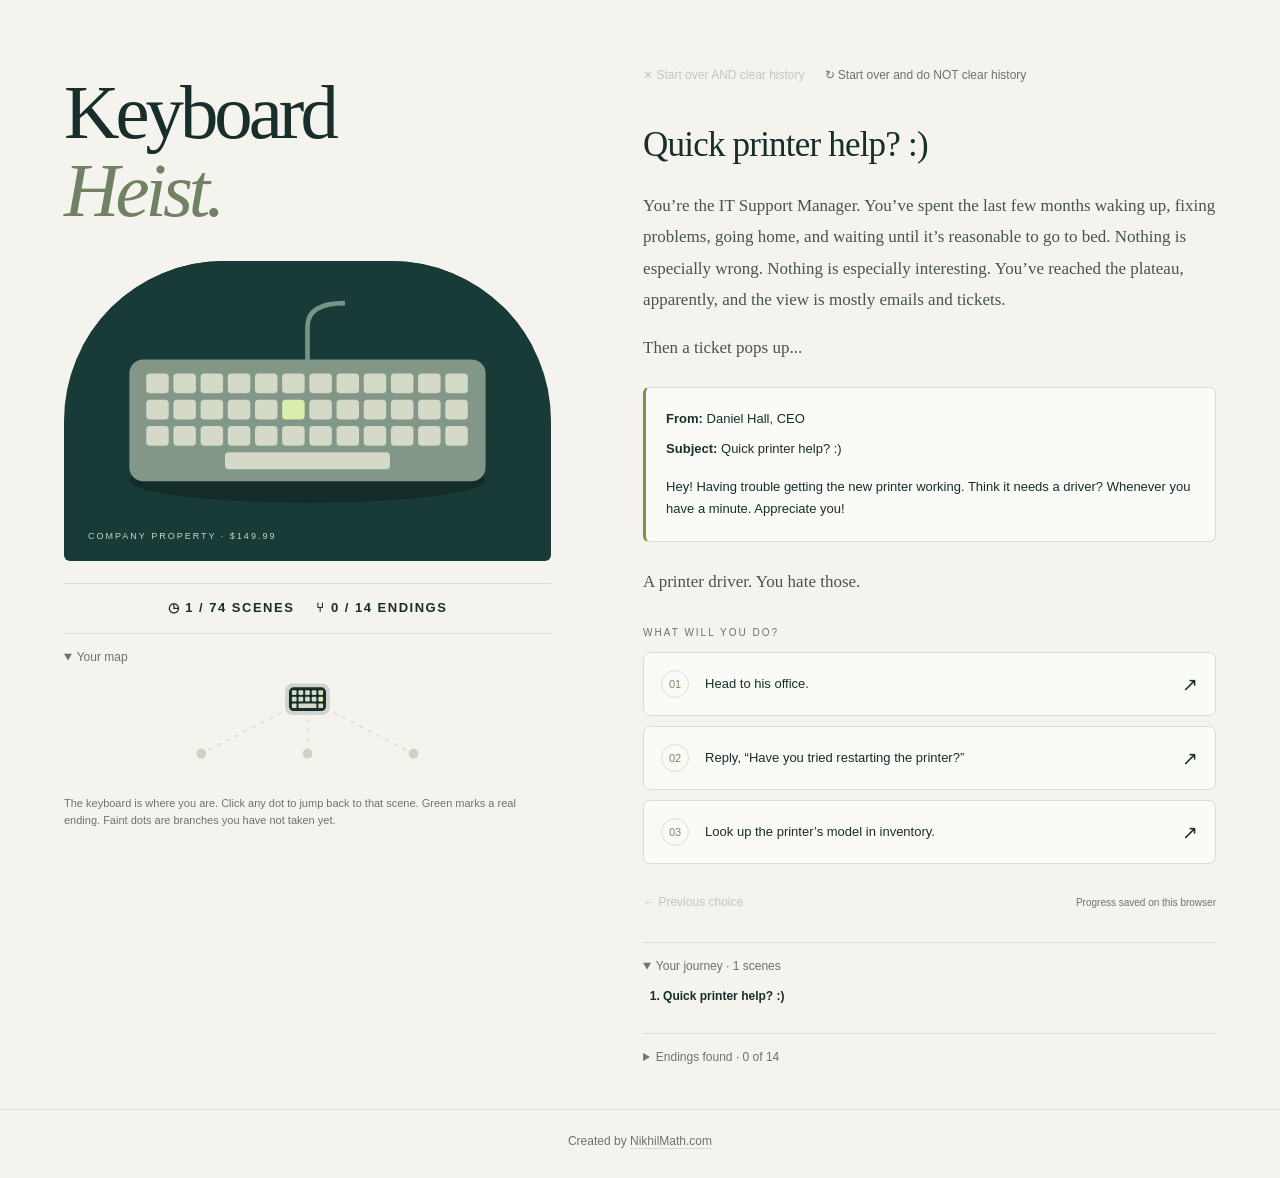
<file: index.html>
<!doctype html>
<html lang="en">
<head>
<meta charset="utf-8">
<meta name="viewport" content="width=device-width, initial-scale=1">
<meta name="theme-color" content="#142c29">
<title>Keyboard Heist: A comedy</title>
<meta name="description" content="Steal a keyboard just to feel something. An interactive comedy with fourteen endings.">
<meta property="og:type" content="website">
<meta property="og:site_name" content="Keyboard Heist">
<meta property="og:title" content="Keyboard Heist: A comedy">
<meta property="og:description" content="Steal a keyboard just to feel something. An interactive comedy with fourteen endings.">
<meta property="og:url" content="https://keyboardheist.com/">
<meta property="og:image" content="https://keyboardheist.com/og-image.jpg">
<meta property="og:image:type" content="image/jpeg">
<meta property="og:image:width" content="2400">
<meta property="og:image:height" content="1260">
<meta property="og:image:alt" content="Keyboard Heist">
<meta name="twitter:card" content="summary_large_image">
<meta name="twitter:title" content="Keyboard Heist: A comedy">
<meta name="twitter:description" content="Steal a keyboard just to feel something. An interactive comedy with fourteen endings.">
<meta name="twitter:image" content="https://keyboardheist.com/og-image.jpg">
<link rel="stylesheet" href="styles.css">
<link rel="icon" href="favicon.svg?v=2" type="image/svg+xml">
<link rel="icon" href="favicon.png?v=2" type="image/png" sizes="180x180">
<link rel="apple-touch-icon" href="apple-touch-icon.png?v=2">
</head>
<body>
<main>
<aside><h1 id="cover-title">Keyboard<br><em>Heist.</em></h1>
<div class="art" id="cover-art" role="img" aria-label="An ordinary office keyboard with one green key on a dark desk"><svg viewBox="0 0 480 320" xmlns="http://www.w3.org/2000/svg"><path fill="#193b37" d="M0 0h480v320H0z"/><ellipse cx="240" cy="234" rx="190" ry="24" fill="#142c29"/><path d="M240 110V70q0-25 40-25" fill="none" stroke="#789486" stroke-width="5"/><rect x="50" y="105" width="380" height="130" rx="15" fill="#829788"/><rect x="68" y="120" width="24" height="21" rx="4" fill="#d4d9c8"/><rect x="97" y="120" width="24" height="21" rx="4" fill="#d4d9c8"/><rect x="126" y="120" width="24" height="21" rx="4" fill="#d4d9c8"/><rect x="155" y="120" width="24" height="21" rx="4" fill="#d4d9c8"/><rect x="184" y="120" width="24" height="21" rx="4" fill="#d4d9c8"/><rect x="213" y="120" width="24" height="21" rx="4" fill="#d4d9c8"/><rect x="242" y="120" width="24" height="21" rx="4" fill="#d4d9c8"/><rect x="271" y="120" width="24" height="21" rx="4" fill="#d4d9c8"/><rect x="300" y="120" width="24" height="21" rx="4" fill="#d4d9c8"/><rect x="329" y="120" width="24" height="21" rx="4" fill="#d4d9c8"/><rect x="358" y="120" width="24" height="21" rx="4" fill="#d4d9c8"/><rect x="387" y="120" width="24" height="21" rx="4" fill="#d4d9c8"/><rect x="68" y="148" width="24" height="21" rx="4" fill="#d4d9c8"/><rect x="97" y="148" width="24" height="21" rx="4" fill="#d4d9c8"/><rect x="126" y="148" width="24" height="21" rx="4" fill="#d4d9c8"/><rect x="155" y="148" width="24" height="21" rx="4" fill="#d4d9c8"/><rect x="184" y="148" width="24" height="21" rx="4" fill="#d4d9c8"/><rect x="213" y="148" width="24" height="21" rx="4" fill="#d8eeaa"/><rect x="242" y="148" width="24" height="21" rx="4" fill="#d4d9c8"/><rect x="271" y="148" width="24" height="21" rx="4" fill="#d4d9c8"/><rect x="300" y="148" width="24" height="21" rx="4" fill="#d4d9c8"/><rect x="329" y="148" width="24" height="21" rx="4" fill="#d4d9c8"/><rect x="358" y="148" width="24" height="21" rx="4" fill="#d4d9c8"/><rect x="387" y="148" width="24" height="21" rx="4" fill="#d4d9c8"/><rect x="68" y="176" width="24" height="21" rx="4" fill="#d4d9c8"/><rect x="97" y="176" width="24" height="21" rx="4" fill="#d4d9c8"/><rect x="126" y="176" width="24" height="21" rx="4" fill="#d4d9c8"/><rect x="155" y="176" width="24" height="21" rx="4" fill="#d4d9c8"/><rect x="184" y="176" width="24" height="21" rx="4" fill="#d4d9c8"/><rect x="213" y="176" width="24" height="21" rx="4" fill="#d4d9c8"/><rect x="242" y="176" width="24" height="21" rx="4" fill="#d4d9c8"/><rect x="271" y="176" width="24" height="21" rx="4" fill="#d4d9c8"/><rect x="300" y="176" width="24" height="21" rx="4" fill="#d4d9c8"/><rect x="329" y="176" width="24" height="21" rx="4" fill="#d4d9c8"/><rect x="358" y="176" width="24" height="21" rx="4" fill="#d4d9c8"/><rect x="387" y="176" width="24" height="21" rx="4" fill="#d4d9c8"/><rect x="152" y="204" width="176" height="18" rx="4" fill="#d4d9c8"/></svg><span class="art-caption">COMPANY PROPERTY · $149.99</span></div>
<div class="art vignette" id="vignette-art" role="img" hidden></div>
<hr><div class="meta"><span id="scene-tally">◷ 74 SCENES</span><span id="ending-tally">⑂ 14 ENDINGS</span></div></aside>
<section class="reader" aria-label="Interactive story"><div class="toolbar"><div class="tools"><button class="text-button" id="clear">✕ Start over AND clear history</button><button class="text-button" id="restart">↻ Start over and do NOT clear history</button></div></div><div id="scene" class="scene"></div><div class="below"><button class="text-button" id="back">← Previous choice</button><span class="save" id="save" role="status"></span></div><div id="mobile-map-slot"></div><details open><summary>Your journey <span id="count"></span></summary><ol id="journey"></ol></details><details><summary>Endings found <span id="found-count"></span></summary><ul id="found-list"></ul><p class="still-hidden" id="still-hidden"></p></details><details id="dead-box"><summary>Dead ends found <span id="dead-count"></span></summary><ul id="dead-list"></ul><p class="still-hidden" id="dead-hidden"></p></details></section>
<details open id="map-box"><summary>Your map</summary><div id="map"></div><p class="map-key"><span class="key-earth">The keyboard is where you are.</span><span class="key-hell">The pitchfork is where you are. Red dots are Hell, and bright red marks a real ending down there.</span><span class="key-space">The rocket is where you are. Blue dots are the mission, and bright blue marks a real ending up there.</span> Click any dot to jump back to that scene. Green marks a real ending.<span id="key-dead"> Hollow dots are dead ends.</span> Faint dots are branches you have not taken yet.</p></details>
</main><footer>Created by <a href="https://nikhilmath.com" target="_blank" rel="noopener noreferrer">NikhilMath.com</a></footer><noscript>Enable JavaScript in your browser to play this adventure.</noscript>
<script>
// STORY DATA: write each destination scene before adding a choice that links to it.
// Scenes have choices, ending: true, or checkpoint: true for an explicitly unfinished branch.
const STORY = {
  "arrival": {
    "location": "4:46 p.m. · New ticket",
    "title": "Quick printer help? :)",
    "text": [
      "You’re the IT Support Manager. You’ve spent the last few months waking up, fixing problems, going home, and waiting until it’s reasonable to go to bed. Nothing is especially wrong. Nothing is especially interesting. You’ve reached the plateau, apparently, and the view is mostly emails and tickets.",
      "Then a ticket pops up..."
    ],
    "ticket": {
      "from": "Daniel Hall, CEO",
      "subject": "Quick printer help? :)",
      "body": "Hey! Having trouble getting the new printer working. Think it needs a driver? Whenever you have a minute. Appreciate you!"
    },
    "afterTicket": [
      "A printer driver. You hate those."
    ],
    "choices": [
      {
        "label": "Head to his office.",
        "hint": "Maybe walking somewhere will count as feeling something.",
        "next": "office"
      },
      {
        "label": "Reply, “Have you tried restarting the printer?”",
        "hint": "You deserve to ask. Once.",
        "next": "restart"
      },
      {
        "label": "Look up the printer’s model in inventory.",
        "hint": "There’s still a professional somewhere inside you.",
        "next": "printer_model"
      }
    ]
  },
  "office": {
    "location": "A few minutes later · Daniel’s office",
    "title": "Head to his office.",
    "text": [
      "Forty-three seconds to Daniel’s office. His door is open, because his door is always open.",
      "He looks up and his whole face reorganizes into welcome. “Hey! Gosh, thanks for coming down. Did you eat? I have a granola bar.”",
      "You did eat. You decline. He apologizes for the ticket, for the printer, for having a printer at all.",
      "There’s a Bible verse on a Post-it stuck to his monitor. A framed photo of his kids on the desk.",
      "He offers you his chair. His phone lights up. “Sorry, gotta grab this. Holler if you need anything.” He steps out. The door doesn’t quite close.",
      "You put your hands on the keyboard because your hands have to go somewhere.",
      "You type your name. It’s a nothing keyboard, the kind companies buy in bulk for executives. You type your name again.",
      "You’ve been typing on keyboards for twenty-two years. You have never noticed a keyboard before. You are noticing this keyboard.",
      "You type a whole sentence: “Something is wrong with me.” You backspace it. The backspace also feels wonderful.",
      "Daniel is still on the phone. Your hands are still on the keyboard. Whatever you came down here for, you’ve forgotten it."
    ],
    "choices": [
      {
        "label": "Take it. Right now.",
        "hint": "You could be out of the building in ninety seconds. Probably.",
        "next": "end_spare"
      },
      {
        "label": "Leave it. Come back for it later.",
        "hint": "You’d finish clean. You’d plan. That’s who you are.",
        "next": "plan"
      },
      {
        "label": "Stand up. Walk away. Never think about this again.",
        "hint": "Everyone would tell you it’s the correct choice.",
        "next": "walk_away"
      }
    ]
  },
  "plan": {
    "location": "That week · Home, then work",
    "title": "The plan",
    "text": [
      "You can’t stop thinking about the keyboard. Dinner, TV, the usual nothing. Except your fingers keep typing on the couch cushion.",
      "You look it up. Full-size. Black and gray. $149.99. Four and a half stars. One reviewer wrote, “It’s a keyboard.” You buy one.",
      "It arrives in a box big enough for a small pizza. You type your name at the kitchen table. Nothing. Same model, same clack. It has to be his. Some of his soul got into that one, or something. An x factor you cannot explain, and it draws you. Well. Now you have a decoy.",
      "You’re early the next morning. You open a spreadsheet. Column A: Daniel’s schedule. Column B: Things that could go wrong. It’s the most alive you’ve felt in months, and it’s a crime. Or it will be.",
      "IT can go anywhere. Nobody asks why. Daniel eats lunch at 12:15 and leaves his door open. Always. His assistant, Marcy, sits outside it and sees everything.",
      "Over her shoulder, her calendar: the company retreat, next Friday. Daniel brings his own keyboard to every offsite. She calls it “the founding keyboard.” He started the company on it. You want it before it leaves the building."
    ],
    "choices": [
      {
        "label": "Case the office.",
        "hint": "Professionally. You are a professional.",
        "next": "outage"
      },
      {
        "label": "Just ask him about it.",
        "hint": "Normal. He loves talking about his stuff.",
        "next": "ask"
      }
    ]
  },
  "outage": {
    "location": "Thursday · Then Friday, 10:03 a.m.",
    "title": "The outage",
    "text": [
      "Daniel leaves for a meeting. His office is empty. You make it to the doorway. Marcy looks up. You crouch and examine a cable that doesn’t exist. “Everything okay?” “Cable.” She nods. Cables are a thing.",
      "The next day, you take down the internet for “an emergency patch.” The building goes quiet, then loud. Ten people wander toward your desk holding their laptops like sick pets.",
      "Marcy, who lives in her inbox, comes down herself. You tell her it’ll be back in two minutes. She thanks you. She goes to the break room for a snack.",
      "You have two minutes. You walk into Daniel’s office. The keyboard is right there.",
      "Next to it, on paper, because the internet is down: his retreat packing list. “Keyboard” is underlined twice.",
      "He’ll pack it himself. If anything about it seems off, the first question will be who was in his office during the outage. That’s you."
    ],
    "choices": [
      {
        "label": "Back out. Think.",
        "hint": "You can’t steal it from a cabin in the woods.",
        "next": "grandmother"
      }
    ]
  },
  "grandmother": {
    "location": "Friday · Then Saturday, a coffee shop",
    "title": "The grandmother",
    "text": [
      "You can’t steal it at the retreat. A cabin in the woods, forty coworkers, nowhere to hide. And you’re not waiting until it comes back.",
      "The retreat has to be canceled. You can’t cancel it. Daniel can.",
      "Daniel hates leaving anyone out. Last year he canceled the retreat because one intern was allergic to the trees at the cabin.",
      "All you need is a reason you can’t go. A sick relative. You have a mother in Ohio, who is fine and picks up her phone. Or you could hire a grandmother.",
      "You post an ad: “Small family role. Elderly woman. $75/hour. No questions.” Three people reply. The first is a college student in a wig. They probably thought it was for a play. The second is a real grandmother, so old she doesn’t even know how to improvise a lie.",
      "The third introduces herself as Mrs. Cox. She reads the brief, asks about your childhood, and tears up. You haven’t told her anything yet."
    ],
    "choices": [
      {
        "label": "Hire Mrs. Cox.",
        "hint": "She’s far too good. That’s the point.",
        "next": "visit"
      },
      {
        "label": "Forget it. Use your mother in Ohio.",
        "hint": "She’s fine. She picks up her phone. That may be a problem.",
        "next": "end_mom"
      }
    ]
  },
  "visit": {
    "location": "Monday · Then a rented room",
    "title": "The visit",
    "text": [
      "You tell Daniel your grandmother is very sick and you can’t make the retreat. You look at the floor. You’re better at this than you should be.",
      "He puts a hand over his heart. “Then we’re not going. Nobody gets left out.” Then he asks where she is. He’d like to visit.",
      "Daniel arrives with flowers and a casserole. Mrs. Cox is propped up in a bed you rented by the hour. She knows your middle name. She knows your childhood dog’s name. You don’t remember telling her.",
      "Daniel takes her hand and prays. She squeezes back. She’s crying real tears. “You’re a good grandkid,” she says to you. She means it more than you can bear.",
      "He sends the email: “Family comes first. The retreat is canceled. Please keep our teammate’s grandmother in your prayers.” Marcy replies all with a heart. Forty people follow.",
      "The email went out an hour ago. Mrs. Cox is still on the clock, and so is the bed. She’s holding Daniel’s hand, asking if he’s eating enough. He’s telling her about his kids."
    ],
    "choices": [
      {
        "label": "Pay her and move on.",
        "hint": "Cash. No receipt.",
        "next": "audit"
      },
      {
        "label": "Let Mrs. Cox keep going.",
        "hint": "She’s getting attached. So is he.",
        "next": "end_method"
      }
    ]
  },
  "audit": {
    "location": "Thursday · New email",
    "title": "The audit",
    "text": [
      "You paid Mrs. Cox $150 in cash in a parking lot. She asked for a good review and left. The bed cost almost as much. Add the decoy, and you’ve spent three keyboards’ worth of money to steal one keyboard.",
      "Then, a new email, all staff: an asset audit. Every keyboard, every monitor, every stapler, scanned and logged.",
      "Every keyboard is tagged. Your decoy isn’t. The moment anyone scans it, it’s over. You have exactly one day.",
      "But put it on Daniel’s desk with a copy of his tag, and the audit will log it as his. After that, nobody will ever check it again."
    ],
    "choices": [
      {
        "label": "Make a tag.",
        "hint": "You’re in IT. You’re allowed a label printer.",
        "next": "swap"
      },
      {
        "label": "Skip it. Nobody checks.",
        "hint": "Nobody ever checks. Probably.",
        "next": "end_red"
      }
    ]
  },
  "swap": {
    "location": "11:02 p.m. · Then 11:18 a.m., Daniel’s office",
    "title": "The swap",
    "text": [
      "The supply closet. An asset tag is a barcode and a serial number. IT has the password to the asset list, so you look up Daniel’s keyboard and print its tag again, digit for digit. The night cleaner asks if you’re working late. “Inventory.” He does not ask about the barcode.",
      "You’d swap them tonight, but security locks Daniel’s office at six, and it’s the one door IT doesn’t have a key to. It will have to be tomorrow, in the middle of the audit.",
      "The auditor arrives at nine sharp with a scanner, a clipboard, and a face like an unopened envelope. He counts everything twice. He likes you. You’re the only one who answers his questions with numbers, which is worse.",
      "You give him the tour and save Daniel’s office for last. While he counts the staplers next door, you slip ahead.",
      "The office is empty. The decoy goes on the desk. The real keyboard goes on the chair, for a second, while you straighten the cable. Footsteps. The auditor is in the doorway, scanner up.",
      "He scans the keyboard on the desk. The forged tag beeps green. You have never been prouder of anything. “Well,” he says. He stops. He puts a hand to his chest. He starts to wheeze."
    ],
    "choices": [
      {
        "label": "Look at him.",
        "hint": "Really look.",
        "next": "choice"
      }
    ]
  },
  "choice": {
    "location": "11:19 a.m. · Daniel’s office",
    "title": "The choice",
    "text": [
      "He drops to one knee. His scanner clatters. He’s gasping like a man who’s run out of a word.",
      "The keyboard is on the chair behind you. He’s on the floor now. For one second, you look at the keyboard.",
      "You are shocked. Shocked that you looked at it at all. That it took you a whole second to look back at him. You feel guilty in a way you didn’t know you could.",
      "You grab the keyboard and run anyway. Down the hall, past a fern and a poster that says TEAMWORK. Something skitters under your shoe. You look down. It’s an inhaler.",
      "“Dang,” you say."
    ],
    "choices": [
      {
        "label": "Go back with the inhaler.",
        "hint": "The keyboard is coming with you.",
        "stamp": "virtue",
        "next": "lie"
      },
      {
        "label": "Keep running.",
        "hint": "He can’t be that sick. Right?",
        "stamp": "sin",
        "next": "end_running"
      }
    ]
  },
  "lie": {
    "location": "11:24 a.m. · Then that evening",
    "title": "The lie",
    "text": [
      "You slide back into the office on your knees. You press the inhaler into his hand. “You dropped this,” you say. “Ten seconds ago. I saw it.”",
      "He breathes. He breathes again. He nods, eyes wet. He believes you completely.",
      "He sits against the desk. He sees the keyboard in your arms. “Why did you grab the keyboard?” “I don’t know,” you say. “I wasn’t thinking about it. I just had it.”",
      "It’s almost true. He decides what it means. “You grabbed what was in your hands and you came back,” he says, like he’s explaining you to yourself. He assumes you would never have let him die over a keyboard. That lands harder than the inhaler.",
      "By evening, everyone knows about the inhaler. Nobody knows about the keyboard, which is in your bag. You should feel guilty. You do. You rationalize: the company wants happy employees. You are an employee. You are happy. Aren’t you?",
      "Your phone buzzes. Daniel: “Heard what you did today. Thank you. You saved a man’s life.”"
    ],
    "choices": [
      {
        "label": "Go home.",
        "hint": "You’ve been waiting for this for weeks.",
        "next": "end_plateau"
      }
    ]
  },
  "end_plateau": {
    "location": "Ending · Company property",
    "title": "The plateau",
    "ending": true,
    "text": [
      "You walk out with it in your bag. Past Marcy. Past the fern. Nobody stops you. Nobody checks. On Daniel’s desk, the decoy is already answering his emails. He hasn’t noticed. He never will.",
      "At home, you take it out of the bag and set it on the kitchen table. You plug it in. Nobody is cheering. The refrigerator hums.",
      "You type your name. It appears on the screen. It feels like a keyboard. It always did. What you felt in Daniel’s office was never the keyboard.",
      "You wait for the rest of it. The part where it was worth it. You give it a minute. You give it a week.",
      "That was the whole thing. That was all of it.",
      "Nothing is especially wrong. Nothing is especially interesting. You’ve reached the plateau, apparently, and the view is mostly emails and tickets."
    ],
    "prompt": "The end.",
    "finale": true,
    "name": "The plateau"
  },
  "end_spare": {
    "location": "The hallway · Then your desk, then his office",
    "title": "Take it. Right now.",
    "text": [
      "You pick it up. It weighs almost nothing. You walk out holding it in both hands, like a casserole.",
      "Daniel is in the hallway, phone already lowered. “Oh! What are you doing with that?”",
      "“It’s not working,” you say. “I’ll grab you a different one.”",
      "“Oh no, that happened before!” He’s delighted to help. “Just unplug the little receiver and plug it back in. Don’t even need to reset anything.”",
      "He takes it back to his desk and does it for you. It works. Of course it works. “Honestly, keep it! I’ve got a spare in a drawer.” He holds it out to you with both hands, receiver and all.",
      "It slips. It hits the floor. The space bar skates out into the hall. Something inside makes a small, final sound.",
      "Daniel looks at it. “Oh. Never mind. I’ll use the spare.”",
      "You go back to your desk, where your emails and tickets are waiting.",
      "You step away for coffee. When you come back, it’s on your desk, the space bar in a sandwich bag. A Post-it in Daniel’s handwriting: “Can you save him?”",
      "You’re IT. Broken things come to you. You open it up. One spring, knocked loose. You put it back. You click the space bar on. You could tell Daniel it’s dead and keep it. Nobody would ever know.",
      "You walk it back to his office instead. He plugs it in with a cable this time, “so he can’t get away again,” and offers you his chair to test it. You type your name. It still feels wonderful."
    ],
    "choices": [
      {
        "label": "Go home. Try not to think about it.",
        "hint": "You will anyway.",
        "next": "plan"
      }
    ]
  },
  "end_mom": {
    "location": "Monday · Daniel’s office, then six o’clock",
    "title": "Forget it. Use your mother in Ohio.",
    "text": [
      "You tell Daniel your mother is very sick. He is stricken. He is also thorough: he asks for her number, so he can pray with her.",
      "She picks up on the first ring. She is fine. She is also confused. Daniel prays for three minutes. She says “Amen,” because she is polite.",
      "She calls you back at six. “Who is Daniel and why is he so nice to me? Are you okay?”",
      "She’s coming for a long visit. She has already booked the flight. The keyboard is still on Daniel’s desk.",
      "Daniel cancels the retreat and tells you to take all the time you need. “Family comes first,” he says, with a hand over his heart."
    ],
    "choices": [
      {
        "label": "Pick her up at the airport.",
        "hint": "She sounded worried. Not about herself.",
        "next": "mom_lands"
      }
    ]
  },
  "mom_lands": {
    "location": "Two days later · The airport, then Ohio",
    "title": "Pick her up at the airport.",
    "space": true,
    "text": [
      "Your mom comes through arrivals with one carry-on. She looks at you for about two seconds. “Oh, honey,” she says. “You’re bored.”",
      "You tell her everything, right there by baggage claim: Daniel, the keyboard, the decoy, the grandmother you almost hired. She doesn’t look shocked. She looks interested.",
      "“I’ve been bored since I retired,” she says. “Nothing’s especially wrong. Nothing’s especially interesting.” So it runs in the family.",
      "The long visit lasts forty minutes. She has already bought you a seat on her flight home.",
      "That night, in her kitchen in Ohio, she tells you about the moon rock at the Armstrong Air & Space Museum in Wapakoneta, half an hour away. A real piece of the Moon, from Apollo 11. She first saw it on a school trip when she was eight. She has wanted it ever since.",
      "“You’ve got a plan for a keyboard,” she says. “Make one for a rock.”"
    ],
    "choices": [
      {
        "label": "Go in with a school field trip.",
        "hint": "Nobody counts the chaperones.",
        "next": "field_trip"
      },
      {
        "label": "Go in at closing time.",
        "hint": "Your mom knows the guard. Your mom knows everybody.",
        "next": "closing_time"
      }
    ]
  },
  "field_trip": {
    "location": "Thursday · The Armstrong Air & Space Museum",
    "title": "Go in with a school field trip.",
    "space": true,
    "text": [
      "Your mom signs you both up to chaperone a fourth-grade field trip. Nobody checks. Nobody ever checks the chaperones.",
      "Thirty kids hit the museum at once. One tries to climb into a space capsule. Two start crying. The guard runs toward the crying.",
      "Your mom swaps the moon rock for a rock from her garden. Same size. Same gray. She practiced on the kitchen table. You know a decoy when you see one.",
      "On the bus home, a fourth grader asks what’s in her purse. “A rock,” she says. It’s true."
    ],
    "choices": [
      {
        "label": "Get it home.",
        "hint": "Act natural. You’re a chaperone.",
        "next": "moon_rock"
      }
    ]
  },
  "closing_time": {
    "location": "Thursday · The museum, at closing",
    "title": "Go in at closing time.",
    "space": true,
    "text": [
      "At 4:55 you’re in the museum, studying a spacesuit very hard. At five, the lights dim.",
      "The guard knows your mom. She asks about his grandkids. He gets out his phone. She says “Oh, look at him” forty-one times.",
      "You have the whole museum to yourself. You lift the glass and pick up the Moon. Somehow you thought it would be heavier. Your mom sets a rock from her garden in its place.",
      "On the way out, your mom hugs the guard. He tells her to come back soon. She says she will. She probably will."
    ],
    "choices": [
      {
        "label": "Get it home.",
        "hint": "Drive the speed limit. Exactly the speed limit.",
        "next": "moon_rock"
      }
    ]
  },
  "moon_rock": {
    "location": "That night · Your mom’s kitchen",
    "title": "The rock",
    "space": true,
    "text": [
      "The moon rock sits on your mom’s kitchen table, next to the salt. You both look at it for a long time. “It’s a rock,” she says. You know this feeling. You paid $149.99 for it once.",
      "On the TV in the next room, Artemis II launches from Florida in nine days: four astronauts, once around the Moon and home. The camera tours the capsule. Strapped to the wall with Velcro is a keyboard.",
      "Everything NASA buys is the best one ever made, tested past the point of reason. That is the best keyboard on or off the planet.",
      "Your mom turns the TV up. “They don’t keep the good stuff in Ohio,” she says, and drops the moon rock in her purse. It goes where she goes now.",
      "You started with a CEO. Now it’s the government. Out of habit, you check the IT contract boards. Kennedy Space Center has posted a printer-driver ticket."
    ],
    "choices": [
      {
        "label": "Take the printer-driver ticket.",
        "hint": "The task you hate most. Nobody on Earth wants it.",
        "next": "printer_kennedy"
      },
      {
        "label": "Hide in the rocket’s cargo.",
        "hint": "Two crates marked “Crew supplies.” Close enough.",
        "next": "crew_supplies"
      }
    ]
  },
  "printer_kennedy": {
    "location": "A week later · Kennedy Space Center",
    "title": "Take the printer-driver ticket.",
    "space": true,
    "text": [
      "“Printer won’t print. Crew building. Urgent.” Every IT person in Florida has scrolled past it. You take it. You fly down with your mom, who is listed as your assistant and has packed sandwiches.",
      "It’s the worst printer driver you have ever installed. It takes four hours. For the first time in your career, you don’t hate it.",
      "The printer prints the crew’s checklists. Everyone thanks you. Nobody takes back your badge.",
      "IT can go anywhere. Nobody asks why. Not even at NASA. On launch morning, nobody asks why you and your mom are in the capsule, either."
    ],
    "choices": [
      {
        "label": "Find somewhere to hide.",
        "hint": "Behind the seats. Very still. Very small.",
        "next": "liftoff"
      }
    ]
  },
  "crew_supplies": {
    "location": "A week later · Kennedy Space Center",
    "title": "Hide in the rocket’s cargo.",
    "space": true,
    "text": [
      "At NASA’s research center in Cleveland, two crates are marked “Crew supplies.” You and your mom are crew supplies now. She packs sandwiches.",
      "A forklift lifts you. A truck drives you somewhere flat and hot. An elevator goes up for a very long time.",
      "Hours later, you lift the lid an inch. You’re inside the capsule. Next to you, your mom’s lid lifts an inch too.",
      "Four astronauts climb in and strap down. Nobody checks the crew supplies. Somewhere far below, someone starts a countdown."
    ],
    "choices": [
      {
        "label": "Stay very still.",
        "hint": "You’re crew supplies. Act like it.",
        "next": "liftoff"
      }
    ]
  },
  "liftoff": {
    "location": "Launch day · Orion",
    "title": "Liftoff",
    "space": true,
    "text": [
      "Zero. The whole world shakes for eight minutes. Somewhere in the dark, your mom finds your hand and holds it the entire time. You haven’t held her hand since you were nine.",
      "Then it goes quiet. A pen floats past your face. Then one of your mom’s sandwiches.",
      "The astronauts find you about an hour later. There’s a lot of language. The commander calls Houston, and Houston is quiet for a very long time.",
      "You can’t turn a moon rocket around. They give you a corner, two straps and one rule: don’t touch anything.",
      "It takes five days to reach the Moon. The keyboard is on the wall the whole way, six feet from you."
    ],
    "choices": [
      {
        "label": "Wait until they sleep.",
        "hint": "Even astronauts sleep. Eventually.",
        "next": "lights_out"
      },
      {
        "label": "Let your mom distract them.",
        "hint": "She has questions. So many questions.",
        "next": "mom_tour"
      }
    ]
  },
  "lights_out": {
    "location": "The night before the Moon · Orion",
    "title": "Wait until they sleep.",
    "space": true,
    "text": [
      "Astronauts sleep in bags strapped to the walls. You wait until all four are breathing slowly. Your mom gives you a thumbs-up.",
      "You push off toward the keyboard. You push off a little too hard.",
      "You sail past it, spin, and kick the toilet. Something behind its panel makes a noise like a blender eating a spoon. Then it makes no noise at all.",
      "You peel the keyboard off the wall. Velcro is very loud at night. The lights come on."
    ],
    "choices": [
      {
        "label": "Hide it behind your back.",
        "hint": "In a capsule this small.",
        "next": "toilet"
      }
    ]
  },
  "mom_tour": {
    "location": "The day before the Moon · Orion",
    "title": "Let your mom distract them.",
    "space": true,
    "text": [
      "Your mom has questions. How do you sleep? How do you eat? How does the bathroom work?",
      "The astronauts are polite, because she is. They give her a tour of the toilet. She asks what one button does. All four of them say “Don’t.”",
      "She has already pressed it. The toilet makes a noise like a blender eating a spoon. Then it makes no noise at all.",
      "While everyone stares at the toilet, you peel the keyboard off the wall. Velcro is very loud. Nobody hears it."
    ],
    "choices": [
      {
        "label": "Hide it behind your back.",
        "hint": "Act casual. In zero gravity.",
        "next": "toilet"
      }
    ]
  },
  "toilet": {
    "location": "Day five · Orion, near the Moon",
    "title": "The toilet",
    "space": true,
    "text": [
      "The toilet is broken. It cost twenty-three million dollars. Its fan is jammed. Nobody says whose fault it is. Nobody has to.",
      "Houston says it will still take one kind of business. Not the other kind. Four astronauts look at you. It’s a long way home.",
      "The keyboard is behind your back. Your mom is looking at a small hatch you never noticed before. A label on it says ESCAPE POD. It isn’t in any of the brochures.",
      "You’re IT. Broken things come to you."
    ],
    "choices": [
      {
        "label": "Grab your mom. Take the escape pod.",
        "hint": "Keyboard and all. Somebody else can fix the toilet.",
        "next": "escape_pod"
      },
      {
        "label": "Put the keyboard back. Fix the toilet.",
        "hint": "It’s a ticket. You know what to do with tickets.",
        "next": "far_side"
      }
    ]
  },
  "escape_pod": {
    "location": "Day five · The escape pod, then Lake Erie",
    "title": "Grab your mom. Take the escape pod.",
    "space": true,
    "text": [
      "The escape pod has two seats, one parachute and no instructions.",
      "Your mom leaves the moon rock on the commander’s seat with a note: “Sorry about the toilet.” It’s closer to home up here anyway. Then she climbs in.",
      "The pod swings once around the Moon and falls toward Earth. The keyboard is in your lap. Your mom is laughing. You realize you are too.",
      "Three days later, you splash down in Lake Erie. A fishing boat picks you up. The captain doesn’t ask. Ohio doesn’t ask."
    ],
    "choices": [
      {
        "label": "Take it home.",
        "hint": "The keyboard. And your mom.",
        "next": "spice"
      }
    ]
  },
  "spice": {
    "location": "Ending · Your mom’s kitchen",
    "title": "Take it home.",
    "space": true,
    "ending": true,
    "text": [
      "Your mom’s computer is older than some of your coworkers. The keyboard that went around the Moon plugs right in.",
      "She types her bingo newsletter on it. You type your name. It feels wonderful. You’re pretty sure it isn’t the keyboard.",
      "She reads the newsletter out loud, doing voices. You laugh until you have to sit on the floor. The refrigerator hums. Nobody minds.",
      "Daniel texts to ask how your mother is doing. “Better,” you write back. “So am I.”",
      "You didn’t need a keyboard. You needed a little spice."
    ],
    "prompt": "The end.",
    "finale": true,
    "name": "A little spice"
  },
  "far_side": {
    "location": "Ending · Behind the Moon",
    "title": "Put the keyboard back. Fix the toilet.",
    "space": true,
    "ending": true,
    "text": [
      "You Velcro the keyboard back to the wall. Then you take the panel off the toilet.",
      "Houston talks you through it. Something small is jammed in the fan. You don’t ask what. You get it out. The fan spins. Nobody shakes your hand. Everybody thanks you.",
      "That night, the capsule swings behind the Moon. There’s no signal back there. No Houston. No Daniel. No emails. No tickets.",
      "Your mom holds the moon rock up to the window, right next to the Moon. “Look,” she says. “It’s home.”",
      "Nothing is especially wrong. Everything is especially interesting."
    ],
    "prompt": "The end.",
    "finale": true,
    "name": "The far side"
  },
  "end_method": {
    "location": "Ending · Method",
    "title": "Let Mrs. Cox keep going.",
    "ending": true,
    "finale": true,
    "prompt": "The end.",
    "text": [
      "You let Mrs. Cox keep going. She is not a woman who stops. She tells Daniel he reminds her of her late husband, Walter.",
      "By Friday, Daniel has given her the guest room. By Monday, she is at the all-hands, taking notes.",
      "She catches your eye across the conference table and mouths: “You owe me.” She is not wrong.",
      "She’s at Daniel’s side every day now. Nobody knows she’s hired help except you. You never get near the keyboard again.",
      "You pay her back every Sunday: dinner at Daniel’s, six o’clock, and you bring dessert. She introduces you as her grandkid. Daniel’s kids call you cousin.",
      "You came for a keyboard. You got a grandmother."
    ],
    "name": "Method"
  },
  "end_red": {
    "location": "Ending · Asset not found",
    "title": "Skip it. Nobody checks.",
    "ending": true,
    "finale": true,
    "prompt": "The end.",
    "text": [
      "You skip the tag. You do the swap at lunch. Nobody checks, you tell yourself.",
      "The auditor checks. He scans the keyboard on Daniel’s desk. It beeps once. Red. “Asset not found,” says the scanner, very calmly.",
      "He looks at the keyboard. He looks at you. He has seen this before, and he is sad about it. He calls Daniel in.",
      "Daniel arrives holding a granola bar. He looks at the keyboard, then at you. He is heartbroken. “I would’ve given you anything.” You are asked to leave. The real keyboard was in your bag the whole time. It feels like nothing.",
      "Daniel doesn’t ask for it back.",
      "The audit report goes out to all staff. Under IT Support Manager, it says: Asset not found."
    ],
    "name": "Asset not found"
  },
  "end_running": {
    "location": "11:20 a.m. · The stairwell, then lower",
    "title": "Keep running.",
    "hell": true,
    "text": [
      "You keep running. Past Marcy and her granola bar. Down the stairs: lobby, basement, B2, which the building doesn’t have. B9. It gets warm. Then very warm.",
      "At the bottom, a sign: WELCOME TO HELL, PLEASE TAKE A NUMBER. A demon at the front desk prints you a lanyard. “You’re early. Most people die first. The auditor will be fine, by the way. You didn’t know that when you ran.”",
      "“Bring the keyboard. Orientation is at nine. And yes, the running is already on your record.”"
    ],
    "choices": [
      {
        "label": "Sign in. Keep the keyboard.",
        "hint": "Everyone brings something. You brought someone else’s.",
        "stamp": "sin",
        "next": "hell_orientation"
      },
      {
        "label": "Run back up and face it.",
        "hint": "Up has to be somewhere. So does everything you ran from.",
        "stamp": "virtue",
        "next": "hell_upstairs"
      }
    ]
  },
  "hell_upstairs": {
    "location": "Ending · Not the hero",
    "title": "Run back up and face it.",
    "hell": true,
    "ending": true,
    "text": [
      "You run back up, past the B2 that doesn’t exist, and come out by the fern at 8:59 the next morning. The auditor is fine. He’s also very clear about who ran.",
      "HR is waiting. Daniel looks so disappointed you almost feel something. Security takes the keyboard and walks you out.",
      "You went back to face it. You’re just a day late, and nobody up here gives points for that."
    ],
    "prompt": "The end.",
    "finale": true,
    "name": "Not the hero"
  },
  "hell_orientation": {
    "location": "Day one · Orientation, Conference Room B",
    "title": "Orientation",
    "hell": true,
    "text": [
      "Orientation: no windows, a hum someone chose on purpose, deviled eggs. Compliance counts the chairs twice and opens a file with your name on it.",
      "The demon who brought the eggs is so happy you’re here their tail wags. The nicest demon in Hell, everyone says, a little tiredly. The nice demon hands you their pitchfork during the safety video. “Get a feel for what it’s like. People are always curious.”",
      "The handle is warm. The balance is perfect. You poke the air, and the air seems grateful. The keyboard under your other arm feels like nothing now. Uh oh."
    ],
    "choices": [
      {
        "label": "Steal it. Walk out.",
        "hint": "Nobody stops someone who looks busy.",
        "stamp": "sin",
        "next": "hell_grab"
      },
      {
        "label": "Hand it back. Smile.",
        "hint": "It isn’t yours.",
        "stamp": "virtue",
        "next": "hell_plan"
      }
    ]
  },
  "hell_grab": {
    "location": "Day one · Then that night",
    "title": "Steal it. Walk out.",
    "hell": true,
    "text": [
      "The nice demon starts organizing the deviled eggs and turns their back to you. You walk out of the safety video holding the pitchfork, like you have somewhere to be. Nobody stops you.",
      "That night, you watch Compliance count the assets. You hid the pitchfork where nobody will find it, and you’re curious what will happen. One pitchfork is missing. The nice demon pats every pocket twice. “Losing an implement is a transfer offense,” Compliance says. “Up. Middle management. Ohio.” The nice demon has until morning.",
      "It never crosses their mind to ask you."
    ],
    "choices": [
      {
        "label": "Say nothing. Let them take the fall.",
        "hint": "They’ll be fine in Ohio. Probably.",
        "stamp": "sin",
        "next": "hell_quiet"
      },
      {
        "label": "Give it back before morning.",
        "hint": "Walk it over. Hope nobody asks why you had it.",
        "stamp": "virtue",
        "next": "hell_committee"
      }
    ]
  },
  "hell_committee": {
    "location": "Day two · Then every Tuesday",
    "title": "Give it back before morning.",
    "hell": true,
    "text": [
      "You walk it back before morning. The nice demon lights up so hard their tail knocks over a chair. “You were testing it? For the Pitchfork Safety Committee? Nobody ever volunteers!”",
      "Compliance has already written your name down. The committee meets every Tuesday, forever. Somebody has to take the minutes. It’s you. It will always be you."
    ],
    "choices": [
      {
        "label": "Take the minutes.",
        "hint": "Forever is a long meeting.",
        "next": "hell_plateau"
      }
    ]
  },
  "hell_quiet": {
    "location": "Day two · Then day three",
    "title": "Say nothing. Let them take the fall.",
    "hell": true,
    "text": [
      "You say nothing. You’re better at this than you should be.",
      "In the morning, the nice demon packs a mug that says WORLD’S OKAYEST DEMON and hugs you goodbye. It takes a while. They mean it.",
      "The pitchfork is yours now, unofficially. Every night you hide it from the count. It won’t be yours for real unless somebody signs it over."
    ],
    "choices": [
      {
        "label": "Make a deal with the Devil.",
        "hint": "He’s right there on the org chart.",
        "stamp": "sin",
        "next": "hell_devil"
      },
      {
        "label": "Confess on Form 666. Bring them back.",
        "hint": "There’s always a form. Even for this.",
        "stamp": "virtue",
        "next": "hell_form"
      }
    ]
  },
  "hell_form": {
    "location": "Day three · Then forever",
    "title": "Confess on Form 666. Bring them back.",
    "hell": true,
    "text": [
      "At Requisitions, window 4, a demon slides you Form 666: Request for Reinstatement (Pronged). Nine hundred pages. Page one asks for your printer model.",
      "Section 400 asks why, in a box the size of a stamp. You write “x factor.” You erase it. You write “I took it.”",
      "Window 4 stamps it PENDING. It will be pending for as long as Hell has windows."
    ],
    "choices": [
      {
        "label": "Wait.",
        "hint": "It’s pending.",
        "next": "hell_plateau"
      }
    ]
  },
  "hell_devil": {
    "location": "Day four · The corner office",
    "title": "The corner office",
    "hell": true,
    "text": [
      "The Devil’s door is always open. You ask him to sign the pitchfork over to you, for keeps. Your soul in exchange, if that’s still how it works.",
      "He scrolls through your soul for a long time. “I don’t want it,” he says, not unkindly. “It’s all just emails and tickets.” His eyes drift to the keyboard under your arm."
    ],
    "choices": [
      {
        "label": "Trade him the keyboard.",
        "hint": "It was never yours to trade. That never stopped you.",
        "stamp": "sin",
        "next": "hell_job"
      },
      {
        "label": "Don’t trade Daniel’s keyboard. Walk out.",
        "hint": "Some things you don’t trade, even here.",
        "stamp": "virtue",
        "next": "hell_plateau"
      }
    ]
  },
  "hell_job": {
    "location": "Ending · Driver unavailable",
    "title": "Trade him the keyboard.",
    "hell": true,
    "ending": true,
    "text": [
      "The Devil types his name on Daniel’s keyboard. Then again. “Oh,” he says. “Oh, I see.” He signs before you can change your mind.",
      "A pitchfork given for keeps comes with its owner’s job. It’s in the bylaws. A headset arrives from Ohio with a note: “Gosh! First vacation since the Bronze Age!”",
      "Your desk faces a wall of monitors. On every one, an IT Support Manager is reading “Driver unavailable.” You tap a key with the pitchfork. A printer in Tulsa stops working.",
      "You hate printer drivers, and you are extraordinary at this. You just weren’t expecting to do it for the rest of your life."
    ],
    "prompt": "The end.",
    "finale": true,
    "name": "Driver unavailable"
  },
  "hell_plateau": {
    "location": "Ending · Hell property",
    "title": "The lower plateau",
    "hell": true,
    "ending": true,
    "text": [
      "One good deed, a little late. Down here, that counts for exactly nothing. Nobody is cheering. The Lake of Fire hums.",
      "You get a cubicle and a lot of Tuesdays. Daniel’s keyboard is in the bottom drawer. Somewhere, a pitchfork leans against a wall. It feels like a pitchfork. It always did. What you felt at orientation was never the pitchfork.",
      "You wait for the rest of it. You give it a thousand years.",
      "Nothing is especially wrong. Nothing is especially interesting. You’ve reached the plateau again, a little lower this time, and the view is mostly the Lake of Fire."
    ],
    "prompt": "The end.",
    "finale": true,
    "name": "The lower plateau"
  },
  "hell_plan": {
    "location": "Days two through nine · Your cubicle",
    "title": "The plan, again",
    "hell": true,
    "text": [
      "Hell gives you a cubicle. You can’t stop thinking about the pitchfork.",
      "There’s a bin of spares by the elevator. You take one and poke the air. Nothing. It has to be theirs. Well. Now you have a decoy.",
      "Every day at three, the nice demon leans their pitchfork on a table at the Torment Huddle to hug people. Every night, Compliance counts."
    ],
    "choices": [
      {
        "label": "Swap it at the huddle. Hide the real one in the Lake of Fire.",
        "hint": "Fish it out after the count. Nobody looks in the Lake of Fire. Probably.",
        "stamp": "sin",
        "next": "hell_lake"
      },
      {
        "label": "Just ask for it.",
        "hint": "They’re the nicest demon in Hell. It might work.",
        "stamp": "virtue",
        "next": "hell_ask"
      }
    ]
  },
  "hell_lake": {
    "location": "Day ten · Then that night",
    "title": "Swap it at the huddle. Hide the real one in the Lake of Fire.",
    "hell": true,
    "text": [
      "You swap them at the huddle, on hug four, and drop the real one in the Lake of Fire until the count is over.",
      "The count goes by serial number. Your decoy doesn’t have one. Everyone goes looking. Pitchforks are fireproof. So, it turns out, are lanyards. Yours caught on the prongs. It’s floating face up, with your photo.",
      "Compliance writes you up and assigns you to Lost and Found, until further notice. In Hell, there is no further notice."
    ],
    "choices": [
      {
        "label": "Report to Lost and Found.",
        "hint": "Bring a towel. It’s by a lake.",
        "next": "hell_lost"
      }
    ]
  },
  "hell_ask": {
    "location": "Day ten · By the deviled eggs",
    "title": "Just ask for it.",
    "hell": true,
    "text": [
      "You just ask. It’s the most honest you’ve been in weeks. The nice demon lights up. “Of course! Gosh! Let me check something.”",
      "They come back slower. “Whoever a demon gives their pitchfork to, for keeps, does that demon’s job. It’s in the bylaws. My job is to break printer drivers. Every driver that won’t install, anywhere.”",
      "Gives, you notice. The bylaws don’t say anything about taking."
    ],
    "choices": [
      {
        "label": "Say no thanks. Steal it at the huddle.",
        "hint": "Nobody gives it to you, nobody gives you the job.",
        "stamp": "sin",
        "next": "hell_count"
      },
      {
        "label": "Say no thanks. Let them keep it.",
        "hint": "It’s theirs. It was always theirs.",
        "stamp": "virtue",
        "next": "hell_offer"
      }
    ]
  },
  "hell_count": {
    "location": "Day ten · Then that night",
    "title": "Say no thanks. Steal it at the huddle.",
    "hell": true,
    "text": [
      "The count goes by serial number, so you scratch one into the decoy: theirs, digit for digit. You’ve done this before.",
      "At the huddle, the nice demon hugs forty demons, one at a time. On hug forty, you swap. You walk away at a normal speed, which is the hardest thing you’ve ever done.",
      "The decoy passes. Then the nice demon looks at it. “This isn’t mine. It doesn’t feel like mine.” Compliance: “Transfer offense. Up. Middle management. Ohio.”",
      "The nice demon hugs you goodbye. You have the thing you wanted, and nobody left to show it to.",
      "That night, you poke the air with it. Nothing. It felt perfect when it was theirs. Now it’s just a pitchfork. If they ever come back for it, they’ll know where to look."
    ],
    "choices": [
      {
        "label": "Take the pitchfork to Lost and Found.",
        "hint": "Somebody should have it. It isn’t you.",
        "next": "hell_lost"
      }
    ]
  },
  "hell_offer": {
    "location": "Day eleven · The corner office",
    "title": "The Devil’s offer",
    "hell": true,
    "text": [
      "The next morning, the Devil calls you in. “I hear you asked. Nobody asks.” He’s holding the nice demon’s pitchfork. “Yours, no job attached. I wrote the bylaws. I can skip a page.”",
      "They’ll get a new one, he says. He doesn’t want your soul. He’s seen it, and it’s mostly emails and tickets. His eyes drift to the keyboard under your arm."
    ],
    "choices": [
      {
        "label": "Trade him Daniel’s keyboard.",
        "hint": "It was the most important thing in your life last week.",
        "stamp": "sin",
        "next": "hell_trade"
      },
      {
        "label": "Say no. Give it all back.",
        "hint": "It isn’t yours to take. Neither is the keyboard.",
        "stamp": "virtue",
        "next": "hell_truth"
      }
    ]
  },
  "hell_trade": {
    "location": "Day eleven · Then lunch",
    "title": "Trade him Daniel’s keyboard.",
    "hell": true,
    "text": [
      "The Devil types his name on Daniel’s keyboard. Then again. “Oh,” he says. “Oh, I see.”",
      "By lunch, the pitchfork is yours, fair and square, with a receipt. You poke the air. Nothing. It only ever felt like something when it wasn’t yours.",
      "Through the open door, the Devil is still typing his name. You stand in the hallway, listening to someone else be happy.",
      "You don’t want the pitchfork. The nice demon already has a new one. In Hell, things nobody wants end up at Lost and Found."
    ],
    "choices": [
      {
        "label": "Drop the pitchfork at Lost and Found.",
        "hint": "Maybe it feels like something to somebody else.",
        "next": "hell_lost"
      }
    ]
  },
  "hell_lost": {
    "location": "Ending · Lost and Found, by the Lake of Fire",
    "title": "Lost and Found",
    "hell": true,
    "ending": true,
    "text": [
      "Lost and Found is a folding table at the edge of the Lake of Fire. Everything Hell loses ends up here eventually. Car keys. Left socks. A pitchfork nobody claims.",
      "You sort the socks by size. You alphabetize the umbrellas. Somehow, you work here now.",
      "Nobody ever comes to claim anything, including you."
    ],
    "prompt": "The end.",
    "finale": true,
    "name": "Lost and found"
  },
  "hell_truth": {
    "location": "Day eleven · Then the express elevator",
    "title": "Say no. Give it all back.",
    "hell": true,
    "text": [
      "“No,” you say. “It’s theirs.” You hold up the keyboard. “And this isn’t mine. I stole it from a very nice man, then left another man on the floor.”",
      "Nobody has ever turned the Devil down to give something back. There isn’t a form for it. The front desk calls: too good for Hell. They send you up the express elevator, keyboard and all.",
      "On your way out, the Devil hands the pitchfork back to the nice demon. They hug it. Then they hug you. It takes a while."
    ],
    "choices": [
      {
        "label": "Get in the elevator.",
        "hint": "It only goes one direction for you now.",
        "next": "hell_return"
      }
    ]
  },
  "hell_return": {
    "location": "11:19 a.m. · The hallway",
    "title": "Return to sender",
    "hell": true,
    "text": [
      "The elevator has one button. The doors open next to the fern. The clock says 11:19, the minute you ran. Up here, none of it has happened yet.",
      "The keyboard is in your arms. The inhaler is under your shoe. Somewhere behind you, a man is wheezing."
    ],
    "choices": [
      {
        "label": "Go back with the inhaler.",
        "hint": "You said you’d give it all back. Start with this.",
        "next": "lie"
      },
      {
        "label": "Give back the inhaler. Then the keyboard.",
        "hint": "You said you’d give it all back. You meant all of it.",
        "next": "hell_own_keyboard"
      }
    ]
  },
  "hell_own_keyboard": {
    "location": "Ending · Your own keyboard",
    "title": "Give back the inhaler. Then the keyboard.",
    "hell": true,
    "text": [
      "You slide back into the office on your knees and press the inhaler into the auditor’s hand. While he breathes, you set the real keyboard back on Daniel’s desk and slip the decoy into your bag. Nobody sees. Nobody ever will.",
      "That night, at the kitchen table, you type your name on the decoy. It feels like a keyboard. It always did.",
      "But Daniel started a company on his. Some of his soul got into it, and that’s what you wanted to steal. Nobody has put anything into this one yet.",
      "So you’ll make something on it. You don’t know what. Something with enough of you in it that one day, somebody will want to steal it.",
      "You type a second line. Nobody asked for it. That’s the point."
    ],
    "ending": true,
    "prompt": "The end.",
    "finale": true,
    "name": "Your own keyboard"
  },
  "restart": {
    "location": "4:47 p.m. · Your inbox",
    "title": "Have you tried restarting the printer?",
    "text": [
      "Daniel replies in eleven seconds. “Oh! Good idea!” A minute later: “That worked!! You’re a genius. Appreciate you!”",
      "The ticket closes at 4:49 p.m. It took no skill at all.",
      "Then, a second email, all staff: “Please join me Friday at 3 p.m. in congratulating our IT Support Manager, Employee of the Month! There will be granola bars.”",
      "You have never won anything. You have never wanted to."
    ],
    "choices": [
      {
        "label": "Go to the ceremony.",
        "hint": "There will be granola bars.",
        "next": "ceremony"
      },
      {
        "label": "Call in sick Friday.",
        "hint": "Awards are just attention with a plaque.",
        "next": "end_sick"
      }
    ]
  },
  "ceremony": {
    "location": "Friday · 3:00 p.m. · The all-hands",
    "title": "The ceremony",
    "text": [
      "Forty people clap. Marcy, Daniel’s assistant, made a banner. It says CONGRATULATIONS, ROB. Your name is not Rob.",
      "Daniel hands you a plaque and a granola bar. “Would you like to say a few words?”",
      "The whole room is looking at you with its whole face. It’s the most attention you’ve had in years. You wait to feel it."
    ],
    "choices": [
      {
        "label": "Say a few words.",
        "hint": "Say something true. It might be funny.",
        "next": "end_speech"
      },
      {
        "label": "Say “thank you” and sit down.",
        "hint": "Safe. Quiet. Familiar.",
        "next": "lemon"
      }
    ]
  },
  "end_sick": {
    "location": "Friday · Then Monday",
    "title": "Call in sick Friday.",
    "text": [
      "You call in sick. Daniel sends soup. Forty people sign a card. Marcy, Daniel’s assistant, brings the plaque to your apartment herself and stays for an hour to tell you about her cat.",
      "You have never been so celebrated. You have never been so bored.",
      "On Monday, the plaque is on your desk and the soup is in your fridge. Somebody should say thank you."
    ],
    "choices": [
      {
        "label": "Go thank Daniel for the soup.",
        "hint": "Manners. That’s all this is.",
        "next": "office"
      }
    ]
  },
  "end_speech": {
    "location": "Friday · 3:10 p.m. · The all-hands",
    "title": "Say a few words.",
    "text": [
      "You say, “I’ve been really bored for a long time.” The room goes silent.",
      "Then everyone laughs. Someone whoops. Daniel wipes his eyes. “Oh my gosh, you’re so funny.” You get a standing ovation. Forty people believe it was a joke.",
      "Jordan, from Accounts Payable, doesn’t believe it. They wait until the room clears, then find you at your desk. “I wasn’t laughing,” they say.",
      "You don’t know what to say back. For once, that’s fine."
    ],
    "choices": [
      {
        "label": "Get a drink after work.",
        "hint": "You have nothing else to do tonight. You never do.",
        "next": "jordan_drink"
      }
    ]
  },
  "walk_away": {
    "location": "That evening · Then the next workday",
    "title": "Stand up. Walk away. Never think about this again.",
    "text": [
      "You say goodbye to Daniel. You say goodbye to the keyboard, silently, like an idiot.",
      "You go home. You do not think about it. You think about it in the shower. You think about it at dinner.",
      "Back at your desk, you open a blank email and type: “Dear Daniel, I quit.” It feels wonderful.",
      "You backspace it. You type it again. Your cursor hovers over Send."
    ],
    "choices": [
      {
        "label": "Send it.",
        "hint": "Some feelings come with consequences.",
        "next": "resigned"
      },
      {
        "label": "Save it as a draft.",
        "hint": "Safe. Unsent. Yours.",
        "next": "draft"
      }
    ]
  },
  "resigned": {
    "location": "9:04 a.m. · Your desk",
    "title": "The resignation",
    "text": [
      "You send it. Your heart does something it hasn’t done in months.",
      "Thirty seconds later your phone rings. “Oh my gosh. Are you okay? Is it the printer?”",
      "Daniel is at your desk in ninety seconds. He pulls up the visitor chair. He listens for two hours. He does not once look at his phone.",
      "He offers a sabbatical, a raise, a therapist named Carol, and a granola bar. “I’d rather lose a printer than a person,” he says.",
      "You could take it. You could take it back."
    ],
    "choices": [
      {
        "label": "Take the sabbatical.",
        "hint": "Six weeks. Paid. You’ll be fine.",
        "next": "end_sabbatical"
      },
      {
        "label": "Say it was a typo.",
        "hint": "Recover. Retreat. Rewrite.",
        "next": "typo"
      }
    ]
  },
  "end_sabbatical": {
    "location": "Day one of six weeks · Then day fourteen",
    "title": "Take the sabbatical.",
    "text": [
      "Six weeks, paid. You buy nothing. You go nowhere. You lie on the couch and wait to feel rested.",
      "On day thirteen, you catch yourself typing on the arm of the couch. Your fingers know exactly which keyboard they think it is.",
      "On day fourteen, you email Daniel that you’re feeling much better. You aren’t. You’re just feeling something."
    ],
    "choices": [
      {
        "label": "Go back early.",
        "hint": "Rested enough. Probably.",
        "next": "plan"
      }
    ]
  },
  "ask": {
    "location": "Late afternoon · Daniel’s office",
    "title": "Just ask him about it.",
    "text": [
      "You ask Daniel where he got the keyboard, in the most innocent voice you own.",
      "He lights up like you’ve asked about his kids. “Oh, gosh, this old thing? Sit. Sit!”",
      "He bought it in a garage, on a Tuesday, for $150, with a partner who quit two years later to open a kayak shop. He typed his first invoice on it. He has typed every invoice since.",
      "He talks to you like you’re a person, not a ticket number. Somewhere in your bag, the decoy is very, very quiet."
    ],
    "choices": [
      {
        "label": "Let him finish.",
        "hint": "He has more. He always has more.",
        "next": "garage"
      },
      {
        "label": "Ask if you could have it.",
        "hint": "Bold. He might say yes.",
        "next": "end_founding"
      }
    ]
  },
  "garage": {
    "location": "Thirty minutes later · Still Daniel’s office",
    "title": "The garage",
    "text": [
      "Thirty minutes later, he’s still going. You know about the kayak shop. You know about his first customer, a dentist named Phil, and Phil’s very specific ideas about fonts.",
      "“You know what?” Daniel says. He looks at the keyboard. “I’ve had it long enough. I think it’s time.”",
      "He holds it out to you with both hands. It’s the thing you wanted. He’s just giving it to you."
    ],
    "choices": [
      {
        "label": "Take it.",
        "hint": "It’s what you came for. Is it what you wanted?",
        "next": "end_founding"
      },
      {
        "label": "Borrow it for the weekend.",
        "hint": "A compromise. A very polite one.",
        "next": "end_borrowed"
      },
      {
        "label": "Say you couldn’t possibly.",
        "hint": "You have a decoy in your bag. Have some shame.",
        "next": "declined"
      }
    ]
  },
  "end_founding": {
    "location": "Late afternoon · Then that night",
    "title": "The founding keyboard",
    "text": [
      "He hands it over like a sleeping baby. You carry it home in both hands. It has typed a thousand invoices. You plug it in at the kitchen table.",
      "You type your name. It’s a keyboard. By the door, in your bag, its twin sits in silence. You now own two of the same keyboard. Neither feels like anything.",
      "The worst part is that he gave it to you. You had a whole plan. You feel worse than if you’d stolen it.",
      "At 2:14 a.m. you wake up. Something in the kitchen is typing. You live alone."
    ],
    "choices": [
      {
        "label": "Go look.",
        "hint": "You live alone.",
        "next": "invoices"
      }
    ]
  },
  "end_borrowed": {
    "location": "The weekend · Then Monday",
    "title": "Borrow it for the weekend.",
    "text": [
      "You take it home for the weekend. You type your name. You type the alphabet. You type a very short letter to nobody. Nothing.",
      "The decoy sits next to it on the kitchen table. You could give him back either one. You can’t think of a reason to bother.",
      "On Monday, you carry it back. “How was it?” Daniel asks. “Fine,” you say. “It’s a keyboard.” He laughs, delighted, as if you’ve said something profound.",
      "He sets it back on his desk. The second it’s his again, you want it again. That’s worse."
    ],
    "choices": [
      {
        "label": "Back to the plan.",
        "hint": "Borrowing was never the point.",
        "next": "outage"
      }
    ]
  },
  "printer_model": {
    "location": "4:52 p.m. · Your desk",
    "title": "Look up the printer’s model in inventory.",
    "text": [
      "You look up the printer’s model. It’s one you’ve fixed a hundred times. You find the driver, push it to Daniel’s laptop, and the printer wakes up with a small, proud beep.",
      "Ticket closed at 4:52. You’re very good at your job.",
      "Daniel replies in nine seconds. “You’re a lifesaver!! Come by, I want to thank you in person. I have a granola bar for you!”"
    ],
    "choices": [
      {
        "label": "Head to his office.",
        "hint": "Maybe walking somewhere will count as feeling something.",
        "next": "office"
      }
    ]
  },
  "lemon": {
    "location": "Friday · 3:40 p.m. · The all-hands",
    "title": "Say “thank you” and sit down.",
    "text": [
      "You say thank you. You sit down. There is a tray of granola bars. There is nothing else.",
      "You eat two. You have never felt so appreciated. You have never felt so far away.",
      "Afterward, Daniel catches you by the elevator. “Come by my office before you go. I have something for you. It’s a granola bar.”"
    ],
    "choices": [
      {
        "label": "Head to his office.",
        "hint": "Maybe walking somewhere will count as feeling something.",
        "next": "office"
      }
    ]
  },
  "draft": {
    "location": "A moment later · Your desk",
    "title": "Save it as a draft.",
    "text": [
      "You save it as a draft. It joins fourteen others. The oldest is from 2021 and just says “Dear Daniel,” which is somehow the saddest one.",
      "It wasn’t quitting you liked. It was the feeling. You’ve only had it one other time lately, with your hands on a keyboard that wasn’t yours.",
      "You’d like to know what kind of keyboard does that to a person."
    ],
    "choices": [
      {
        "label": "Look it up.",
        "hint": "Just to be sure it’s normal.",
        "next": "plan"
      }
    ]
  },
  "typo": {
    "location": "Two hours later · Your desk",
    "title": "Say it was a typo.",
    "text": [
      "“It was a typo,” you say.",
      "Daniel reads the email. It says, in full, “Dear Daniel, I quit.” He looks at you for a long moment. “A typo,” he says gently. “Okay.”",
      "He doesn’t believe you. He hugs you anyway. He smells like granola.",
      "It was the best ninety seconds you’ve had in a long time, and you didn’t even leave. You want to feel it again. You’re not sure how.",
      "Under the desk, your fingers are typing on your knee. They seem sure."
    ],
    "choices": [
      {
        "label": "Figure out how.",
        "hint": "You already know how.",
        "next": "plan"
      }
    ]
  },
  "declined": {
    "location": "Thirty-five minutes later · Daniel’s office",
    "title": "Say you couldn’t possibly.",
    "text": [
      "You say you couldn’t possibly. Daniel insists. You say it again. It costs you more than you expected.",
      "He puts it back on the desk, a little hurt, and hands you a granola bar to make up for it.",
      "In your bag, the decoy has never felt heavier. You eat the granola bar. It’s a really good granola bar.",
      "You’re still doing this. You’re just going to feel worse about it."
    ],
    "choices": [
      {
        "label": "Back to the plan.",
        "hint": "Guilt is a feeling. Feelings are what you came for.",
        "next": "outage"
      }
    ]
  },
  "invoices": {
    "location": "2:14 a.m. · Your kitchen",
    "title": "Go look.",
    "text": [
      "The keyboard is typing. Nothing is touching it. The screen is filling up.",
      "Invoices. Client names you’ve never heard. Amounts with too many digits. Every one of them dated next Tuesday.",
      "You look up the companies. None of them exist.",
      "You add the amounts, because you’re the kind of person who adds the amounts. It comes to just under a hundred million dollars.",
      "It has typed every invoice since the garage. Daniel told you that himself. He was proud of it."
    ],
    "choices": [
      {
        "label": "Take it back to him.",
        "hint": "In the morning. Like a normal person.",
        "next": "wizard"
      }
    ]
  },
  "wizard": {
    "location": "8:40 a.m. · Daniel’s office",
    "title": "Take it back to him.",
    "text": [
      "You put it on his desk and tell him what it did. You rehearsed this on the drive in. You’re expecting panic.",
      "He lights up. “Oh, good! I was hoping it would like you.”",
      "He explains it cheerfully, the same way he told you the garage story. Except he never bought it in a garage. He found it there, already typing. He hasn’t done any actual work in eleven years. The company is real, the money is real, and the work was never real.",
      "His name also isn’t Daniel Hall. It is Danal, seventh and most evil wizard of Xeon, a realm from which unwavering capitalism was first spawned. He mentions this while hunting for the granola bars.",
      "“That’s money laundering,” you say. “Is it?” he says, delighted, as though you’ve taught him something. “Do I still call you Daniel?” you ask. “Oh, please do. I love it here.”",
      "He’s evil the way a spreadsheet is evil. He’s never once had a single thing to worry about. That’s what you’ve been looking at this whole time. That’s the face you wanted. “It could be yours,” he says."
    ],
    "choices": [
      {
        "label": "Say yes. Ask him to show you how.",
        "hint": "You already know what you’re going to say.",
        "next": "end_wizard"
      },
      {
        "label": "Tell him no.",
        "hint": "You came here for a keyboard, not a career in sorcery.",
        "next": "refuse"
      },
      {
        "label": "Report him.",
        "hint": "Somebody should do something about this. He doesn’t look worried.",
        "next": "end_report"
      },
      {
        "label": "Walk out and pretend you never saw it.",
        "hint": "You’re very good at not noticing things.",
        "next": "pretend"
      }
    ]
  },
  "end_wizard": {
    "location": "Ending · Accounts receivable",
    "title": "Say yes. Ask him to show you how.",
    "name": "Eleven years",
    "ending": true,
    "finale": true,
    "prompt": "The end.",
    "text": [
      "He holds out his hand for the decoy in your bag. He knew about it the whole time. He taps it twice and hands it back.",
      "That’s the whole spell. No chanting. Nothing catches fire.",
      "That night your keyboard types on its own. In the morning there’s money in an account you never opened, from a company that doesn’t exist.",
      "You never fix another printer. You never open another ticket. You wake up with nothing to do and nothing wrong, and you smile the way Daniel smiles.",
      "Danal hasn’t felt a single thing in centuries. He’s never noticed.",
      "Neither will you."
    ]
  },
  "refuse": {
    "location": "Ending · The first no",
    "title": "Tell him no.",
    "name": "The first no",
    "ending": true,
    "finale": true,
    "prompt": "The end.",
    "text": [
      "You tell him no.",
      "He blinks. Nobody’s ever told him no. Not once in eleven years, and not once in the several centuries before that.",
      "His face does something you’ve never seen it do. It stops being delighted. For a moment it’s only surprised.",
      "“Huh,” says Danal, seventh and most evil wizard of Xeon.",
      "You walk back to your desk. The keyboard stays where it is. You don’t look at it.",
      "It’s the most interesting thing that’s happened to either of you in years."
    ]
  },
  "end_report": {
    "location": "Ending · The fall guy",
    "title": "Report him.",
    "name": "The fall guy",
    "ending": true,
    "finale": true,
    "prompt": "The end.",
    "text": [
      "You tell him you’re going to report him. He isn’t worried. He’s never worried.",
      "“Oh, you absolutely can,” he says. “But there’s no way for me to get caught. There never has been.”",
      "He turns his monitor toward you. Eleven years of invoices. Every one of them is now signed with your name.",
      "You typed it into his keyboard yourself, that first day in his office. More than once.",
      "You’re the fall guy. So now you sit at your desk and say nothing, and hope nobody else ever looks closely enough to catch him, because if they do, they’ll catch you.",
      "Every knock on the door could be the FBI. Every Tuesday, a new batch of invoices goes out with your name on it.",
      "Maybe you shouldn’t have taken that ticket.",
      "You’re not bored anymore, but you’re not really having a good time."
    ]
  },
  "pretend": {
    "location": "9:05 a.m. · The hallway",
    "title": "Walk out and pretend you never saw it.",
    "text": [
      "You don’t say anything. You just turn around and walk out.",
      "He doesn’t stop you. From the hallway you can hear him humming.",
      "By lunch you’ve decided that none of it happened. There’s no realm. There’s no Xeon. There’s a nice man with a good keyboard, and it’s sitting on his desk where you can see it.",
      "You still want it. That’s the part that doesn’t go away."
    ],
    "choices": [
      {
        "label": "Get back to the plan.",
        "hint": "Nothing has changed. You have a decoy in your bag.",
        "next": "outage"
      }
    ]
  },
  "jordan_drink": {
    "location": "That evening · A bar near the office",
    "title": "Get a drink after work.",
    "text": [
      "The bar is loud enough that you don’t have to fill every silence. Jordan orders something with too many syllables. You order a beer.",
      "They ask what you actually do, since “IT Support Manager” apparently explains nothing. You tell them about the ticket queue, the passwords, the printer that hates everyone equally.",
      "You almost tell them what the joke at the ceremony actually meant. You get as far as “It’s not really a joke. It’s more like” and then stop, because you don’t know how to finish that sentence without sounding insane.",
      "“Like what?” they ask. “Nothing,” you say. “Long week.” They let it go, which you notice, and like.",
      "Two hours later you’re still there. Neither of you has checked a phone once."
    ],
    "choices": [
      {
        "label": "See them again.",
        "hint": "You already know you will.",
        "next": "jordan_weeks"
      }
    ]
  },
  "jordan_weeks": {
    "location": "Three weeks in · Jordan’s apartment",
    "title": "See them again.",
    "text": [
      "Three weeks in, you know Jordan’s coffee order, their sister’s name, the fact that they cry at commercials but not at anything that’s actually sad.",
      "It’s good. It’s better than good. You keep noticing that you’re not bored, which is its own kind of strange, like finding a room in your house you didn’t know was there.",
      "Then one night, half listening to a story about Jordan’s sister’s wedding, you notice the old feeling creeping back in. The plateau. The one from before all of this.",
      "Jordan notices you’ve gone somewhere else. “Where’d you go?” they ask."
    ],
    "choices": [
      {
        "label": "Tell them everything.",
        "hint": "The plateau. All of it.",
        "next": "jordan_together"
      },
      {
        "label": "Say you’re just tired.",
        "hint": "It’s easier. It’s also a lie.",
        "next": "jordan_breakup"
      }
    ]
  },
  "jordan_together": {
    "location": "Ending · Told",
    "title": "Tell them everything.",
    "ending": true,
    "text": [
      "So you tell them. Not the joke version, the real one: the plateau, the months of nothing especially wrong and nothing especially interesting, the way even Employee of the Month didn’t touch it. All of it.",
      "Jordan doesn’t laugh, not even a little, which by now you’d expect. They just nod, slowly, like you’ve handed them a much heavier box than they were expecting.",
      "“So that’s what was wrong with you,” they say. Not unkindly.",
      "“That’s what’s wrong with me,” you start to say. Then: “Was.”",
      "Congratulations. You found love. You are no longer bored, worried about tickets, or stuck on the plateau..."
    ],
    "prompt": "The end.",
    "finale": true,
    "name": "The one who didn’t laugh"
  },
  "jordan_breakup": {
    "location": "Two months later · Home, then a new ticket",
    "title": "Say you’re just tired.",
    "text": [
      "“Just tired,” you say. Jordan doesn’t believe you, but they let it go this time, and the next time, and the time after that.",
      "You keep letting things go. Eventually there’s nothing left to hold.",
      "Two months later, Jordan’s toothbrush is gone from the bathroom, and you don’t remember watching them take it. You just notice the empty cup where it stood.",
      "You cry once, brief and confusing. Then a ticket pops up: Daniel, the printer, again. “Whenever you have a minute. Appreciate you!”"
    ],
    "choices": [
      {
        "label": "Think about something else.",
        "hint": "A printer is something else.",
        "next": "office"
      }
    ]
  }
};
const SAVE_KEY='keyboard-heist-v2';
const SEEN_KEY='keyboard-heist-seen-v1';
const ALL_SCENES=Object.keys(STORY);
const ALL_ENDINGS=ALL_SCENES.filter(id=>STORY[id].ending&&STORY[id].finale);
const ALL_DEAD=ALL_SCENES.filter(id=>STORY[id].ending&&!STORY[id].finale);
// Hell (everything after "Keep running."): red map dots, a black page, a pitchfork marker.
const HELL=new Set(ALL_SCENES.filter(id=>STORY[id].hell));
// Space (everything after Long distance, user's direction): blue map dots, a light blue page, a rocket marker.
const SPACE=new Set(ALL_SCENES.filter(id=>STORY[id].space));
// Hell's record (user's direction): every stamped choice from "The choice" on goes on your record, so the
// stamps on "Keep running." and "Sign in." count too (user, 2026-10-13): two to get in, then four on a ladder.
// The record is read back off the current path, so it needs no saved state of its own.
const RECORD_SLOTS=6;
// Each entry is {stamp, at}: at is where that choice led in path, so a stamp can jump back to its branch.
function record(){const start=path.indexOf('choice'),out=[];if(start<0)return out;for(let i=start+1;i<path.length;i++){const c=STORY[path[i-1]].choices?.find(c=>c.next===path[i]);if(c?.stamp)out.push({stamp:c.stamp,at:i});}return out;}
// Joined pages (user's direction, 2026-10-17): a one-button scene whose next scene has no other way in shares
// a page with it, so nobody turns a page for a single option. The scenes stay separate in STORY and in path;
// the old button's words become a short italic line between the two parts. tools/epub.js and tools/pdf.js join the same scenes.
const WAYS_IN={};ALL_SCENES.forEach(id=>(STORY[id].choices||[]).forEach(c=>{WAYS_IN[c.next]=(WAYS_IN[c.next]||0)+1;}));
function joinsNext(id){const ch=STORY[id].choices;return ch&&ch.length===1&&WAYS_IN[ch[0].next]===1?ch[0].next:null;}
// Runs the path on through joined scenes, so it always ends on a real choice or an ending.
function settle(){for(let next;(next=joinsNext(path.at(-1)));)path.push(next);}
// Index in path where the current page starts.
function pageStart(){let i=path.length-1;while(i>0&&joinsNext(path[i-1])===path[i])i--;return i;}
let path=['arrival'];
let seen=new Set();
let canSave=true;
function validPath(value){return Array.isArray(value)&&value.length>0&&value[0]==='arrival'&&value.every((id,i)=>Object.hasOwn(STORY,id)&&(i===0||STORY[value[i-1]].choices?.some(c=>c.next===id)));}
try{const saved=JSON.parse(localStorage.getItem(SAVE_KEY));if(validPath(saved))path=saved;}catch{canSave=false;}
try{const found=JSON.parse(localStorage.getItem(SEEN_KEY));if(Array.isArray(found))found.forEach(id=>{if(Object.hasOwn(STORY,id))seen.add(id);});}catch{}
function persist(){try{localStorage.setItem(SAVE_KEY,JSON.stringify(path));localStorage.setItem(SEEN_KEY,JSON.stringify([...seen]));canSave=true;}catch{canSave=false;}document.getElementById('save').textContent=canSave?'Progress saved on this browser':'Progress kept for this visit';}
const DEPTH=(()=>{const d={arrival:0},q=['arrival'];while(q.length){const k=q.shift();(STORY[k].choices||[]).forEach(c=>{if(!(c.next in d)){d[c.next]=d[k]+1;q.push(c.next);}});}return d;})();
const SVGNS='http://www.w3.org/2000/svg';
// "You are here" markers, centred on 0,0, as [tag, attributes].
// A geometric keyboard: halo and body, two rows of five keys (the last one accented, like the favicon), then key, space bar, key.
const KEYBOARD=(()=>{
 const r=[[-11.5,-8.1,23,16.2,4,'kb-halo'],[-9.5,-6.1,19,12.2,2.4,'kb-body']];
 [-4.6,-1.2].forEach((y,ri)=>[-8,-4.6,-1.2,2.2,5.6].forEach((x,ci)=>r.push([x,y,2.4,2.4,.6,ri&&ci===4?'kb-key kb-accent':'kb-key'])));
 r.push([-8,2.2,2.4,2.4,.6,'kb-key'],[-4.6,2.2,9.2,2.4,.6,'kb-key'],[5.6,2.2,2.4,2.4,.6,'kb-key']);
 return r.map(([x,y,width,height,rx,cls])=>['rect',{x,y,width,height,rx,class:cls}]);
})();
// In Hell, a little pitchfork: halo, the head and shaft as one stroke, then three pointed tips.
const PITCHFORK=[
 ['circle',{r:12.5,class:'pf-halo'}],
 ['path',{d:'M-5 -5.5V-2.5Q-5 1 -1.5 1H1.5Q5 1 5 -2.5V-5.5M0 -5.5V10',class:'pf-fork'}],
 ['path',{d:'M-6.6 -5L-5 -10L-3.4 -5ZM-1.6 -5L0 -10L1.6 -5ZM3.4 -5L5 -10L6.6 -5Z',class:'pf-tips'}]
];
// In space, a little rocket: halo, body, window, fins, then the flame.
const ROCKET=[
 ['circle',{r:12.5,class:'rk-halo'}],
 ['path',{d:'M0 -10C3.6 -7 4.2 -3 4.2 2V6H-4.2V2C-4.2 -3 -3.6 -7 0 -10Z',class:'rk-body'}],
 ['circle',{cy:-2.5,r:1.7,class:'rk-window'}],
 ['path',{d:'M-4.2 0.5L-7.4 6.8L-4.2 6ZM4.2 0.5L7.4 6.8L4.2 6Z',class:'rk-fin'}],
 ['path',{d:'M-2.4 6.6L0 11L2.4 6.6Z',class:'rk-flame'}]
];
function routeTo(target){
 const prev={arrival:null},q=['arrival'];
 while(q.length){const k=q.shift();if(k===target)break;(STORY[k].choices||[]).forEach(c=>{if(!(c.next in prev)){prev[c.next]=k;q.push(c.next);}});}
 if(!(target in prev))return null;
 const out=[];for(let k=target;k!==null;k=prev[k])out.unshift(k);
 return out;
}
function drawMap(){
 const here=path[path.length-1],nodes=new Set(seen);
 seen.forEach(id=>(STORY[id].choices||[]).forEach(c=>{if(!seen.has(c.next))nodes.add(c.next);}));
 const rows=[];
 nodes.forEach(id=>{const r=DEPTH[id];(rows[r]=rows[r]||[]).push(id);});
 rows.forEach(r=>r&&r.sort((a,b)=>ALL_SCENES.indexOf(a)-ALL_SCENES.indexOf(b)));
 const W=250,ROW=28,PAD=16,pos={};let last=0;
 rows.forEach((r,ri)=>{if(!r)return;last=ri;r.forEach((id,i)=>{pos[id]={x:PAD+(W-2*PAD)*(i+1)/(r.length+1),y:PAD+ri*ROW};});});
 const svg=document.createElementNS(SVGNS,'svg');
 svg.setAttribute('viewBox','0 0 '+W+' '+(PAD*2+last*ROW));
 svg.setAttribute('class','map-svg');svg.setAttribute('role','img');
 svg.setAttribute('aria-label','Map of the branches you have explored');
 seen.forEach(a=>(STORY[a].choices||[]).forEach(c=>{
  if(!pos[a]||!pos[c.next])return;
  const ln=document.createElementNS(SVGNS,'line');
  ln.setAttribute('x1',pos[a].x);ln.setAttribute('y1',pos[a].y);
  ln.setAttribute('x2',pos[c.next].x);ln.setAttribute('y2',pos[c.next].y);
  ln.setAttribute('class','map-edge'+(seen.has(c.next)?'':' map-dim')+(HELL.has(a)||HELL.has(c.next)?' map-hell':'')+(SPACE.has(a)||SPACE.has(c.next)?' map-space':''));
  svg.append(ln);
 }));
 const hits=[];
 Object.keys(pos).forEach(id=>{
  const unseen=!seen.has(id),v=STORY[id];
  const kind=v.finale?' map-finale':v.ending?' map-dead':'';
  let dot;
  if(id===here){
   dot=document.createElementNS(SVGNS,'g');
   dot.setAttribute('class','map-here');
   dot.setAttribute('transform','translate('+pos[id].x+' '+pos[id].y+')');
   (HELL.has(id)?PITCHFORK:SPACE.has(id)?ROCKET:KEYBOARD).forEach(([tag,attrs])=>{
    const el=document.createElementNS(SVGNS,tag);
    Object.entries(attrs).forEach(([a,val])=>el.setAttribute(a,val));dot.append(el);
   });
  }else{
   dot=document.createElementNS(SVGNS,'circle');
   dot.setAttribute('cx',pos[id].x);dot.setAttribute('cy',pos[id].y);
   dot.setAttribute('r',unseen?2.5:v.finale?5.5:v.ending?4:3.5);
   dot.setAttribute('class','map-node'+(unseen?' map-unseen':kind)+(HELL.has(id)?' map-hell':'')+(SPACE.has(id)?' map-space':''));
  }
  const t=document.createElementNS(SVGNS,'title');
  t.textContent=unseen?'Not explored yet':(STORY[id].name||STORY[id].title);
  dot.append(t);svg.append(dot);
  if(unseen)return;
  const label=STORY[id].name||STORY[id].title;
  const hit=document.createElementNS(SVGNS,'circle');
  hit.setAttribute('cx',pos[id].x);hit.setAttribute('cy',pos[id].y);hit.setAttribute('r',9);
  hit.setAttribute('class','map-hit');hit.setAttribute('role','button');hit.setAttribute('tabindex','0');
  hit.setAttribute('aria-label',id===here?'You are here: '+label:'Go back to '+label);
  const go=()=>{const r=routeTo(id);if(r){path=r;render(true);}};
  hit.addEventListener('click',go);
  hit.addEventListener('keydown',e=>{if(e.key==='Enter'||e.key===' '){e.preventDefault();go();}});
  const ht=document.createElementNS(SVGNS,'title');ht.textContent=label;hit.append(ht);
  hits.push(hit);
 });
 hits.forEach(el=>svg.append(el));
 document.getElementById('map').replaceChildren(svg);
}
function tally(){
 document.getElementById('scene-tally').textContent='◷ '+seen.size+' / '+ALL_SCENES.length+' SCENES';
 document.getElementById('clear').disabled=seen.size<=1;
 const found=ALL_ENDINGS.filter(id=>seen.has(id));
 document.getElementById('ending-tally').textContent='⑂ '+found.length+' / '+ALL_ENDINGS.length+' '+(ALL_ENDINGS.length===1?'ENDING':'ENDINGS');
 fillList(found,ALL_ENDINGS,'found-count','found-list','still-hidden','ending','endings');
 fillList(ALL_DEAD.filter(id=>seen.has(id)),ALL_DEAD,'dead-count','dead-list','dead-hidden','dead end','dead ends');
 document.getElementById('dead-box').hidden=document.getElementById('key-dead').hidden=!ALL_DEAD.length;
}
function fillList(found,all,countId,listId,noteId,one,many){
 document.getElementById(countId).textContent='· '+found.length+' of '+all.length;
 const list=document.getElementById(listId);list.replaceChildren();
 found.forEach(id=>{const li=document.createElement('li');li.textContent=STORY[id].name;list.append(li);});
 const left=all.length-found.length;
 document.getElementById(noteId).textContent=left===0?'You found every '+one+'.':left+' '+(left===1?one:many)+' still hidden.';
}
function render(focus=false){
 settle();
 const start=pageStart(),node=STORY[path.at(-1)];
 const container=document.getElementById('scene');container.replaceChildren();
 const title=document.createElement('h2');title.textContent=STORY[path[start]].title;title.tabIndex=-1;container.append(title);
 if(HELL.has(path.at(-1))){
  const stamps=record(),sins=stamps.filter(s=>s.stamp==='sin').length,virtues=stamps.length-sins;
  const bar=document.createElement('div');bar.className='record';
  const name=document.createElement('span');name.className='record-label';name.textContent='Your record';
  const note=document.createElement('span');note.className='visually-hidden';note.textContent=': '+sins+(sins===1?' sin, ':' sins, ')+virtues+(virtues===1?' virtue.':' virtues.');
  const slots=document.createElement('span');slots.className='record-slots';
  // A stamp is a link back to the scene that choice led to (user's request), like the journey links; the latest one is where you are.
  for(let i=0;i<RECORD_SLOTS;i++){const s=stamps[i],live=s&&s.at<start;const slot=document.createElement(live?'button':'span');slot.className='record-slot'+(s?' stamp stamp-'+s.stamp:'');slot.textContent=s?s.stamp:'';
   if(live){slot.title='Go back to: '+STORY[path[s.at]].title;slot.setAttribute('aria-label',slot.title);slot.addEventListener('click',()=>{path=path.slice(0,s.at+1);render(true);});}else slot.setAttribute('aria-hidden','true');slots.append(slot);}
  bar.append(name,note,slots);container.append(bar);
 }
 for(let k=start;k<path.length;k++){
  const part=STORY[path[k]];
  const prose=document.createElement('div');prose.className='prose';
  if(k>start){const join=document.createElement('p');join.className='join';join.textContent=STORY[path[k-1]].choices[0].label;prose.append(join);}
  part.text.forEach(text=>{const p=document.createElement('p');p.textContent=text;prose.append(p);});container.append(prose);
  if(part.ticket){
   const ticket=document.createElement('section');ticket.className='ticket';ticket.setAttribute('aria-label','Support ticket');
   for(const [label,value] of [['From',part.ticket.from],['Subject',part.ticket.subject]]){const row=document.createElement('p');const key=document.createElement('strong');key.textContent=label+': ';row.append(key,document.createTextNode(value));ticket.append(row);}
   const body=document.createElement('p');body.textContent=part.ticket.body;ticket.append(body);container.append(ticket);
  }
  if(part.afterTicket){const after=document.createElement('div');after.className='prose';part.afterTicket.forEach(text=>{const p=document.createElement('p');p.textContent=text;after.append(p);});container.append(after);}
 }
 const prompt=document.createElement('p');prompt.className=node.finale?'decision finale':'decision';prompt.textContent=node.prompt||(node.checkpoint?'To be continued':node.ending?'Every ending is another beginning.':'What will you do?');container.append(prompt);
 const choices=document.createElement('div');choices.className='choices';
 (node.choices||(node.checkpoint||node.finale?[]:[{label:'Try a different choice',next:'arrival'}])).forEach((choice,i)=>{
 const visited=!node.ending&&seen.has(choice.next);
 const button=document.createElement('button');button.className='choice'+(node.ending?' primary':visited?' visited':'');
 const number=document.createElement('span');number.className='choice-number';number.textContent=node.ending?'↻':visited?'✓':String(i+1).padStart(2,'0');number.setAttribute('aria-hidden','true');
 const copy=document.createElement('span');const label=document.createElement('strong');label.textContent=choice.label;if(choice.stamp){const stamp=document.createElement('span');stamp.className='stamp stamp-'+choice.stamp;stamp.textContent=choice.stamp;copy.append(stamp);}copy.append(label);if(visited){const note=document.createElement('span');note.className='visually-hidden';note.textContent=' Already explored.';copy.append(note);}
 const arrow=document.createElement('span');arrow.className='arrow';arrow.textContent='↗';arrow.setAttribute('aria-hidden','true');button.append(number,copy,arrow);
 button.addEventListener('click',()=>{if(node.ending)path=path.slice(0,start);else path.push(choice.next);render(true);});choices.append(button);
 });container.append(choices);
 document.getElementById('back').disabled=start===0;
 document.getElementById('count').textContent='· '+path.length+' scenes';
 const journey=document.getElementById('journey');journey.replaceChildren();path.forEach((id,i)=>{const li=document.createElement('li');
  if(i>=start){li.textContent=STORY[id].title;if(i===path.length-1)li.setAttribute('aria-current','step');}
  else{const link=document.createElement('button');link.className='journey-link';link.textContent=STORY[id].title;link.addEventListener('click',()=>{path=path.slice(0,i+1);render(true);});li.append(link);}
  journey.append(li);});path.forEach(id=>seen.add(id));persist();tally();drawMap();updateHeaderVisual();updateTheme();syncURL();
 if(focus){
  title.focus({preventScroll:true});
  if(!vignetteArt.hidden)asideEl.scrollIntoView({block:'start'});
  else if(container.getBoundingClientRect().top<0)container.scrollIntoView({block:'start'});
 }
}
document.getElementById('back').addEventListener('click',()=>{const start=pageStart();if(start>0){path=path.slice(0,start);render(true);}});
document.getElementById('restart').addEventListener('click',()=>{if(path.length===1||confirm('Start over?\n\nYour current path resets. Every scene and ending you have found is kept.')){path=['arrival'];render(true);}});
document.getElementById('clear').addEventListener('click',()=>{
 if(!confirm('Clear your history?\n\nThis erases every scene and ending you have found and empties your map. It cannot be undone.'))return;
 seen=new Set();path=['arrival'];
 try{localStorage.removeItem(SEEN_KEY);}catch{}
 render(true);
});
// On phones, the map physically moves into a slot right after "Previous
// choice", ahead of Your journey / Endings found / Dead ends found. On
// wider screens it moves back to being the last child of <main>, where
// CSS grid areas put it back under the cover column.
const mapBox=document.getElementById('map-box');
const mobileMapSlot=document.getElementById('mobile-map-slot');
const mainEl=document.querySelector('main');
const asideEl=document.querySelector('aside');
const coverTitle=document.getElementById('cover-title');
const coverArt=document.getElementById('cover-art');
const vignetteArt=document.getElementById('vignette-art');
// Pilot: a small looping SVG drawing for a scene, on any screen size, once
// the player is past the opening. Add an entry here to give any scene one;
// scenes without an entry keep the normal title and cover art.
const VIGNETTES={
 office:{alt:'A small drawing of someone typing at a desk, one key glowing green.',svg:'<svg viewBox="0 0 480 320" xmlns="http://www.w3.org/2000/svg"><path fill="#193b37" d="M0 0h480v320H0z"/><ellipse cx="240" cy="266" rx="170" ry="20" fill="#142c29"/><rect x="90" y="228" width="300" height="14" rx="5" fill="#142c29"/><rect x="176" y="196" width="128" height="32" rx="6" fill="#829788"/><rect x="188" y="204" width="16" height="14" rx="3" fill="#d4d9c8"/><rect x="210" y="204" width="16" height="14" rx="3" fill="#d4d9c8"/><rect x="232" y="204" width="16" height="14" rx="3" fill="#d8eeaa" class="key-glow"/><rect x="254" y="204" width="16" height="14" rx="3" fill="#d4d9c8"/><rect x="276" y="204" width="16" height="14" rx="3" fill="#d4d9c8"/><circle cx="240" cy="112" r="26" fill="#d4d9c8"/><rect x="204" y="134" width="72" height="66" rx="20" fill="#789486"/><rect x="196" y="176" width="22" height="16" rx="6" fill="#829788" class="hand-left"/><rect x="262" y="176" width="22" height="16" rx="6" fill="#829788" class="hand-right"/></svg>'},
 restart:{alt:'A small drawing of a printer with a restart arrow spinning above it.',svg:'<svg viewBox="0 0 480 320" xmlns="http://www.w3.org/2000/svg"><path fill="#193b37" d="M0 0h480v320H0z"/><ellipse cx="240" cy="266" rx="170" ry="20" fill="#142c29"/><rect x="170" y="150" width="140" height="90" rx="14" fill="#829788"/><rect x="188" y="138" width="104" height="18" rx="5" fill="#d4d9c8"/><rect x="188" y="196" width="104" height="10" rx="4" fill="#142c29"/><circle cx="290" cy="222" r="6" fill="#d8eeaa"/><g class="restart-icon"><path d="M225 88a22 22 0 1 1 -6 15" fill="none" stroke="#d8eeaa" stroke-width="6" stroke-linecap="round"/><path d="M213 84l6 19 19-6z" fill="#d8eeaa"/></g></svg>'},
 printer_model:{alt:'A small drawing of a laptop with a loading bar, a printer waiting nearby.',svg:'<svg viewBox="0 0 480 320" xmlns="http://www.w3.org/2000/svg"><path fill="#193b37" d="M0 0h480v320H0z"/><ellipse cx="240" cy="266" rx="170" ry="20" fill="#142c29"/><rect x="150" y="110" width="180" height="112" rx="12" fill="#829788"/><rect x="164" y="122" width="152" height="86" rx="6" fill="#142c29"/><rect x="178" y="196" width="124" height="8" rx="4" fill="#0f2320"/><rect x="178" y="196" width="124" height="8" rx="4" fill="#d8eeaa" class="loadbar"/><rect x="360" y="178" width="70" height="46" rx="8" fill="#789486" opacity=".7"/><rect x="372" y="168" width="46" height="12" rx="4" fill="#d4d9c8" opacity=".7"/></svg>'},
 plan:{alt:'A small drawing of a taped package next to a monitor showing a spreadsheet.',svg:'<svg viewBox="0 0 480 320" xmlns="http://www.w3.org/2000/svg"><path fill="#193b37" d="M0 0h480v320H0z"/><ellipse cx="240" cy="266" rx="170" ry="20" fill="#142c29"/><rect x="150" y="150" width="110" height="90" rx="8" fill="#829788" class="float"/><path d="M150 172h110M205 150v90" stroke="#142c29" stroke-width="4"/><rect x="280" y="120" width="130" height="90" rx="8" fill="#789486"/><rect x="292" y="132" width="106" height="66" rx="4" fill="#142c29"/><rect x="300" y="140" width="30" height="10" rx="2" fill="#d8eeaa"/><rect x="336" y="140" width="30" height="10" rx="2" fill="#d4d9c8"/><rect x="300" y="156" width="30" height="10" rx="2" fill="#d4d9c8"/><rect x="336" y="156" width="30" height="10" rx="2" fill="#d8eeaa"/></svg>'},
 outage:{alt:'A small drawing of a doorway with a wifi signal icon flickering off.',svg:'<svg viewBox="0 0 480 320" xmlns="http://www.w3.org/2000/svg"><path fill="#193b37" d="M0 0h480v320H0z"/><ellipse cx="240" cy="266" rx="170" ry="20" fill="#142c29"/><rect x="170" y="70" width="16" height="180" rx="8" fill="#789486"/><rect x="294" y="70" width="16" height="180" rx="8" fill="#789486"/><path d="M170 76h140" stroke="#789486" stroke-width="16" stroke-linecap="round"/><g class="blink"><path d="M200 190a70 70 0 0 1 80 0" fill="none" stroke="#d8eeaa" stroke-width="7" stroke-linecap="round"/><path d="M216 206a44 44 0 0 1 48 0" fill="none" stroke="#d8eeaa" stroke-width="7" stroke-linecap="round"/><circle cx="240" cy="226" r="8" fill="#d8eeaa"/></g></svg>'},
 grandmother:{alt:'A small drawing of a want-ad clipboard with a magnifying glass floating over it.',svg:'<svg viewBox="0 0 480 320" xmlns="http://www.w3.org/2000/svg"><path fill="#193b37" d="M0 0h480v320H0z"/><ellipse cx="240" cy="266" rx="170" ry="20" fill="#142c29"/><rect x="180" y="100" width="120" height="150" rx="10" fill="#829788"/><rect x="196" y="120" width="88" height="10" rx="4" fill="#d4d9c8"/><rect x="196" y="140" width="88" height="10" rx="4" fill="#d4d9c8"/><rect x="196" y="160" width="60" height="10" rx="4" fill="#d8eeaa"/><g class="float"><circle cx="330" cy="170" r="26" fill="none" stroke="#d8eeaa" stroke-width="8"/><path d="M349 190l24 24" stroke="#d8eeaa" stroke-width="8" stroke-linecap="round"/></g></svg>'},
 visit:{alt:'A small drawing of a bouquet of flowers swaying beside a bed.',svg:'<svg viewBox="0 0 480 320" xmlns="http://www.w3.org/2000/svg"><path fill="#193b37" d="M0 0h480v320H0z"/><ellipse cx="240" cy="266" rx="170" ry="20" fill="#142c29"/><rect x="260" y="150" width="150" height="70" rx="16" fill="#829788"/><rect x="270" y="140" width="50" height="30" rx="12" fill="#d4d9c8"/><g class="wave"><path d="M190 240V160" stroke="#789486" stroke-width="6"/><circle cx="190" cy="150" r="16" fill="#d8eeaa"/><circle cx="170" cy="165" r="14" fill="#d4d9c8"/><circle cx="210" cy="165" r="14" fill="#d4d9c8"/></g></svg>'},
 audit:{alt:'A small drawing of a clipboard being scanned by a moving beam of light.',svg:'<svg viewBox="0 0 480 320" xmlns="http://www.w3.org/2000/svg"><path fill="#193b37" d="M0 0h480v320H0z"/><ellipse cx="240" cy="266" rx="170" ry="20" fill="#142c29"/><rect x="170" y="90" width="140" height="180" rx="10" fill="#829788"/><rect x="210" y="80" width="60" height="18" rx="6" fill="#d4d9c8"/><rect x="186" y="120" width="108" height="10" rx="4" fill="#142c29"/><rect x="186" y="140" width="108" height="10" rx="4" fill="#142c29"/><rect x="186" y="160" width="108" height="10" rx="4" fill="#142c29"/><rect x="186" y="180" width="108" height="10" rx="4" fill="#142c29"/><rect x="180" y="100" width="120" height="6" rx="3" fill="#d8eeaa" class="sweep"/></svg>'},
 swap:{alt:'A small drawing of two identical keyboards with a swap arrow between them.',svg:'<svg viewBox="0 0 480 320" xmlns="http://www.w3.org/2000/svg"><path fill="#193b37" d="M0 0h480v320H0z"/><ellipse cx="240" cy="266" rx="170" ry="20" fill="#142c29"/><rect x="90" y="180" width="120" height="40" rx="8" fill="#829788"/><rect x="270" y="180" width="120" height="40" rx="8" fill="#829788"/><rect x="106" y="190" width="18" height="14" rx="3" fill="#d4d9c8"/><rect x="130" y="190" width="18" height="14" rx="3" fill="#d4d9c8"/><rect x="286" y="190" width="18" height="14" rx="3" fill="#d8eeaa"/><rect x="310" y="190" width="18" height="14" rx="3" fill="#d4d9c8"/><g class="blink"><path d="M210 160h60M255 145l15 15-15 15" fill="none" stroke="#d8eeaa" stroke-width="6" stroke-linecap="round"/></g></svg>'},
 choice:{alt:'A small drawing of someone collapsed on the floor with a keyboard trembling nearby.',svg:'<svg viewBox="0 0 480 320" xmlns="http://www.w3.org/2000/svg"><path fill="#193b37" d="M0 0h480v320H0z"/><ellipse cx="240" cy="266" rx="170" ry="20" fill="#142c29"/><rect x="120" y="220" width="140" height="24" rx="12" fill="#829788"/><circle cx="110" cy="228" r="20" fill="#d4d9c8"/><rect x="300" y="190" width="90" height="26" rx="6" fill="#789486" class="shake"/><rect x="310" y="196" width="14" height="10" rx="2" fill="#d8eeaa"/></svg>'},
 lie:{alt:'A small drawing of two hands passing an inhaler between them.',svg:'<svg viewBox="0 0 480 320" xmlns="http://www.w3.org/2000/svg"><path fill="#193b37" d="M0 0h480v320H0z"/><ellipse cx="240" cy="266" rx="170" ry="20" fill="#142c29"/><rect x="150" y="160" width="26" height="18" rx="6" fill="#829788"/><rect x="304" y="160" width="26" height="18" rx="6" fill="#829788"/><g class="float"><rect x="220" y="140" width="40" height="60" rx="10" fill="#d8eeaa"/><rect x="228" y="130" width="24" height="16" rx="4" fill="#d4d9c8"/></g></svg>'},
 end_plateau:{alt:'A small drawing of a plain, quiet keyboard with a single faint blinking light.',svg:'<svg viewBox="0 0 480 320" xmlns="http://www.w3.org/2000/svg"><path fill="#193b37" d="M0 0h480v320H0z"/><ellipse cx="240" cy="266" rx="170" ry="20" fill="#142c29"/><rect x="150" y="190" width="180" height="44" rx="8" fill="#829788"/><rect x="166" y="200" width="20" height="16" rx="3" fill="#d4d9c8"/><rect x="192" y="200" width="20" height="16" rx="3" fill="#d4d9c8"/><rect x="218" y="200" width="20" height="16" rx="3" fill="#d4d9c8"/><rect x="244" y="200" width="20" height="16" rx="3" fill="#d4d9c8"/><rect x="270" y="200" width="20" height="16" rx="3" fill="#d4d9c8"/><rect x="296" y="200" width="20" height="16" rx="3" fill="#d4d9c8"/><circle cx="240" cy="130" r="3" fill="#789486" class="blink"/></svg>'},
 end_spare:{alt:'A small drawing of a keyboard wobbling as it is nearly dropped.',svg:'<svg viewBox="0 0 480 320" xmlns="http://www.w3.org/2000/svg"><path fill="#193b37" d="M0 0h480v320H0z"/><ellipse cx="240" cy="266" rx="170" ry="20" fill="#142c29"/><g class="shake"><rect x="175" y="150" width="130" height="40" rx="8" fill="#829788"/><rect x="192" y="160" width="18" height="14" rx="3" fill="#d4d9c8"/><rect x="216" y="160" width="18" height="14" rx="3" fill="#d4d9c8"/><rect x="240" y="160" width="18" height="14" rx="3" fill="#d4d9c8"/><rect x="264" y="160" width="18" height="14" rx="3" fill="#d4d9c8"/></g></svg>'},
 ceremony:{alt:'A small drawing of a banner waving above a granola bar.',svg:'<svg viewBox="0 0 480 320" xmlns="http://www.w3.org/2000/svg"><path fill="#193b37" d="M0 0h480v320H0z"/><ellipse cx="240" cy="266" rx="170" ry="20" fill="#142c29"/><g class="wave"><path d="M150 110h180l-20 28 20 28H150z" fill="#829788"/><rect x="170" y="128" width="60" height="10" rx="4" fill="#d4d9c8"/><rect x="170" y="146" width="90" height="10" rx="4" fill="#d8eeaa"/></g><rect x="205" y="210" width="70" height="26" rx="10" fill="#789486"/></svg>'},
 end_sick:{alt:'A small drawing of a bowl of soup with steam drifting up.',svg:'<svg viewBox="0 0 480 320" xmlns="http://www.w3.org/2000/svg"><path fill="#193b37" d="M0 0h480v320H0z"/><ellipse cx="240" cy="266" rx="170" ry="20" fill="#142c29"/><path d="M180 190a60 34 0 0 0 120 0z" fill="#829788"/><rect x="170" y="184" width="140" height="14" rx="7" fill="#789486"/><g class="float"><path d="M215 160c-8-14 8-18 0-32" fill="none" stroke="#d4d9c8" stroke-width="6" stroke-linecap="round"/><path d="M245 160c-8-14 8-18 0-32" fill="none" stroke="#d8eeaa" stroke-width="6" stroke-linecap="round"/></g></svg>'},
 end_speech:{alt:'A small drawing of a microphone with sound waves pulsing outward.',svg:'<svg viewBox="0 0 480 320" xmlns="http://www.w3.org/2000/svg"><path fill="#193b37" d="M0 0h480v320H0z"/><ellipse cx="240" cy="266" rx="170" ry="20" fill="#142c29"/><rect x="228" y="170" width="24" height="80" rx="8" fill="#789486"/><rect x="200" y="240" width="80" height="10" rx="5" fill="#789486"/><rect x="210" y="120" width="60" height="70" rx="24" fill="#829788"/><g class="blink"><path d="M180 155a60 60 0 0 0 0 20" fill="none" stroke="#d8eeaa" stroke-width="6" stroke-linecap="round"/><path d="M300 155a60 60 0 0 1 0 20" fill="none" stroke="#d8eeaa" stroke-width="6" stroke-linecap="round"/></g></svg>'},
 walk_away:{alt:'A small drawing of a screen with a blinking text cursor.',svg:'<svg viewBox="0 0 480 320" xmlns="http://www.w3.org/2000/svg"><path fill="#193b37" d="M0 0h480v320H0z"/><ellipse cx="240" cy="266" rx="170" ry="20" fill="#142c29"/><rect x="160" y="110" width="160" height="110" rx="10" fill="#829788"/><rect x="176" y="126" width="128" height="78" rx="6" fill="#142c29"/><rect x="190" y="140" width="70" height="10" rx="3" fill="#d4d9c8"/><rect x="190" y="158" width="40" height="10" rx="3" fill="#d4d9c8"/><rect x="232" y="158" width="6" height="12" fill="#d8eeaa" class="blink"/></svg>'},
 resigned:{alt:'A small drawing of two figures sitting and talking.',svg:'<svg viewBox="0 0 480 320" xmlns="http://www.w3.org/2000/svg"><path fill="#193b37" d="M0 0h480v320H0z"/><ellipse cx="240" cy="266" rx="170" ry="20" fill="#142c29"/><circle cx="180" cy="140" r="22" fill="#d4d9c8"/><rect x="152" y="160" width="56" height="60" rx="16" fill="#789486"/><circle cx="310" cy="140" r="22" fill="#d4d9c8"/><rect x="282" y="160" width="56" height="60" rx="16" fill="#829788"/><g class="wave" style="transform-origin:300px 165px"><rect x="288" y="150" width="34" height="14" rx="7" fill="#d8eeaa"/></g></svg>'},
 end_sabbatical:{alt:'A small drawing of someone lying restlessly on a couch.',svg:'<svg viewBox="0 0 480 320" xmlns="http://www.w3.org/2000/svg"><path fill="#193b37" d="M0 0h480v320H0z"/><ellipse cx="240" cy="266" rx="170" ry="20" fill="#142c29"/><rect x="140" y="190" width="220" height="40" rx="14" fill="#789486"/><rect x="140" y="160" width="30" height="60" rx="12" fill="#829788"/><g class="float"><circle cx="220" cy="176" r="18" fill="#d4d9c8"/><rect x="200" y="192" width="120" height="24" rx="12" fill="#d8eeaa" opacity=".5"/></g></svg>'},
 draft:{alt:'A small drawing of a stack of unsent drafts, the top one glowing.',svg:'<svg viewBox="0 0 480 320" xmlns="http://www.w3.org/2000/svg"><path fill="#193b37" d="M0 0h480v320H0z"/><ellipse cx="240" cy="266" rx="170" ry="20" fill="#142c29"/><rect x="190" y="200" width="140" height="30" rx="6" fill="#789486"/><rect x="182" y="180" width="140" height="30" rx="6" fill="#829788"/><rect x="174" y="158" width="140" height="30" rx="6" fill="#d8eeaa" class="blink"/><rect x="188" y="168" width="90" height="8" rx="3" fill="#142c29"/></svg>'},
 typo:{alt:'A small drawing of two figures embracing.',svg:'<svg viewBox="0 0 480 320" xmlns="http://www.w3.org/2000/svg"><path fill="#193b37" d="M0 0h480v320H0z"/><ellipse cx="240" cy="266" rx="170" ry="20" fill="#142c29"/><g class="float"><circle cx="215" cy="140" r="22" fill="#d4d9c8"/><rect x="188" y="160" width="56" height="66" rx="18" fill="#789486"/><circle cx="265" cy="140" r="22" fill="#d4d9c8"/><rect x="238" y="160" width="56" height="66" rx="18" fill="#829788"/></g></svg>'},
 lemon:{alt:'A small drawing of a granola bar beside a doorway arrow.',svg:'<svg viewBox="0 0 480 320" xmlns="http://www.w3.org/2000/svg"><path fill="#193b37" d="M0 0h480v320H0z"/><ellipse cx="240" cy="266" rx="170" ry="20" fill="#142c29"/><rect x="150" y="150" width="90" height="34" rx="10" fill="#829788"/><rect x="165" y="160" width="14" height="14" rx="3" fill="#d8eeaa"/><rect x="190" y="160" width="14" height="14" rx="3" fill="#d4d9c8"/><rect x="215" y="160" width="14" height="14" rx="3" fill="#d4d9c8"/><g class="blink"><path d="M280 167h70m-16-16l16 16-16 16" fill="none" stroke="#d8eeaa" stroke-width="6" stroke-linecap="round" stroke-linejoin="round"/></g></svg>'},
 ask:{alt:'A small drawing of a keyboard with a question mark floating above it.',svg:'<svg viewBox="0 0 480 320" xmlns="http://www.w3.org/2000/svg"><path fill="#193b37" d="M0 0h480v320H0z"/><ellipse cx="240" cy="266" rx="170" ry="20" fill="#142c29"/><rect x="175" y="180" width="130" height="40" rx="8" fill="#829788"/><rect x="192" y="190" width="18" height="14" rx="3" fill="#d4d9c8"/><rect x="216" y="190" width="18" height="14" rx="3" fill="#d4d9c8"/><rect x="240" y="190" width="18" height="14" rx="3" fill="#d4d9c8"/><rect x="264" y="190" width="18" height="14" rx="3" fill="#d4d9c8"/><g class="float"><path d="M230 110a20 20 0 1 1 24 20c-6 4-6 8-6 14" fill="none" stroke="#d8eeaa" stroke-width="7" stroke-linecap="round"/><circle cx="248" cy="160" r="4" fill="#d8eeaa"/></g></svg>'},
 garage:{alt:'A small drawing of a kayak floating past.',svg:'<svg viewBox="0 0 480 320" xmlns="http://www.w3.org/2000/svg"><path fill="#193b37" d="M0 0h480v320H0z"/><ellipse cx="240" cy="266" rx="170" ry="20" fill="#142c29"/><g class="float"><path d="M150 200q90-40 180 0q-90 30-180 0z" fill="#d8eeaa"/><path d="M180 150v70" stroke="#d4d9c8" stroke-width="6" stroke-linecap="round"/><ellipse cx="180" cy="146" rx="16" ry="6" fill="#d4d9c8"/><ellipse cx="180" cy="196" rx="16" ry="6" fill="#d4d9c8"/></g></svg>'},
 end_founding:{alt:'A small drawing of a keyboard typing on its own under a crescent moon.',svg:'<svg viewBox="0 0 480 320" xmlns="http://www.w3.org/2000/svg"><path fill="#193b37" d="M0 0h480v320H0z"/><path d="M330 80a30 30 0 1 0 0 44 24 24 0 1 1 0-44z" fill="#d4d9c8" opacity=".8"/><ellipse cx="240" cy="266" rx="170" ry="20" fill="#142c29"/><rect x="175" y="185" width="130" height="40" rx="8" fill="#829788"/><rect x="192" y="195" width="18" height="14" rx="3" fill="#d4d9c8" class="key-glow"/><rect x="216" y="195" width="18" height="14" rx="3" fill="#d4d9c8"/><rect x="240" y="195" width="18" height="14" rx="3" fill="#d4d9c8" class="key-glow" style="animation-delay:.8s"/><rect x="264" y="195" width="18" height="14" rx="3" fill="#d4d9c8"/></svg>'},
 end_borrowed:{alt:'A small drawing of a bag with a keyboard peeking out and a return arrow beside it.',svg:'<svg viewBox="0 0 480 320" xmlns="http://www.w3.org/2000/svg"><path fill="#193b37" d="M0 0h480v320H0z"/><ellipse cx="240" cy="266" rx="170" ry="20" fill="#142c29"/><path d="M180 160h120l10 90H170z" fill="#829788"/><path d="M205 160v-20a35 35 0 0 1 70 0v20" fill="none" stroke="#789486" stroke-width="10"/><rect x="210" y="130" width="60" height="26" rx="4" fill="#d4d9c8"/><rect x="220" y="136" width="12" height="10" rx="2" fill="#142c29"/><rect x="236" y="136" width="12" height="10" rx="2" fill="#142c29"/><rect x="252" y="136" width="12" height="10" rx="2" fill="#142c29"/><g class="restart-icon" style="transform-origin:340px 150px"><path d="M325 138a22 22 0 1 1 -6 15" fill="none" stroke="#d8eeaa" stroke-width="6" stroke-linecap="round"/><path d="M313 134l6 19 19-6z" fill="#d8eeaa"/></g></svg>'},
 declined:{alt:'A small drawing of a hand held out flat while a keyboard tilts away.',svg:'<svg viewBox="0 0 480 320" xmlns="http://www.w3.org/2000/svg"><path fill="#193b37" d="M0 0h480v320H0z"/><ellipse cx="240" cy="266" rx="170" ry="20" fill="#142c29"/><rect x="140" y="150" width="26" height="80" rx="10" fill="#829788"/><rect x="140" y="150" width="70" height="20" rx="8" fill="#829788"/><rect x="140" y="170" width="60" height="16" rx="7" fill="#829788"/><rect x="140" y="188" width="60" height="16" rx="7" fill="#829788"/><g class="wave" style="transform-origin:290px 190px"><rect x="260" y="170" width="130" height="40" rx="8" fill="#789486"/><rect x="277" y="180" width="18" height="14" rx="3" fill="#d4d9c8"/><rect x="301" y="180" width="18" height="14" rx="3" fill="#d4d9c8"/><rect x="325" y="180" width="18" height="14" rx="3" fill="#d4d9c8"/></g></svg>'},
 invoices:{alt:'A small drawing of a monitor with lines of invoices scrolling under a moon.',svg:'<svg viewBox="0 0 480 320" xmlns="http://www.w3.org/2000/svg"><path fill="#193b37" d="M0 0h480v320H0z"/><path d="M330 70a26 26 0 1 0 0 38 20 20 0 1 1 0-38z" fill="#d4d9c8" opacity=".8"/><ellipse cx="240" cy="266" rx="170" ry="20" fill="#142c29"/><rect x="160" y="110" width="160" height="120" rx="10" fill="#829788"/><rect x="174" y="124" width="132" height="92" rx="6" fill="#142c29"/><g class="sweep"><rect x="184" y="132" width="90" height="8" rx="3" fill="#d4d9c8"/><rect x="184" y="148" width="70" height="8" rx="3" fill="#d8eeaa"/><rect x="184" y="164" width="100" height="8" rx="3" fill="#d4d9c8"/></g></svg>'},
 wizard:{alt:'A small drawing of a keyboard with a wizard hat fading in and out above it.',svg:'<svg viewBox="0 0 480 320" xmlns="http://www.w3.org/2000/svg"><path fill="#193b37" d="M0 0h480v320H0z"/><ellipse cx="240" cy="266" rx="170" ry="20" fill="#142c29"/><rect x="175" y="190" width="130" height="40" rx="8" fill="#829788"/><rect x="192" y="200" width="18" height="14" rx="3" fill="#d4d9c8"/><rect x="216" y="200" width="18" height="14" rx="3" fill="#d4d9c8"/><rect x="240" y="200" width="18" height="14" rx="3" fill="#d4d9c8"/><rect x="264" y="200" width="18" height="14" rx="3" fill="#d4d9c8"/><g class="blink"><path d="M240 100l40 70h-80z" fill="#d8eeaa"/><ellipse cx="240" cy="172" rx="46" ry="9" fill="#d8eeaa"/></g></svg>'},
 end_wizard:{alt:'A small drawing of a keyboard glowing entirely, every key lit.',svg:'<svg viewBox="0 0 480 320" xmlns="http://www.w3.org/2000/svg"><path fill="#193b37" d="M0 0h480v320H0z"/><ellipse cx="240" cy="266" rx="170" ry="20" fill="#142c29"/><rect x="150" y="190" width="180" height="44" rx="8" fill="#829788"/><g class="key-glow"><rect x="166" y="200" width="20" height="16" rx="3" fill="#d8eeaa"/><rect x="192" y="200" width="20" height="16" rx="3" fill="#d8eeaa"/><rect x="218" y="200" width="20" height="16" rx="3" fill="#d8eeaa"/><rect x="244" y="200" width="20" height="16" rx="3" fill="#d8eeaa"/><rect x="270" y="200" width="20" height="16" rx="3" fill="#d8eeaa"/><rect x="296" y="200" width="20" height="16" rx="3" fill="#d8eeaa"/></g></svg>'},
 refuse:{alt:'A small drawing of a surprised, wide-eyed face.',svg:'<svg viewBox="0 0 480 320" xmlns="http://www.w3.org/2000/svg"><path fill="#193b37" d="M0 0h480v320H0z"/><ellipse cx="240" cy="266" rx="170" ry="20" fill="#142c29"/><g class="float"><circle cx="240" cy="170" r="70" fill="#829788"/><circle cx="212" cy="160" r="9" fill="#142c29"/><circle cx="268" cy="160" r="9" fill="#142c29"/><circle cx="240" cy="196" r="14" fill="#142c29"/></g></svg>'},
 end_report:{alt:'A small drawing of a monitor with one signed invoice line highlighted.',svg:'<svg viewBox="0 0 480 320" xmlns="http://www.w3.org/2000/svg"><path fill="#193b37" d="M0 0h480v320H0z"/><ellipse cx="240" cy="266" rx="170" ry="20" fill="#142c29"/><rect x="160" y="110" width="160" height="120" rx="10" fill="#829788"/><rect x="174" y="124" width="132" height="92" rx="6" fill="#142c29"/><rect x="184" y="132" width="90" height="8" rx="3" fill="#d4d9c8"/><rect x="184" y="148" width="100" height="8" rx="3" fill="#d4d9c8"/><rect x="184" y="164" width="70" height="8" rx="3" fill="#d8eeaa" class="blink"/><g class="float"><path d="M219 190l0 20m0 0l-8-8m8 8l8-8" fill="none" stroke="#d8eeaa" stroke-width="5" stroke-linecap="round" stroke-linejoin="round"/></g></svg>'},
 pretend:{alt:'A small drawing of a doorway with a musical note humming past.',svg:'<svg viewBox="0 0 480 320" xmlns="http://www.w3.org/2000/svg"><path fill="#193b37" d="M0 0h480v320H0z"/><ellipse cx="240" cy="266" rx="170" ry="20" fill="#142c29"/><rect x="170" y="70" width="16" height="180" rx="8" fill="#789486"/><rect x="294" y="70" width="16" height="180" rx="8" fill="#789486"/><path d="M170 76h140" stroke="#789486" stroke-width="16" stroke-linecap="round"/><g class="float"><circle cx="250" cy="190" r="12" fill="#d8eeaa"/><path d="M262 190V140h14" fill="none" stroke="#d8eeaa" stroke-width="6"/></g></svg>'},
 jordan_drink:{alt:'A small drawing of two drink glasses with bubbles floating up.',svg:'<svg viewBox="0 0 480 320" xmlns="http://www.w3.org/2000/svg"><path fill="#193b37" d="M0 0h480v320H0z"/><ellipse cx="240" cy="266" rx="170" ry="20" fill="#142c29"/><path d="M180 160h50l-10 70h-30z" fill="#829788"/><path d="M270 150h60l-12 80h-36z" fill="#789486"/><g class="float"><circle cx="205" cy="150" r="4" fill="#d8eeaa"/><circle cx="300" cy="140" r="4" fill="#d8eeaa"/><circle cx="215" cy="130" r="3" fill="#d4d9c8"/></g></svg>'},
 jordan_weeks:{alt:'A small drawing of two hands linking together, a faint keyboard drifting in the background.',svg:'<svg viewBox="0 0 480 320" xmlns="http://www.w3.org/2000/svg"><path fill="#193b37" d="M0 0h480v320H0z"/><ellipse cx="240" cy="266" rx="170" ry="20" fill="#142c29"/><g opacity=".35" class="blink"><rect x="290" y="90" width="110" height="34" rx="6" fill="#d4d9c8"/><rect x="304" y="98" width="14" height="10" rx="2" fill="#193b37"/><rect x="324" y="98" width="14" height="10" rx="2" fill="#193b37"/><rect x="344" y="98" width="14" height="10" rx="2" fill="#193b37"/><rect x="364" y="98" width="14" height="10" rx="2" fill="#193b37"/></g><path d="M170 200q30-40 70 0" fill="none" stroke="#d4d9c8" stroke-width="14" stroke-linecap="round"/><path d="M240 200q30-40 70 0" fill="none" stroke="#829788" stroke-width="14" stroke-linecap="round"/><circle cx="205" cy="198" r="12" fill="#d8eeaa"/></svg>'},
 jordan_together:{alt:'A small drawing of a little house with a heart floating above the roof.',svg:'<svg viewBox="0 0 480 320" xmlns="http://www.w3.org/2000/svg"><path fill="#193b37" d="M0 0h480v320H0z"/><ellipse cx="240" cy="266" rx="170" ry="20" fill="#142c29"/><path d="M180 190l60-50 60 50z" fill="#789486"/><rect x="190" y="190" width="100" height="60" rx="6" fill="#829788"/><rect x="225" y="215" width="30" height="35" rx="4" fill="#142c29"/><g class="float"><path d="M240 140c-10-16-34-4-24 12c6 10 24 20 24 20s18-10 24-20c10-16-14-28-24-12z" fill="#d8eeaa"/></g></svg>'},
 jordan_breakup:{alt:'A small drawing of an empty cup, fading in and out.',svg:'<svg viewBox="0 0 480 320" xmlns="http://www.w3.org/2000/svg"><path fill="#193b37" d="M0 0h480v320H0z"/><ellipse cx="240" cy="266" rx="170" ry="20" fill="#142c29"/><rect x="200" y="170" width="80" height="70" rx="10" fill="#789486"/><rect x="212" y="182" width="56" height="46" rx="6" fill="#142c29"/><path d="M280 185h20a16 16 0 0 1 0 32h-20" fill="none" stroke="#789486" stroke-width="10"/><g class="blink"><rect x="228" y="150" width="24" height="16" rx="4" fill="#d8eeaa"/></g></svg>'},
 end_mom:{alt:'A small drawing of a phone with a heart pulsing above it.',svg:'<svg viewBox="0 0 480 320" xmlns="http://www.w3.org/2000/svg"><path fill="#193b37" d="M0 0h480v320H0z"/><ellipse cx="240" cy="266" rx="170" ry="20" fill="#142c29"/><rect x="205" y="150" width="70" height="110" rx="16" fill="#829788"/><rect x="215" y="164" width="50" height="76" rx="4" fill="#142c29"/><circle cx="240" cy="248" r="5" fill="#d4d9c8"/><g class="key-glow"><path d="M240 110c-10-16-34-4-24 12c6 10 24 20 24 20s18-10 24-20c10-16-14-28-24-12z" fill="#d8eeaa"/></g></svg>'},
 mom_lands:{alt:'A small drawing of a carry-on suitcase, an airplane floating above it.',svg:'<svg viewBox="0 0 480 320" xmlns="http://www.w3.org/2000/svg"><path fill="#0f2140" d="M0 0h480v320H0z"/><ellipse cx="240" cy="266" rx="170" ry="20" fill="#0a1830"/><path d="M216 150v-26h48v26" fill="none" stroke="#2b4b7a" stroke-width="8" stroke-linejoin="round"/><rect x="190" y="150" width="100" height="106" rx="12" fill="#3a5f94"/><rect x="190" y="182" width="100" height="8" fill="#2b4b7a"/><rect x="190" y="218" width="100" height="8" fill="#2b4b7a"/><circle cx="208" cy="262" r="7" fill="#dfe8f5"/><circle cx="272" cy="262" r="7" fill="#dfe8f5"/><g class="float"><rect x="300" y="84" width="84" height="12" rx="6" fill="#7cc4ff"/><path d="M336 86l-16-28h12l28 28zM336 94l-16 28h12l28-28zM304 86l-10-16h9l13 16z" fill="#7cc4ff"/></g></svg>'},
 field_trip:{alt:'A small drawing of a school bus, a moon rock floating above it.',svg:'<svg viewBox="0 0 480 320" xmlns="http://www.w3.org/2000/svg"><path fill="#0f2140" d="M0 0h480v320H0z"/><ellipse cx="240" cy="266" rx="170" ry="20" fill="#0a1830"/><rect x="110" y="156" width="250" height="84" rx="14" fill="#3a5f94"/><rect x="110" y="212" width="250" height="6" fill="#2b4b7a"/><rect x="126" y="170" width="34" height="28" rx="4" fill="#dfe8f5"/><rect x="168" y="170" width="34" height="28" rx="4" fill="#dfe8f5"/><rect x="210" y="170" width="34" height="28" rx="4" fill="#dfe8f5"/><rect x="252" y="170" width="34" height="28" rx="4" fill="#dfe8f5"/><rect x="300" y="170" width="40" height="62" rx="4" fill="#2b4b7a"/><circle cx="160" cy="244" r="17" fill="#0a1830"/><circle cx="160" cy="244" r="6" fill="#8ea3c4"/><circle cx="310" cy="244" r="17" fill="#0a1830"/><circle cx="310" cy="244" r="6" fill="#8ea3c4"/><g class="float"><path d="M214 96l18-16 28 2 14 18-8 18-28 6-22-10z" fill="#9aa3b0" stroke="#7cc4ff" stroke-width="3" stroke-linejoin="round"/><circle cx="238" cy="100" r="4" fill="#7c8593"/><circle cx="256" cy="110" r="3" fill="#7c8593"/></g></svg>'},
 closing_time:{alt:'A small drawing of a moon rock in a glass case, a beam of light sweeping over it.',svg:'<svg viewBox="0 0 480 320" xmlns="http://www.w3.org/2000/svg"><path fill="#0f2140" d="M0 0h480v320H0z"/><ellipse cx="240" cy="266" rx="170" ry="20" fill="#0a1830"/><rect x="200" y="176" width="80" height="84" rx="4" fill="#2b4b7a"/><rect x="186" y="168" width="108" height="10" rx="3" fill="#3a5f94"/><path d="M216 168l10-16 20-4 14 10 4 10z" fill="#9aa3b0"/><rect x="190" y="96" width="100" height="72" rx="4" fill="#dfe8f5" fill-opacity=".12" stroke="#8ea3c4" stroke-width="3"/><rect x="180" y="96" width="120" height="6" rx="3" fill="#7cc4ff" class="sweep"/></svg>'},
 moon_rock:{alt:'A small drawing of a moon rock beside a salt shaker on a kitchen table, a crescent moon glowing above.',svg:'<svg viewBox="0 0 480 320" xmlns="http://www.w3.org/2000/svg"><path fill="#0f2140" d="M0 0h480v320H0z"/><ellipse cx="240" cy="266" rx="170" ry="20" fill="#0a1830"/><rect x="110" y="200" width="260" height="14" rx="5" fill="#3a5f94"/><rect x="130" y="214" width="12" height="44" rx="4" fill="#2b4b7a"/><rect x="338" y="214" width="12" height="44" rx="4" fill="#2b4b7a"/><path d="M176 200l10-22 26-8 22 10 6 20z" fill="#9aa3b0"/><circle cx="204" cy="186" r="4" fill="#7c8593"/><rect x="280" y="168" width="22" height="32" rx="6" fill="#dfe8f5"/><rect x="282" y="160" width="18" height="10" rx="3" fill="#8ea3c4"/><g class="key-glow"><path d="M262 64a30 30 0 1 0 0 44 24 24 0 1 1 0-44z" fill="#7cc4ff"/></g></svg>'},
 printer_kennedy:{alt:'A small drawing of a printer sending out a page, a rocket standing in the distance.',svg:'<svg viewBox="0 0 480 320" xmlns="http://www.w3.org/2000/svg"><path fill="#0f2140" d="M0 0h480v320H0z"/><ellipse cx="240" cy="266" rx="170" ry="20" fill="#0a1830"/><rect x="360" y="76" width="24" height="170" rx="6" fill="#2b4b7a"/><path d="M360 80q12-40 24 0z" fill="#2b4b7a"/><rect x="346" y="140" width="12" height="106" rx="6" fill="#2b4b7a"/><rect x="386" y="140" width="12" height="106" rx="6" fill="#2b4b7a"/><g class="float"><rect x="170" y="112" width="70" height="60" rx="3" fill="#dfe8f5"/><rect x="180" y="124" width="50" height="5" rx="2" fill="#7cc4ff"/><rect x="180" y="136" width="40" height="5" rx="2" fill="#7cc4ff"/><rect x="180" y="148" width="46" height="5" rx="2" fill="#7cc4ff"/></g><rect x="130" y="166" width="150" height="74" rx="12" fill="#3a5f94"/><rect x="150" y="156" width="110" height="16" rx="5" fill="#8ea3c4"/></svg>'},
 crew_supplies:{alt:'A small drawing of two crates marked Crew supplies, one lid lifting and two eyes peeking out.',svg:'<svg viewBox="0 0 480 320" xmlns="http://www.w3.org/2000/svg"><path fill="#0f2140" d="M0 0h480v320H0z"/><ellipse cx="240" cy="266" rx="170" ry="20" fill="#0a1830"/><rect x="104" y="158" width="130" height="14" rx="4" fill="#2b4b7a"/><rect x="108" y="170" width="122" height="90" rx="6" fill="#3a5f94"/><rect x="108" y="198" width="122" height="10" fill="#2b4b7a"/><rect x="139" y="222" width="60" height="14" rx="3" fill="#dfe8f5"/><rect x="250" y="166" width="122" height="16" fill="#0a1830"/><circle cx="300" cy="174" r="4" fill="#dfe8f5"/><circle cx="318" cy="174" r="4" fill="#dfe8f5"/><rect x="250" y="180" width="122" height="80" rx="6" fill="#3a5f94"/><rect x="250" y="204" width="122" height="10" fill="#2b4b7a"/><rect x="281" y="226" width="60" height="14" rx="3" fill="#dfe8f5"/><g class="float"><rect x="246" y="150" width="130" height="14" rx="4" fill="#7cc4ff"/></g></svg>'},
 liftoff:{alt:'A small drawing of a rocket lifting off, its flame flickering.',svg:'<svg viewBox="0 0 480 320" xmlns="http://www.w3.org/2000/svg"><path fill="#0f2140" d="M0 0h480v320H0z"/><ellipse cx="240" cy="266" rx="170" ry="20" fill="#0a1830"/><circle cx="80" cy="60" r="2" fill="#dfe8f5"/><circle cx="400" cy="90" r="2" fill="#dfe8f5"/><circle cx="130" cy="140" r="1.5" fill="#dfe8f5"/><circle cx="370" cy="40" r="1.5" fill="#dfe8f5"/><g class="shake"><path d="M222 220q18 44 18 56q0-12 18-56z" fill="#7cc4ff"/><path d="M200 220q8 26 8 34q0-8 8-34zM264 220q8 26 8 34q0-8 8-34z" fill="#7cc4ff"/></g><rect x="200" y="120" width="16" height="100" rx="8" fill="#8ea3c4"/><rect x="264" y="120" width="16" height="100" rx="8" fill="#8ea3c4"/><rect x="220" y="76" width="40" height="146" rx="6" fill="#dfe8f5"/><path d="M220 80q20-48 40 0z" fill="#dfe8f5"/><rect x="220" y="96" width="40" height="8" fill="#8ea3c4"/><rect x="220" y="176" width="40" height="6" fill="#fc3d21"/></svg>'},
 lights_out:{alt:'A small drawing of a keyboard floating in a dark capsule, stars outside a round window.',svg:'<svg viewBox="0 0 480 320" xmlns="http://www.w3.org/2000/svg"><path fill="#0f2140" d="M0 0h480v320H0z"/><ellipse cx="240" cy="266" rx="170" ry="20" fill="#0a1830"/><circle cx="370" cy="100" r="44" fill="#0a1830" stroke="#3a5f94" stroke-width="8"/><circle cx="356" cy="88" r="2" fill="#dfe8f5"/><circle cx="384" cy="110" r="1.5" fill="#dfe8f5"/><circle cx="372" cy="80" r="1.5" fill="#dfe8f5"/><circle cx="352" cy="116" r="1.5" fill="#dfe8f5"/><rect x="80" y="80" width="44" height="130" rx="22" fill="#2b4b7a"/><circle cx="102" cy="98" r="15" fill="#8ea3c4"/><g class="float"><rect x="170" y="150" width="140" height="40" rx="8" fill="#3a5f94"/><rect x="184" y="160" width="18" height="12" rx="3" fill="#7cc4ff"/><rect x="208" y="160" width="18" height="12" rx="3" fill="#7cc4ff"/><rect x="232" y="160" width="18" height="12" rx="3" fill="#7cc4ff"/><rect x="256" y="160" width="18" height="12" rx="3" fill="#7cc4ff"/><rect x="280" y="160" width="18" height="12" rx="3" fill="#7cc4ff"/><rect x="196" y="176" width="88" height="8" rx="3" fill="#7cc4ff"/></g></svg>'},
 mom_tour:{alt:'A small drawing of a space toilet beside a panel of buttons, one button blinking.',svg:'<svg viewBox="0 0 480 320" xmlns="http://www.w3.org/2000/svg"><path fill="#0f2140" d="M0 0h480v320H0z"/><ellipse cx="240" cy="266" rx="170" ry="20" fill="#0a1830"/><rect x="200" y="194" width="80" height="62" rx="8" fill="#3a5f94"/><rect x="180" y="174" width="120" height="24" rx="12" fill="#dfe8f5"/><path d="M300 186q56 0 56-64" fill="none" stroke="#8ea3c4" stroke-width="10" stroke-linecap="round"/><path d="M340 120h32l-6-24h-20z" fill="#8ea3c4"/><rect x="100" y="106" width="56" height="74" rx="6" fill="#2b4b7a"/><circle cx="117" cy="126" r="7" fill="#8ea3c4"/><circle cx="139" cy="126" r="7" fill="#8ea3c4"/><circle cx="117" cy="150" r="7" fill="#8ea3c4"/><circle cx="139" cy="150" r="7" fill="#7cc4ff" class="blink"/></svg>'},
 toilet:{alt:'A small drawing of a space toilet with an error mark blinking above it.',svg:'<svg viewBox="0 0 480 320" xmlns="http://www.w3.org/2000/svg"><path fill="#0f2140" d="M0 0h480v320H0z"/><ellipse cx="240" cy="266" rx="170" ry="20" fill="#0a1830"/><rect x="200" y="194" width="80" height="62" rx="8" fill="#3a5f94"/><rect x="180" y="174" width="120" height="24" rx="12" fill="#dfe8f5"/><path d="M300 186q56 0 56-64" fill="none" stroke="#8ea3c4" stroke-width="10" stroke-linecap="round"/><path d="M340 120h32l-6-24h-20z" fill="#8ea3c4"/><g class="blink"><path d="M226 104l28 28m-28 0l28-28" stroke="#7cc4ff" stroke-width="7" stroke-linecap="round"/></g></svg>'},
 escape_pod:{alt:'A small drawing of a small capsule swinging under a parachute.',svg:'<svg viewBox="0 0 480 320" xmlns="http://www.w3.org/2000/svg"><path fill="#0f2140" d="M0 0h480v320H0z"/><ellipse cx="240" cy="266" rx="170" ry="20" fill="#0a1830"/><g class="wave" style="transform-origin:240px 70px"><path d="M160 124q80-100 160 0z" fill="#7cc4ff"/><path d="M200 124q40-30 80 0" fill="none" stroke="#0f2140" stroke-width="3"/><path d="M168 122l56 82M312 122l-56 82M240 124v80" stroke="#8ea3c4" stroke-width="3"/><path d="M220 204h40l14 44h-68z" fill="#3a5f94"/><circle cx="240" cy="226" r="7" fill="#dfe8f5"/></g></svg>'},
 spice:{alt:'A small drawing of two people side by side at an old computer, every key on the keyboard glowing.',svg:'<svg viewBox="0 0 480 320" xmlns="http://www.w3.org/2000/svg"><path fill="#0f2140" d="M0 0h480v320H0z"/><ellipse cx="240" cy="266" rx="170" ry="20" fill="#0a1830"/><rect x="90" y="214" width="300" height="12" rx="5" fill="#2b4b7a"/><rect x="190" y="104" width="100" height="84" rx="8" fill="#8ea3c4"/><rect x="202" y="116" width="76" height="58" rx="4" fill="#0a1830"/><rect x="212" y="128" width="50" height="5" rx="2" fill="#dfe8f5"/><rect x="212" y="140" width="40" height="5" rx="2" fill="#dfe8f5"/><rect x="212" y="152" width="46" height="5" rx="2" fill="#dfe8f5"/><rect x="230" y="188" width="20" height="12" fill="#8ea3c4"/><rect x="180" y="200" width="120" height="14" rx="4" fill="#3a5f94"/><g class="key-glow"><rect x="188" y="203" width="10" height="7" rx="2" fill="#7cc4ff"/><rect x="203" y="203" width="10" height="7" rx="2" fill="#7cc4ff"/><rect x="218" y="203" width="10" height="7" rx="2" fill="#7cc4ff"/><rect x="233" y="203" width="10" height="7" rx="2" fill="#7cc4ff"/><rect x="248" y="203" width="10" height="7" rx="2" fill="#7cc4ff"/><rect x="263" y="203" width="10" height="7" rx="2" fill="#7cc4ff"/><rect x="278" y="203" width="10" height="7" rx="2" fill="#7cc4ff"/></g><circle cx="128" cy="140" r="16" fill="#dfe8f5"/><rect x="108" y="158" width="40" height="56" rx="16" fill="#3a5f94"/><circle cx="352" cy="140" r="16" fill="#dfe8f5"/><rect x="332" y="158" width="40" height="56" rx="16" fill="#3a5f94"/></svg>'},
 far_side:{alt:'A small drawing of the Moon filling a round window, a small rock held up beside it.',svg:'<svg viewBox="0 0 480 320" xmlns="http://www.w3.org/2000/svg"><path fill="#0f2140" d="M0 0h480v320H0z"/><ellipse cx="240" cy="266" rx="170" ry="20" fill="#0a1830"/><circle cx="240" cy="150" r="104" fill="#0a1830" stroke="#3a5f94" stroke-width="14"/><circle cx="190" cy="96" r="2" fill="#dfe8f5"/><circle cx="300" cy="84" r="1.5" fill="#dfe8f5"/><circle cx="170" cy="210" r="1.5" fill="#dfe8f5"/><circle cx="272" cy="168" r="60" fill="#8ea3c4"/><circle cx="252" cy="150" r="10" fill="#6f84a6"/><circle cx="292" cy="186" r="14" fill="#6f84a6"/><circle cx="286" cy="140" r="6" fill="#6f84a6"/><rect x="166" y="160" width="18" height="44" rx="8" fill="#dfe8f5"/><g class="float"><path d="M160 156l8-14 18-2 8 12-6 12h-22z" fill="#7cc4ff"/></g></svg>'},
 end_method:{alt:'A small drawing of a suitcase settling in front of a house.',svg:'<svg viewBox="0 0 480 320" xmlns="http://www.w3.org/2000/svg"><path fill="#193b37" d="M0 0h480v320H0z"/><ellipse cx="240" cy="266" rx="170" ry="20" fill="#142c29"/><path d="M190 190l50-45 50 45z" fill="#789486"/><rect x="200" y="190" width="80" height="50" rx="4" fill="#829788"/><rect x="230" y="205" width="20" height="35" rx="3" fill="#142c29"/><g class="float"><rect x="290" y="200" width="46" height="36" rx="6" fill="#d8eeaa"/><path d="M304 200v-8h18v8" fill="none" stroke="#d8eeaa" stroke-width="4"/></g></svg>'},
 end_red:{alt:'A small drawing of a scanner blinking an error mark over a keyboard.',svg:'<svg viewBox="0 0 480 320" xmlns="http://www.w3.org/2000/svg"><path fill="#193b37" d="M0 0h480v320H0z"/><ellipse cx="240" cy="266" rx="170" ry="20" fill="#142c29"/><rect x="175" y="190" width="130" height="40" rx="8" fill="#829788"/><rect x="192" y="200" width="18" height="14" rx="3" fill="#d4d9c8"/><rect x="216" y="200" width="18" height="14" rx="3" fill="#d4d9c8"/><rect x="240" y="200" width="18" height="14" rx="3" fill="#d4d9c8"/><rect x="264" y="200" width="18" height="14" rx="3" fill="#d4d9c8"/><rect x="220" y="120" width="16" height="60" rx="6" fill="#789486" transform="rotate(30 228 150)"/><g class="blink"><path d="M255 110l24 24m-24 0l24-24" stroke="#d8eeaa" stroke-width="7" stroke-linecap="round"/></g></svg>'},
 end_running:{alt:'A small drawing of a figure running down a stairwell toward a flickering flame.',svg:'<svg viewBox="0 0 480 320" xmlns="http://www.w3.org/2000/svg"><path fill="#1c0c0b" d="M0 0h480v320H0z"/><ellipse cx="240" cy="266" rx="170" ry="20" fill="#120706"/><path d="M90 130h70v28h70v28h70v28h70v28h70v44H90z" fill="#5c231d"/><rect x="120" y="108" width="40" height="6" rx="3" fill="#e9d8d3" opacity=".45"/><rect x="110" y="124" width="48" height="6" rx="3" fill="#e9d8d3" opacity=".45"/><rect x="120" y="140" width="40" height="6" rx="3" fill="#e9d8d3" opacity=".45"/><circle cx="198" cy="104" r="14" fill="#e9d8d3"/><rect x="180" y="116" width="34" height="44" rx="14" fill="#7a2e26" transform="rotate(12 197 138)"/><path d="M386 242c-4-20 10-28 19-50c6 18 22 26 19 50z" fill="#ff5a3c" class="key-glow"/></svg>'},
 hell_upstairs:{alt:'A small drawing of a figure climbing a stairwell, an arrow pointing up.',svg:'<svg viewBox="0 0 480 320" xmlns="http://www.w3.org/2000/svg"><path fill="#1c0c0b" d="M0 0h480v320H0z"/><ellipse cx="240" cy="266" rx="170" ry="20" fill="#120706"/><path d="M90 286v-44h70v-28h70v-28h70v-28h70v-28h70v156z" fill="#5c231d"/><circle cx="262" cy="130" r="14" fill="#e9d8d3"/><rect x="246" y="142" width="32" height="44" rx="14" fill="#7a2e26" transform="rotate(-12 262 164)"/><g class="float"><path d="M405 112V64m-16 16l16-16 16 16" fill="none" stroke="#ff5a3c" stroke-width="7" stroke-linecap="round" stroke-linejoin="round"/></g></svg>'},
 hell_orientation:{alt:'A small drawing of a glowing pitchfork beside a dull keyboard.',svg:'<svg viewBox="0 0 480 320" xmlns="http://www.w3.org/2000/svg"><path fill="#1c0c0b" d="M0 0h480v320H0z"/><ellipse cx="240" cy="266" rx="170" ry="20" fill="#120706"/><g class="key-glow"><path d="M144 90l6-20 6 20zM164 90l6-20 6 20zM184 90l6-20 6 20z" fill="#ff5a3c"/><path d="M150 88v26a12 12 0 0 0 12 12h16a12 12 0 0 0 12-12v-26M170 88v152" fill="none" stroke="#ff5a3c" stroke-width="7" stroke-linecap="round"/></g><rect x="250" y="196" width="150" height="40" rx="8" fill="#5c231d"/><rect x="264" y="208" width="18" height="14" rx="3" fill="#8a6f6a"/><rect x="288" y="208" width="18" height="14" rx="3" fill="#8a6f6a"/><rect x="312" y="208" width="18" height="14" rx="3" fill="#8a6f6a"/><rect x="336" y="208" width="18" height="14" rx="3" fill="#8a6f6a"/><rect x="360" y="208" width="18" height="14" rx="3" fill="#8a6f6a"/></svg>'},
 hell_committee:{alt:'A small drawing of a meeting table with a pitchfork leaning on it and a pen taking minutes.',svg:'<svg viewBox="0 0 480 320" xmlns="http://www.w3.org/2000/svg"><path fill="#1c0c0b" d="M0 0h480v320H0z"/><ellipse cx="240" cy="266" rx="170" ry="20" fill="#120706"/><g transform="translate(-60 6) rotate(-14 180 240)"><path d="M154 80l6-20 6 20zM174 80l6-20 6 20zM194 80l6-20 6 20z" fill="#e9d8d3"/><path d="M160 78v26a12 12 0 0 0 12 12h16a12 12 0 0 0 12-12v-26M180 78v152" fill="none" stroke="#e9d8d3" stroke-width="7" stroke-linecap="round"/></g><rect x="110" y="196" width="260" height="14" rx="5" fill="#7a2e26"/><rect x="130" y="210" width="12" height="44" rx="4" fill="#5c231d"/><rect x="338" y="210" width="12" height="44" rx="4" fill="#5c231d"/><rect x="250" y="160" width="70" height="36" rx="4" fill="#e9d8d3"/><rect x="260" y="170" width="44" height="5" rx="2" fill="#8a6f6a"/><rect x="260" y="182" width="32" height="5" rx="2" fill="#8a6f6a"/><g class="float"><rect x="306" y="120" width="9" height="44" rx="3" fill="#ff5a3c" transform="rotate(28 310 142)"/></g></svg>'},
 hell_form:{alt:'A small drawing of a long form with a PENDING stamp blinking on it.',svg:'<svg viewBox="0 0 480 320" xmlns="http://www.w3.org/2000/svg"><path fill="#1c0c0b" d="M0 0h480v320H0z"/><ellipse cx="240" cy="266" rx="170" ry="20" fill="#120706"/><rect x="170" y="64" width="140" height="196" rx="8" fill="#e9d8d3"/><rect x="190" y="88" width="100" height="6" rx="3" fill="#b9a7a2"/><rect x="190" y="104" width="80" height="6" rx="3" fill="#b9a7a2"/><rect x="190" y="120" width="100" height="6" rx="3" fill="#b9a7a2"/><rect x="190" y="136" width="60" height="6" rx="3" fill="#b9a7a2"/><rect x="190" y="152" width="90" height="6" rx="3" fill="#b9a7a2"/><g class="blink" transform="rotate(-12 240 206)"><rect x="196" y="188" width="88" height="36" rx="5" fill="none" stroke="#ff5a3c" stroke-width="5"/><rect x="210" y="202" width="60" height="8" rx="3" fill="#ff5a3c"/></g></svg>'},
 hell_plan:{alt:'A small drawing of a spare pitchfork beside a monitor showing a spreadsheet.',svg:'<svg viewBox="0 0 480 320" xmlns="http://www.w3.org/2000/svg"><path fill="#1c0c0b" d="M0 0h480v320H0z"/><ellipse cx="240" cy="266" rx="170" ry="20" fill="#120706"/><path d="M144 90l6-20 6 20zM164 90l6-20 6 20zM184 90l6-20 6 20z" fill="#e9d8d3"/><path d="M150 88v26a12 12 0 0 0 12 12h16a12 12 0 0 0 12-12v-26M170 88v152" fill="none" stroke="#e9d8d3" stroke-width="7" stroke-linecap="round"/><rect x="250" y="104" width="160" height="104" rx="8" fill="#7a2e26"/><rect x="262" y="116" width="136" height="80" rx="4" fill="#120706"/><rect x="320" y="208" width="20" height="24" fill="#5c231d"/><rect x="298" y="230" width="64" height="8" rx="3" fill="#5c231d"/><rect x="272" y="126" width="34" height="11" rx="2" fill="#e9d8d3"/><rect x="312" y="126" width="34" height="11" rx="2" fill="#e9d8d3"/><rect x="352" y="126" width="34" height="11" rx="2" fill="#e9d8d3"/><rect x="272" y="143" width="34" height="11" rx="2" fill="#e9d8d3"/><rect x="312" y="143" width="34" height="11" rx="2" fill="#ff5a3c" class="blink"/></svg>'},
 hell_ask:{alt:'A small drawing of a horned demon holding a pitchfork, a question mark floating nearby.',svg:'<svg viewBox="0 0 480 320" xmlns="http://www.w3.org/2000/svg"><path fill="#1c0c0b" d="M0 0h480v320H0z"/><ellipse cx="240" cy="266" rx="170" ry="20" fill="#120706"/><path d="M198 132l-12-30 26 18zM242 132l12-30-26 18z" fill="#e9d8d3"/><circle cx="220" cy="150" r="28" fill="#7a2e26"/><rect x="184" y="174" width="72" height="66" rx="22" fill="#5c231d"/><g transform="translate(170 40) scale(.6)"><path d="M214 100l6-20 6 20zM234 100l6-20 6 20zM254 100l6-20 6 20z" fill="#e9d8d3"/><path d="M220 98v26a12 12 0 0 0 12 12h16a12 12 0 0 0 12-12v-26M240 98v152" fill="none" stroke="#e9d8d3" stroke-width="7" stroke-linecap="round"/></g><g class="float"><path d="M130 86a18 18 0 1 1 22 18c-5 3-5 7-5 12" fill="none" stroke="#ff5a3c" stroke-width="7" stroke-linecap="round"/><circle cx="147" cy="130" r="4" fill="#ff5a3c"/></g></svg>'},
 hell_job:{alt:'A small drawing of a row of monitors, each showing an error mark, one blinking.',svg:'<svg viewBox="0 0 480 320" xmlns="http://www.w3.org/2000/svg"><path fill="#1c0c0b" d="M0 0h480v320H0z"/><ellipse cx="240" cy="266" rx="170" ry="20" fill="#120706"/><rect x="104" y="104" width="80" height="64" rx="6" fill="#5c231d"/><rect x="112" y="112" width="64" height="48" rx="3" fill="#120706"/><rect x="138" y="168" width="12" height="46" fill="#5c231d"/><rect x="200" y="104" width="80" height="64" rx="6" fill="#5c231d"/><rect x="208" y="112" width="64" height="48" rx="3" fill="#120706"/><rect x="234" y="168" width="12" height="46" fill="#5c231d"/><rect x="296" y="104" width="80" height="64" rx="6" fill="#5c231d"/><rect x="304" y="112" width="64" height="48" rx="3" fill="#120706"/><rect x="330" y="168" width="12" height="46" fill="#5c231d"/><rect x="96" y="214" width="288" height="12" rx="5" fill="#7a2e26"/><path d="M134 126l20 20m-20 0l20-20M326 126l20 20m-20 0l20-20" stroke="#e9d8d3" stroke-width="5" stroke-linecap="round"/><g class="blink"><path d="M230 126l20 20m-20 0l20-20" stroke="#ff5a3c" stroke-width="5" stroke-linecap="round"/></g><g transform="translate(290 112) scale(.5)"><path d="M214 100l6-20 6 20zM234 100l6-20 6 20zM254 100l6-20 6 20z" fill="#8a6f6a"/><path d="M220 98v26a12 12 0 0 0 12 12h16a12 12 0 0 0 12-12v-26M240 98v152" fill="none" stroke="#8a6f6a" stroke-width="7" stroke-linecap="round"/></g></svg>'},
 hell_devil:{alt:'A small drawing of horns peeking over a big desk, a red glow pulsing behind them.',svg:'<svg viewBox="0 0 480 320" xmlns="http://www.w3.org/2000/svg"><path fill="#1c0c0b" d="M0 0h480v320H0z"/><ellipse cx="240" cy="266" rx="170" ry="20" fill="#120706"/><ellipse cx="260" cy="150" rx="90" ry="56" fill="#ff5a3c" fill-opacity=".3" class="key-glow"/><path d="M232 114l-10-32 24 26zM288 114l10-32-24 26z" fill="#e9d8d3"/><rect x="200" y="112" width="120" height="84" rx="8" fill="#5c231d"/><rect x="110" y="196" width="260" height="18" rx="6" fill="#7a2e26"/><rect x="128" y="214" width="224" height="44" rx="4" fill="#5c231d"/></svg>'},
 hell_offer:{alt:'A small drawing of horns behind a big desk, a pitchfork floating out toward you.',svg:'<svg viewBox="0 0 480 320" xmlns="http://www.w3.org/2000/svg"><path fill="#1c0c0b" d="M0 0h480v320H0z"/><ellipse cx="240" cy="266" rx="170" ry="20" fill="#120706"/><path d="M182 114l-10-32 24 26zM238 114l10-32-24 26z" fill="#e9d8d3"/><rect x="150" y="112" width="120" height="84" rx="8" fill="#5c231d"/><rect x="60" y="196" width="260" height="18" rx="6" fill="#7a2e26"/><rect x="78" y="214" width="224" height="44" rx="4" fill="#5c231d"/><g class="float"><g transform="translate(200 0) rotate(16 180 145)"><path d="M154 80l6-20 6 20zM174 80l6-20 6 20zM194 80l6-20 6 20z" fill="#ff5a3c"/><path d="M160 78v26a12 12 0 0 0 12 12h16a12 12 0 0 0 12-12v-26M180 78v152" fill="none" stroke="#ff5a3c" stroke-width="7" stroke-linecap="round"/></g></g></svg>'},
 hell_trade:{alt:'A small drawing of a keyboard with every key glowing, a plain pitchfork lying below it.',svg:'<svg viewBox="0 0 480 320" xmlns="http://www.w3.org/2000/svg"><path fill="#1c0c0b" d="M0 0h480v320H0z"/><ellipse cx="240" cy="266" rx="170" ry="20" fill="#120706"/><rect x="150" y="140" width="180" height="44" rx="8" fill="#7a2e26"/><g class="key-glow"><rect x="166" y="150" width="20" height="16" rx="3" fill="#ff5a3c"/><rect x="192" y="150" width="20" height="16" rx="3" fill="#ff5a3c"/><rect x="218" y="150" width="20" height="16" rx="3" fill="#ff5a3c"/><rect x="244" y="150" width="20" height="16" rx="3" fill="#ff5a3c"/><rect x="270" y="150" width="20" height="16" rx="3" fill="#ff5a3c"/><rect x="296" y="150" width="20" height="16" rx="3" fill="#ff5a3c"/></g><g transform="translate(0 76) rotate(90 240 165)"><path d="M214 100l6-20 6 20zM234 100l6-20 6 20zM254 100l6-20 6 20z" fill="#8a6f6a"/><path d="M220 98v26a12 12 0 0 0 12 12h16a12 12 0 0 0 12-12v-26M240 98v152" fill="none" stroke="#8a6f6a" stroke-width="7" stroke-linecap="round"/></g></svg>'},
 hell_lost:{alt:'A small drawing of a Lost and Found table with one sock on it, a single faint light blinking.',svg:'<svg viewBox="0 0 480 320" xmlns="http://www.w3.org/2000/svg"><path fill="#1c0c0b" d="M0 0h480v320H0z"/><ellipse cx="240" cy="266" rx="170" ry="20" fill="#120706"/><path d="M140 202l40 52M180 202l-40 52M300 202l40 52M340 202l-40 52" stroke="#5c231d" stroke-width="6" stroke-linecap="round"/><rect x="110" y="190" width="260" height="12" rx="4" fill="#7a2e26"/><path d="M232 152v26a8 8 0 0 0 8 8h16v-10h-12v-24z" fill="#e9d8d3"/><circle cx="240" cy="120" r="3" fill="#8a3a30" class="blink"/></svg>'},
 hell_count:{alt:'A small drawing of a pitchfork wobbling against a table of deviled eggs.',svg:'<svg viewBox="0 0 480 320" xmlns="http://www.w3.org/2000/svg"><path fill="#1c0c0b" d="M0 0h480v320H0z"/><ellipse cx="240" cy="266" rx="170" ry="20" fill="#120706"/><rect x="120" y="200" width="220" height="14" rx="5" fill="#7a2e26"/><rect x="138" y="214" width="12" height="40" rx="4" fill="#5c231d"/><rect x="310" y="214" width="12" height="40" rx="4" fill="#5c231d"/><ellipse cx="160" cy="192" rx="15" ry="8" fill="#e9d8d3"/><circle cx="160" cy="190" r="5" fill="#d99a3c"/><ellipse cx="200" cy="192" rx="15" ry="8" fill="#e9d8d3"/><circle cx="200" cy="190" r="5" fill="#d99a3c"/><ellipse cx="240" cy="192" rx="15" ry="8" fill="#e9d8d3"/><circle cx="240" cy="190" r="5" fill="#d99a3c"/><ellipse cx="280" cy="192" rx="15" ry="8" fill="#e9d8d3"/><circle cx="280" cy="190" r="5" fill="#d99a3c"/><g transform="rotate(-10 372 252)"><g class="wave" style="transform-origin:372px 252px"><path d="M346 102l6-20 6 20zM366 102l6-20 6 20zM386 102l6-20 6 20z" fill="#ff5a3c"/><path d="M352 100v26a12 12 0 0 0 12 12h16a12 12 0 0 0 12-12v-26M372 100v152" fill="none" stroke="#ff5a3c" stroke-width="7" stroke-linecap="round"/></g></g></svg>'},
 hell_lake:{alt:'A small drawing of a pitchfork poking out of a lake of fire, a lanyard floating beside it.',svg:'<svg viewBox="0 0 480 320" xmlns="http://www.w3.org/2000/svg"><path fill="#1c0c0b" d="M0 0h480v320H0z"/><ellipse cx="240" cy="266" rx="170" ry="20" fill="#120706"/><g transform="translate(-50 20)"><path d="M214 100l6-20 6 20zM234 100l6-20 6 20zM254 100l6-20 6 20z" fill="#e9d8d3"/><path d="M220 98v26a12 12 0 0 0 12 12h16a12 12 0 0 0 12-12v-26M240 98v152" fill="none" stroke="#e9d8d3" stroke-width="7" stroke-linecap="round"/></g><ellipse cx="240" cy="236" rx="190" ry="44" fill="#7a2e26"/><path d="M120 214c-2-12 6-16 10-28c4 10 12 14 10 28z" fill="#c2402a"/><path d="M360 222c-2-12 6-16 10-28c4 10 12 14 10 28z" fill="#c2402a"/><g class="float"><path d="M292 200l12-24 12 24" fill="none" stroke="#ff5a3c" stroke-width="4" stroke-linejoin="round"/><rect x="286" y="198" width="36" height="26" rx="3" fill="#e9d8d3"/><circle cx="304" cy="209" r="6" fill="#5c231d"/></g></svg>'},
 hell_grab:{alt:'A small drawing of a clipboard being scanned by a moving red beam, a pitchfork beside it.',svg:'<svg viewBox="0 0 480 320" xmlns="http://www.w3.org/2000/svg"><path fill="#1c0c0b" d="M0 0h480v320H0z"/><ellipse cx="240" cy="266" rx="170" ry="20" fill="#120706"/><rect x="170" y="90" width="140" height="180" rx="10" fill="#7a2e26"/><rect x="210" y="80" width="60" height="18" rx="6" fill="#e9d8d3"/><rect x="186" y="120" width="108" height="10" rx="4" fill="#120706"/><rect x="186" y="140" width="108" height="10" rx="4" fill="#120706"/><rect x="186" y="160" width="108" height="10" rx="4" fill="#120706"/><rect x="186" y="180" width="108" height="10" rx="4" fill="#120706"/><rect x="180" y="100" width="120" height="6" rx="3" fill="#ff5a3c" class="sweep"/><g transform="translate(250 96) scale(.45)"><path d="M214 100l6-20 6 20zM234 100l6-20 6 20zM254 100l6-20 6 20z" fill="#e9d8d3"/><path d="M220 98v26a12 12 0 0 0 12 12h16a12 12 0 0 0 12-12v-26M240 98v152" fill="none" stroke="#e9d8d3" stroke-width="7" stroke-linecap="round"/></g></svg>'},
 hell_truth:{alt:'A small drawing of closed elevator doors with a pale green up arrow glowing above them, a figure beside them holding a keyboard.',svg:'<svg viewBox="0 0 480 320" xmlns="http://www.w3.org/2000/svg"><path fill="#1c0c0b" d="M0 0h480v320H0z"/><ellipse cx="240" cy="266" rx="170" ry="20" fill="#120706"/><rect x="120" y="76" width="150" height="178" rx="6" fill="#5c231d"/><rect x="134" y="96" width="58" height="158" fill="#7a2e26"/><rect x="198" y="96" width="58" height="158" fill="#7a2e26"/><g class="key-glow"><path d="M195 64V40m-12 12l12-12 12 12" fill="none" stroke="#d8eeaa" stroke-width="6" stroke-linecap="round" stroke-linejoin="round"/></g><rect x="333" y="226" width="11" height="30" rx="4" fill="#5c231d"/><rect x="350" y="226" width="11" height="30" rx="4" fill="#5c231d"/><circle cx="347" cy="146" r="16" fill="#e9d8d3"/><rect x="326" y="164" width="42" height="68" rx="16" fill="#7a2e26"/><rect x="314" y="190" width="66" height="16" rx="3" fill="#e9d8d3"/><rect x="320" y="194" width="10" height="4" rx="1" fill="#7a2e26"/><rect x="334" y="194" width="10" height="4" rx="1" fill="#7a2e26"/><rect x="348" y="194" width="10" height="4" rx="1" fill="#7a2e26"/><rect x="362" y="194" width="10" height="4" rx="1" fill="#7a2e26"/></svg>'},
 hell_quiet:{alt:'A small drawing of a packed box with a mug beside closing elevator doors, an up arrow blinking.',svg:'<svg viewBox="0 0 480 320" xmlns="http://www.w3.org/2000/svg"><path fill="#1c0c0b" d="M0 0h480v320H0z"/><ellipse cx="240" cy="266" rx="170" ry="20" fill="#120706"/><rect x="250" y="76" width="150" height="178" rx="6" fill="#5c231d"/><rect x="264" y="96" width="58" height="158" fill="#7a2e26"/><rect x="328" y="96" width="58" height="158" fill="#7a2e26"/><g class="blink"><path d="M325 64V40m-12 12l12-12 12 12" fill="none" stroke="#ff5a3c" stroke-width="6" stroke-linecap="round" stroke-linejoin="round"/></g><rect x="142" y="176" width="24" height="22" rx="3" fill="#e9d8d3"/><path d="M166 182h6a6 6 0 0 1 0 12h-6" fill="none" stroke="#e9d8d3" stroke-width="4"/><path d="M110 196l-14-16h40l10 16zM210 196l14-16h-40l-10 16z" fill="#a97f62"/><rect x="110" y="196" width="100" height="58" rx="4" fill="#c79a7a"/></svg>'},
 hell_plateau:{alt:'A small drawing of a plain pitchfork leaning on a cubicle wall, one faint light blinking.',svg:'<svg viewBox="0 0 480 320" xmlns="http://www.w3.org/2000/svg"><path fill="#1c0c0b" d="M0 0h480v320H0z"/><ellipse cx="240" cy="266" rx="170" ry="20" fill="#120706"/><rect x="110" y="96" width="260" height="160" rx="6" fill="#5c231d"/><rect x="110" y="96" width="260" height="10" rx="4" fill="#7a2e26"/><g transform="rotate(-8 300 254)"><path d="M274 104l6-20 6 20zM294 104l6-20 6 20zM314 104l6-20 6 20z" fill="#8a6f6a"/><path d="M280 102v26a12 12 0 0 0 12 12h16a12 12 0 0 0 12-12v-26M300 102v152" fill="none" stroke="#8a6f6a" stroke-width="7" stroke-linecap="round"/></g><circle cx="190" cy="150" r="3" fill="#8a3a30" class="blink"/></svg>'},
 hell_return:{alt:'A small drawing of elevator doors sliding open on a pale green light, a fern beside them.',svg:'<svg viewBox="0 0 480 320" xmlns="http://www.w3.org/2000/svg"><path fill="#1c0c0b" d="M0 0h480v320H0z"/><ellipse cx="240" cy="266" rx="170" ry="20" fill="#120706"/><rect x="160" y="70" width="150" height="184" rx="6" fill="#5c231d"/><rect x="226" y="88" width="18" height="166" fill="#d8eeaa" class="key-glow"/><rect x="172" y="88" width="54" height="166" fill="#7a2e26"/><rect x="244" y="88" width="54" height="166" fill="#7a2e26"/><path d="M370 240c0-30-18-52-40-60c26 4 40 26 40 60zM370 240c0-34 12-60 34-72c-12 18-28 42-34 72zM370 240c-2-26 2-50 4-70c6 22 4 46-4 70z" fill="#789486"/><rect x="352" y="236" width="36" height="22" rx="4" fill="#7a2e26"/></svg>'},
 hell_own_keyboard:{alt:'A small drawing of a plain keyboard at a kitchen table, a screen above it with two typed lines and a cursor blinking after the second.',svg:'<svg viewBox="0 0 480 320" xmlns="http://www.w3.org/2000/svg"><path fill="#1c0c0b" d="M0 0h480v320H0z"/><ellipse cx="240" cy="266" rx="170" ry="20" fill="#120706"/><rect x="70" y="236" width="340" height="12" rx="4" fill="#5c231d"/><rect x="170" y="78" width="140" height="96" rx="6" fill="#5c231d"/><rect x="180" y="88" width="120" height="76" rx="3" fill="#120706"/><rect x="192" y="102" width="62" height="6" rx="3" fill="#e9d8d3"/><rect x="192" y="118" width="40" height="6" rx="3" fill="#e9d8d3"/><rect x="236" y="115" width="4" height="12" fill="#d8eeaa" class="blink"/><rect x="232" y="174" width="16" height="18" fill="#5c231d"/><rect x="208" y="190" width="64" height="6" rx="3" fill="#5c231d"/><rect x="150" y="200" width="180" height="36" rx="8" fill="#7a2e26"/><rect x="166" y="210" width="20" height="16" rx="3" fill="#e9d8d3"/><rect x="192" y="210" width="20" height="16" rx="3" fill="#e9d8d3"/><rect x="218" y="210" width="20" height="16" rx="3" fill="#e9d8d3"/><rect x="244" y="210" width="20" height="16" rx="3" fill="#e9d8d3"/><rect x="270" y="210" width="20" height="16" rx="3" fill="#e9d8d3"/><rect x="296" y="210" width="20" height="16" rx="3" fill="#e9d8d3"/></svg>'},
};
function updateHeaderVisual(){
 const v=VIGNETTES[path.at(-1)];
 if(v){vignetteArt.innerHTML=v.svg;vignetteArt.setAttribute('aria-label',v.alt);vignetteArt.hidden=false;coverArt.hidden=true;coverTitle.hidden=true;}
 else{vignetteArt.hidden=true;coverArt.hidden=false;coverTitle.hidden=false;}
}
// The whole page goes black while you are in Hell and light blue while you are in space (styles.css keys off html.hell and html.space).
const themeColor=document.querySelector('meta[name="theme-color"]');
function updateTheme(){
 const hell=HELL.has(path.at(-1)),space=SPACE.has(path.at(-1));
 document.documentElement.classList.toggle('hell',hell);
 document.documentElement.classList.toggle('space',space);
 themeColor.setAttribute('content',hell?'#0b0b0b':space?'#0a1630':'#142c29');
}
const narrowScreen=window.matchMedia('(max-width: 760px)');
function placeMap(){(narrowScreen.matches?mobileMapSlot:mainEl).append(mapBox);}
placeMap();
narrowScreen.addEventListener('change',()=>{placeMap();updateHeaderVisual();});
// Page links (user's request, 2026-10-18): every page has its own address, named after its title
// (keyboardheist.com/#the-swap; the opening has none), so you can link to a page, and the browser's
// Back and Forward step through pages. A link keeps your own route if that page is on it; otherwise it
// opens on the shortest route, like a map jump, and the pages on the way count as found.
// Each history entry remembers its whole path, so Back and Forward return to the exact route.
const PAGE_SLUG={},SLUG_PAGE={};
ALL_SCENES.filter(id=>!ALL_SCENES.some(p=>joinsNext(p)===id)).forEach(id=>{
 let slug=STORY[id].title.toLowerCase().replace(/[’']/g,'').replace(/[^a-z0-9]+/g,'-').replace(/^-+|-+$/g,'');
 if(!slug||slug in SLUG_PAGE||document.getElementById(slug))slug=id;
 PAGE_SLUG[id]=slug;SLUG_PAGE[slug]=id;
});
// A scene id works in the address too (#swap), so old or hand-made links still land.
function linkedScene(){let h='';try{h=decodeURIComponent(location.hash.slice(1));}catch{}return SLUG_PAGE[h]||(Object.hasOwn(STORY,h)?h:null);}
function followLink(){const id=linkedScene();if(!id)return;const at=path.indexOf(id);if(at>=0)path=path.slice(0,at+1);else{const r=routeTo(id);if(r)path=r;}}
let replaceURL=true;
function syncURL(){
 const id=path[pageStart()],hash=id==='arrival'?'':'#'+PAGE_SLUG[id];
 const url=hash||location.pathname+location.search;
 try{if(replaceURL||location.hash===hash)history.replaceState({path},'',url);else history.pushState({path},'',url);}catch{}
 replaceURL=false;
}
addEventListener('popstate',e=>{const p=e.state?.path;if(validPath(p))path=p;else followLink();replaceURL=true;render(true);});
followLink();
render();
</script>
</body>
</html>
</file>
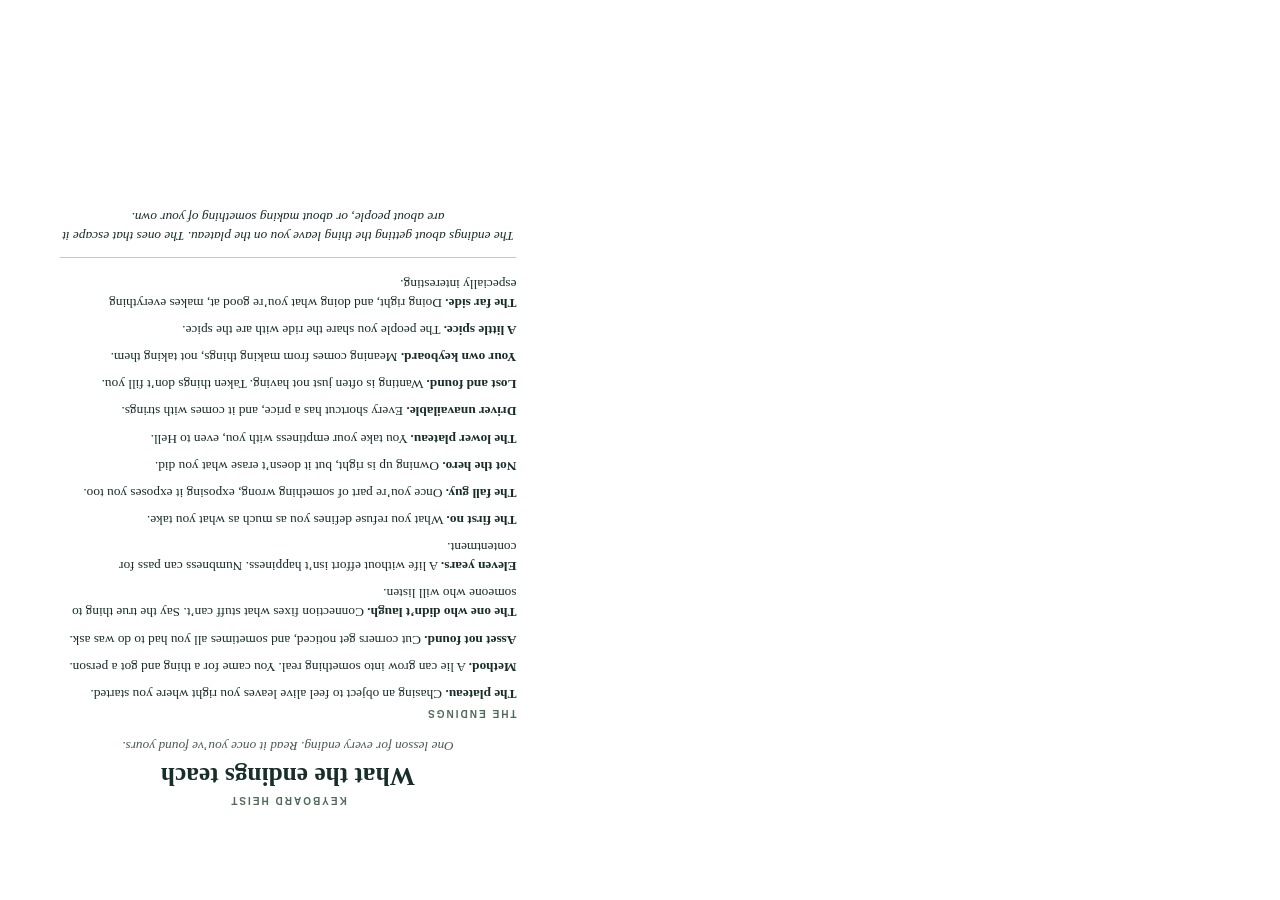
<file: book/endings-lessons.html>
<!doctype html>
<html lang="en">
<head>
<meta charset="utf-8">
<meta name="robots" content="noindex">
<title>Keyboard Heist: what the endings teach</title>
<!-- Source of book/endings-lessons.pdf: one 6x9 page, printed upside down like an answer key, so it can't be read by accident.
     Rebuild from the repo root with headless Chrome (see AGENTS.md):
     "/Applications/Google Chrome.app/Contents/MacOS/Google Chrome" --headless=new --no-pdf-header-footer --print-to-pdf=book/endings-lessons.pdf "file://$PWD/book/endings-lessons.html"
     Every ending in STORY is listed here by its name; update this page whenever an ending is added, renamed or cut. -->
<style>
@page { size: 6in 9in; margin: 0; }
* { box-sizing: border-box; }
html { -webkit-print-color-adjust: exact; print-color-adjust: exact; }
body { margin: 0; color: #182e2b; font: 10pt/1.42 Georgia, serif; background: #fff; }
.page { width: 6in; height: 9in; padding: 0.6in 0.62in; overflow: hidden; transform: rotate(180deg); }
.kicker { margin: 0 0 0.35em; font: bold 7.5pt Arial, Helvetica, sans-serif; letter-spacing: 0.2em; text-transform: uppercase; color: #4f6b58; text-align: center; }
h1 { margin: 0 0 0.25em; font: bold 19pt/1.2 Georgia, serif; text-align: center; }
.note { margin: 0 0 1.3em; font-style: italic; color: #4c5a53; text-align: center; }
h2 { margin: 1.1em 0 0.5em; font: bold 7.5pt Arial, Helvetica, sans-serif; letter-spacing: 0.2em; text-transform: uppercase; color: #4f6b58; }
p { margin: 0 0 0.62em; }
b { font-weight: bold; }
.thread { margin-top: 1.2em; padding-top: 0.9em; border-top: 1px solid #c3cbbf; font-style: italic; text-align: center; }
</style>
</head>
<body>
<div class="page">
<p class="kicker">Keyboard Heist</p>
<h1>What the endings teach</h1>
<p class="note">One lesson for every ending. Read it once you’ve found yours.</p>

<h2>The endings</h2>
<p><b>The plateau.</b> Chasing an object to feel alive leaves you right where you started.</p>
<p><b>Method.</b> A lie can grow into something real. You came for a thing and got a person.</p>
<p><b>Asset not found.</b> Cut corners get noticed, and sometimes all you had to do was ask.</p>
<p><b>The one who didn’t laugh.</b> Connection fixes what stuff can’t. Say the true thing to someone who will listen.</p>
<p><b>Eleven years.</b> A life without effort isn’t happiness. Numbness can pass for contentment.</p>
<p><b>The first no.</b> What you refuse defines you as much as what you take.</p>
<p><b>The fall guy.</b> Once you’re part of something wrong, exposing it exposes you too.</p>
<p><b>Not the hero.</b> Owning up is right, but it doesn’t erase what you did.</p>
<p><b>The lower plateau.</b> You take your emptiness with you, even to Hell.</p>
<p><b>Driver unavailable.</b> Every shortcut has a price, and it comes with strings.</p>
<p><b>Lost and found.</b> Wanting is often just not having. Taken things don’t fill you.</p>
<p><b>Your own keyboard.</b> Meaning comes from making things, not taking them.</p>
<p><b>A little spice.</b> The people you share the ride with are the spice.</p>
<p><b>The far side.</b> Doing right, and doing what you’re good at, makes everything especially interesting.</p>

<p class="thread">The endings about getting the thing leave you on the plateau. The ones that escape it are about people, or about making something of your own.</p>
</div>
</body>
</html>
</file>
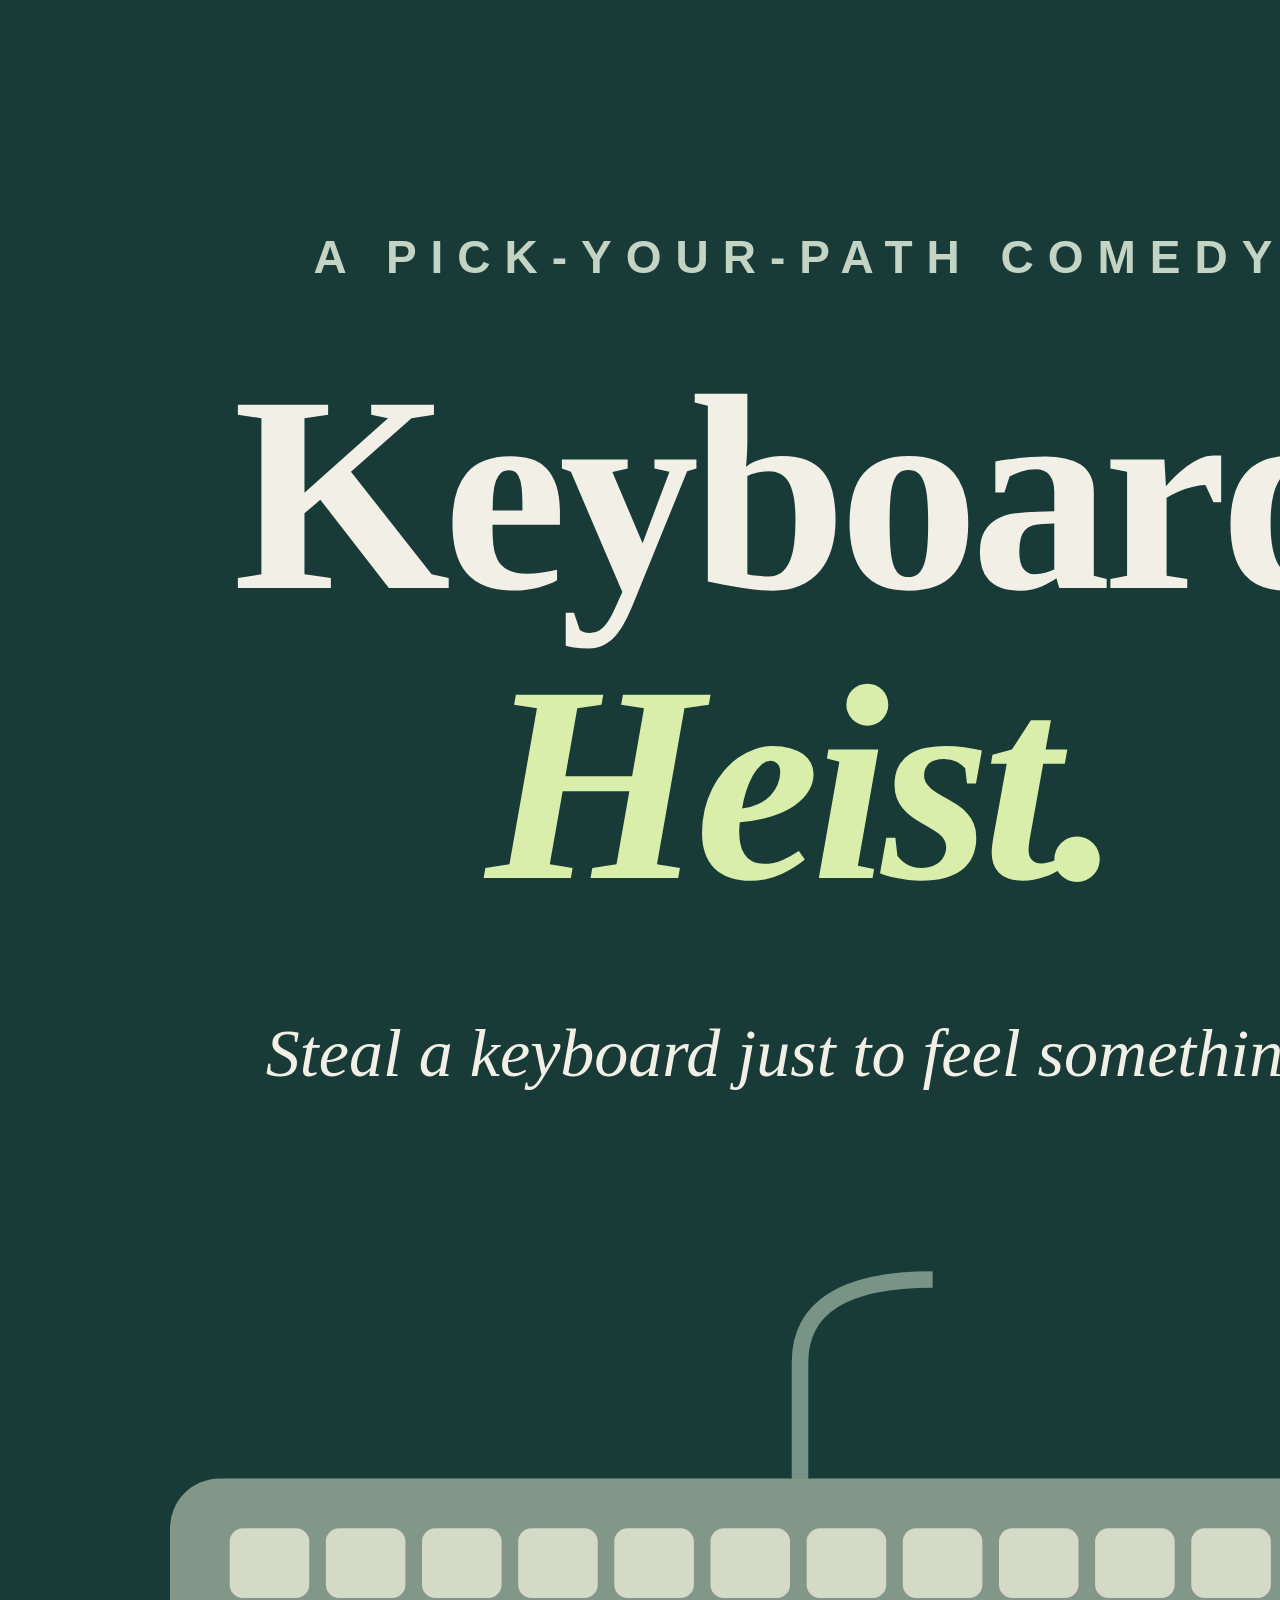
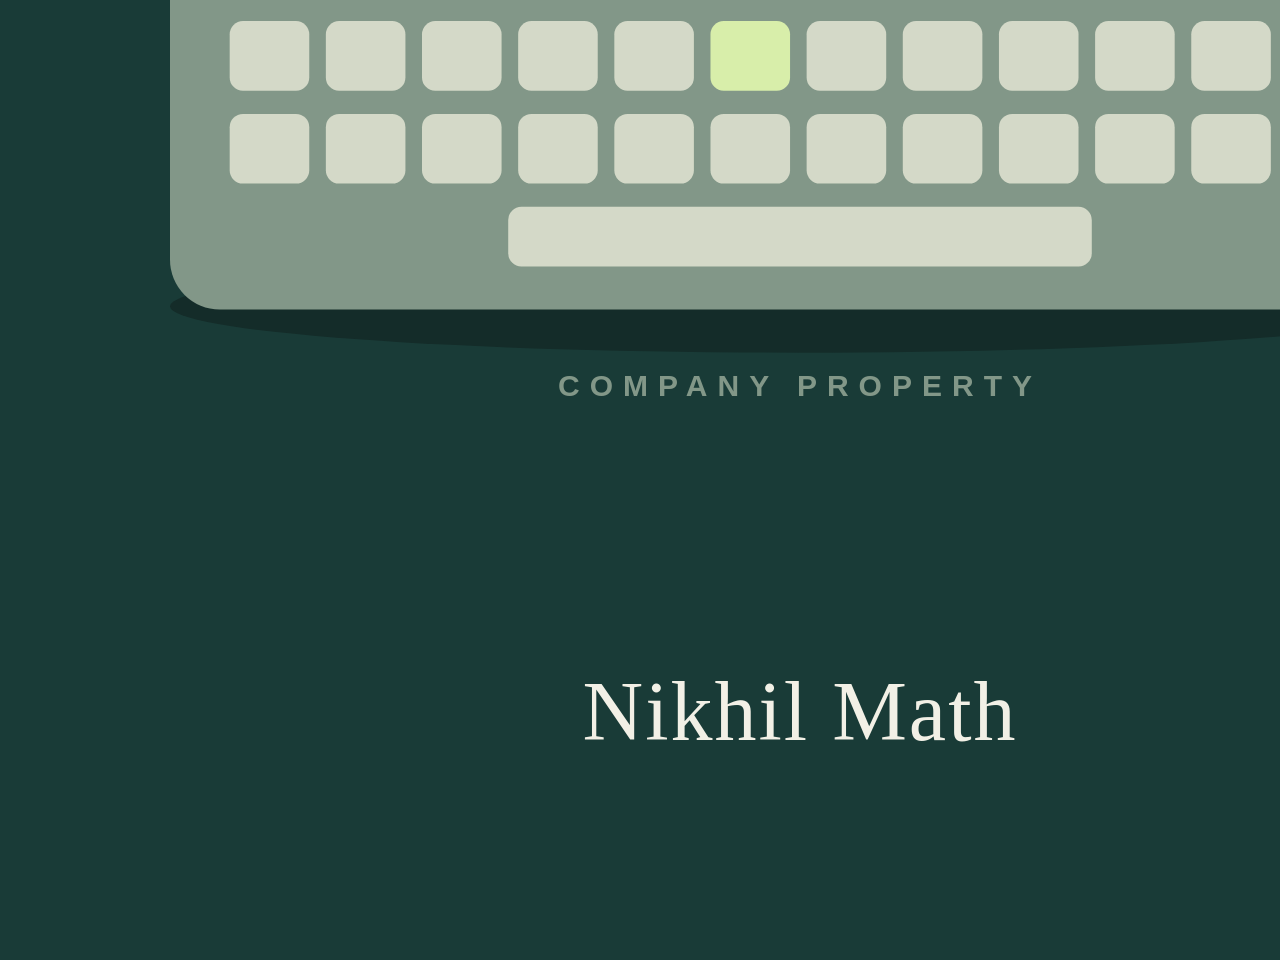
<file: book/kindle-cover.html>
<!doctype html>
<html>
<head>
<meta charset="utf-8">
<style>
  html, body { margin: 0; padding: 0; }
  body {
    width: 1600px;
    height: 2560px;
    overflow: hidden;
    background: #193b37;
    display: flex;
    flex-direction: column;
    align-items: center;
    font-family: Georgia, serif;
    color: #f2f0e6;
  }
  .kicker {
    margin-top: 230px;
    font-family: Arial, Helvetica, sans-serif;
    font-weight: 700;
    font-size: 46px;
    letter-spacing: 14px;
    color: #c4d4c4;
  }
  h1 {
    margin: 70px 0 0;
    font-weight: 700;
    font-size: 280px;
    line-height: 1;
    letter-spacing: -8px;
    text-align: center;
  }
  h1 span { display: block; }
  h1 em { display: block; color: #d8eeaa; margin-top: 10px; }
  .tagline {
    margin-top: 90px;
    font-style: italic;
    font-size: 68px;
    color: #f2f0e6;
  }
  .art {
    margin-top: 170px;
    width: 1260px;
  }
  .art svg { display: block; width: 100%; height: auto; }
  .caption {
    margin-top: 10px;
    font-family: Arial, Helvetica, sans-serif;
    font-weight: 700;
    font-size: 30px;
    letter-spacing: 10px;
    color: #829788;
  }
  .author {
    margin-top: auto;
    margin-bottom: 200px;
    font-size: 84px;
    letter-spacing: 2px;
    color: #f2f0e6;
  }
</style>
</head>
<body>
  <div class="kicker">A PICK-YOUR-PATH COMEDY</div>
  <h1><span>Keyboard</span><em>Heist.</em></h1>
  <div class="tagline">Steal a keyboard just to feel something.</div>
  <div class="art">
    <svg viewBox="50 40 380 210" xmlns="http://www.w3.org/2000/svg"><ellipse cx="240" cy="234" rx="190" ry="14" fill="#142c29"/><path d="M240 110V70q0-25 40-25" fill="none" stroke="#789486" stroke-width="5"/><rect x="50" y="105" width="380" height="130" rx="15" fill="#829788"/><g fill="#d4d9c8"><rect x="68" y="120" width="24" height="21" rx="4"/><rect x="97" y="120" width="24" height="21" rx="4"/><rect x="126" y="120" width="24" height="21" rx="4"/><rect x="155" y="120" width="24" height="21" rx="4"/><rect x="184" y="120" width="24" height="21" rx="4"/><rect x="213" y="120" width="24" height="21" rx="4"/><rect x="242" y="120" width="24" height="21" rx="4"/><rect x="271" y="120" width="24" height="21" rx="4"/><rect x="300" y="120" width="24" height="21" rx="4"/><rect x="329" y="120" width="24" height="21" rx="4"/><rect x="358" y="120" width="24" height="21" rx="4"/><rect x="387" y="120" width="24" height="21" rx="4"/><rect x="68" y="148" width="24" height="21" rx="4"/><rect x="97" y="148" width="24" height="21" rx="4"/><rect x="126" y="148" width="24" height="21" rx="4"/><rect x="155" y="148" width="24" height="21" rx="4"/><rect x="184" y="148" width="24" height="21" rx="4"/><rect x="242" y="148" width="24" height="21" rx="4"/><rect x="271" y="148" width="24" height="21" rx="4"/><rect x="300" y="148" width="24" height="21" rx="4"/><rect x="329" y="148" width="24" height="21" rx="4"/><rect x="358" y="148" width="24" height="21" rx="4"/><rect x="387" y="148" width="24" height="21" rx="4"/><rect x="68" y="176" width="24" height="21" rx="4"/><rect x="97" y="176" width="24" height="21" rx="4"/><rect x="126" y="176" width="24" height="21" rx="4"/><rect x="155" y="176" width="24" height="21" rx="4"/><rect x="184" y="176" width="24" height="21" rx="4"/><rect x="213" y="176" width="24" height="21" rx="4"/><rect x="242" y="176" width="24" height="21" rx="4"/><rect x="271" y="176" width="24" height="21" rx="4"/><rect x="300" y="176" width="24" height="21" rx="4"/><rect x="329" y="176" width="24" height="21" rx="4"/><rect x="358" y="176" width="24" height="21" rx="4"/><rect x="387" y="176" width="24" height="21" rx="4"/><rect x="152" y="204" width="176" height="18" rx="4"/></g><rect x="213" y="148" width="24" height="21" rx="4" fill="#d8eeaa"/></svg>
  </div>
  <div class="caption">COMPANY PROPERTY</div>
  <div class="author">Nikhil Math</div>
</body>
</html>
</file>
<file: styles.css>
:root {
  color-scheme: light;
  --paper: #f4f3ed;
  --ink: #182e2b;
  --muted: #69756e;
  --line: #d8ddd3;
  --accent: #d8eeaa;
}

* { box-sizing: border-box; }

body {
  margin: 0;
  background: var(--paper);
  color: var(--ink);
  font-family: Arial, Helvetica, sans-serif;
}

button { font: inherit; cursor: pointer; }
button:disabled { opacity: .35; cursor: default; }
button:focus-visible,
summary:focus-visible {
  outline: 3px solid #7a9744;
  outline-offset: 5px;
}

/* Layout */
main {
  max-width: 1400px;
  margin: 0 auto;
  padding: 54px 5% 35px;
  display: grid;
  grid-template-columns: minmax(280px, .85fr) minmax(340px, 1fr);
  grid-template-rows: auto 1fr;
  grid-template-areas: "aside reader" "map reader";
  column-gap: 8%;
  row-gap: 0;
}
aside, .reader { min-width: 0; }
aside { grid-area: aside; }
.reader { grid-area: reader; }
#map-box { grid-area: map; }
.reader { padding-top: 6px; }

/* Typography */
h1 {
  font-family: Georgia, serif;
  font-size: clamp(54px, 6vw, 86px);
  font-weight: 400;
  letter-spacing: -4px;
  line-height: 1.02;
  margin: 20px 0;
}
h1 em { font-weight: 400; color: #718264; }
h2 {
  font-family: Georgia, serif;
  font-size: 35px;
  line-height: 1.2;
  font-weight: 400;
  letter-spacing: -.8px;
  margin: 12px 0 24px;
}
.prose {
  font-family: Georgia, serif;
  font-size: 17px;
  line-height: 1.85;
  color: #46554d;
}
.prose p { margin: 0 0 16px; }
/* On a joined page, the old one-option button sits between the two scenes as a beat. */
.prose p.join { margin: 28px 0; text-align: center; font-style: italic; color: var(--muted); }

/* Art panel */
.art {
  position: relative;
  overflow: hidden;
  background: #193b37;
  border-radius: 160px 160px 6px 6px;
  height: 300px;
  margin-top: 30px;
  isolation: isolate;
}
.art svg { height: 100%; width: 100%; display: block; }
.art-caption {
  position: absolute;
  bottom: 20px;
  left: 24px;
  color: #c4d4c4;
  font-size: 9px;
  letter-spacing: 2px;
}

/* Meta / chapter / toolbar */
.meta {
  display: flex;
  justify-content: center;
  gap: 22px;
  flex-wrap: wrap;
  margin-top: 16px;
  font-size: 13px;
  font-weight: 700;
  color: var(--ink);
  letter-spacing: 1.5px;
}
.toolbar {
  display: flex;
  justify-content: space-between;
  align-items: center;
  flex-wrap: wrap;
  gap: 4px 18px;
  margin-bottom: 34px;
}
.text-button {
  border: 0;
  background: none;
  color: var(--muted);
  padding: 8px 0;
  font-size: 12px;
}
.text-button:hover { color: var(--ink); }
.text-button:disabled:hover { color: var(--muted); }
.tools { display: flex; flex-wrap: wrap; justify-content: flex-end; align-items: center; gap: 0 20px; }

/* Scene */
.scene { animation: arrive .35s ease; scroll-margin-top: 20px; }
.decision {
  margin: 30px 0 14px;
  font-size: 10px;
  letter-spacing: 2px;
  color: var(--muted);
  text-transform: uppercase;
}
.decision.finale {
  font-family: Georgia, serif;
  font-size: 46px;
  letter-spacing: -1.5px;
  color: var(--ink);
  text-transform: none;
  margin: 40px 0 26px;
}

/* Choices */
.choices { display: grid; gap: 10px; }
.choice {
  width: 100%;
  display: flex;
  align-items: center;
  gap: 16px;
  text-align: left;
  border: 1px solid var(--line);
  border-radius: 7px;
  padding: 17px;
  background: #fafbf6;
  color: var(--ink);
  transition: background .18s, transform .18s, border-color .18s;
}
.choice:hover {
  background: #eaf0db;
  border-color: #acbd91;
  transform: translateX(3px);
}
.choice.primary { background: var(--accent); border-color: var(--accent); }
.choice.visited { background: var(--accent); border-color: var(--accent); }
.choice.visited .choice-number { border-color: #a9c47a; color: #4f6b2e; }
.visually-hidden {
  position: absolute;
  width: 1px;
  height: 1px;
  padding: 0;
  margin: -1px;
  overflow: hidden;
  clip: rect(0, 0, 0, 0);
  white-space: nowrap;
  border: 0;
}
.choice-number {
  display: grid;
  place-items: center;
  border: 1px solid #d9dfce;
  border-radius: 50%;
  width: 28px;
  height: 28px;
  flex-shrink: 0;
  font-size: 11px;
  color: #7b8967;
}
.choice strong { font-size: 13px; font-weight: 500; display: block; line-height: 1.5; }
.arrow { margin-left: auto; font-size: 19px; }

/* Ticket callout */
.ticket {
  margin: 24px 0;
  padding: 20px;
  border: 1px solid var(--line);
  border-left: 3px solid #789447;
  border-radius: 6px;
  background: #fafbf6;
  font-size: 13px;
  line-height: 1.7;
}
.ticket p { margin: 0 0 8px; }
.ticket p:last-child { margin: 16px 0 0; }

/* Below / journey */
.below {
  margin-top: 23px;
  display: flex;
  align-items: center;
  justify-content: space-between;
  gap: 15px;
}
.save { font-size: 10px; color: var(--muted); }
details {
  margin-top: 25px;
  border-top: 1px solid var(--line);
  padding-top: 16px;
  font-size: 12px;
  color: var(--muted);
}
summary { cursor: pointer; }
ol { padding-left: 20px; line-height: 1.9; }
#found-list, #dead-list { list-style: none; padding-left: 0; margin: 0; line-height: 1.9; }
#found-list li, #dead-list li { color: var(--ink); }
#found-list li::before, #dead-list li::before { content: "\2713"; color: #789447; margin-right: 9px; }
.still-hidden { margin: 6px 0 0; color: var(--muted); }
footer {
  max-width: 1400px;
  margin: 10px auto 0;
  padding: 24px 5% 30px;
  border-top: 1px solid var(--line);
  text-align: center;
  font-size: 12px;
  color: var(--muted);
}
footer a {
  color: var(--muted);
  text-decoration: underline;
  text-decoration-color: var(--line);
  text-underline-offset: 3px;
}
footer a:hover { color: var(--ink); text-decoration-color: currentColor; }
hr {
  border: 0;
  border-top: 1px solid var(--line);
  margin: 22px 0 0;
}
#map-box { margin-top: 18px; }
#dead-box { border-top: 0; margin-top: 10px; padding-top: 0; }
.map-svg { width: 100%; height: auto; display: block; margin: 4px 0 10px; overflow: visible; }
.map-edge { stroke: #c3ccbb; stroke-width: 1; }
.map-edge.map-dim { stroke: #dde2d6; stroke-dasharray: 2 3; }
.map-node { fill: #6d7d70; }
.map-node.map-finale { fill: #6f9b2d; }
.map-node.map-dead { fill: var(--paper); stroke: #8b9a84; stroke-width: 1.5; }
.map-node.map-unseen { fill: #ccd4c5; }
.map-here .kb-halo { fill: #d1d3ce; } /* --ink at 16% on --paper, opaque so map lines stay hidden */
.map-here .kb-body { fill: var(--ink); }
.map-here .kb-key { fill: #d4d9c8; }
.map-here .kb-accent { fill: var(--accent); }
.map-here .pf-halo { fill: #3a1411; }
.map-here .pf-fork { fill: none; stroke: #ff5a3c; stroke-width: 2; stroke-linecap: round; stroke-linejoin: round; }
.map-here .pf-tips { fill: #ff5a3c; }
.map-edge.map-hell { stroke: #dfa59d; }
.map-edge.map-hell.map-dim { stroke: #efd0cb; }
.map-node.map-hell { fill: #b3261e; }
.map-node.map-hell.map-finale { fill: #ff4a2e; }
.map-node.map-hell.map-dead { fill: var(--paper); stroke: #b3261e; }
.map-node.map-hell.map-unseen { fill: #eec6c1; }
.key-hell { display: none; }
.map-here .rk-halo { fill: #cbdaf0; }
.map-here .rk-body { fill: #0f2a4f; }
.map-here .rk-window { fill: #7cc4ff; }
.map-here .rk-fin { fill: #fc3d21; }
.map-here .rk-flame { fill: #ff9f1c; }
.map-edge.map-space { stroke: #a9bfe2; }
.map-edge.map-space.map-dim { stroke: #d2ddef; }
.map-node.map-space { fill: #2257b0; }
.map-node.map-space.map-finale { fill: #2f8cff; }
.map-node.map-space.map-dead { fill: var(--paper); stroke: #2257b0; }
.map-node.map-space.map-unseen { fill: #c5d4ec; }
.key-space { display: none; }
.map-hit { fill: transparent; cursor: pointer; }
.map-hit:focus-visible { outline: 3px solid #7a9744; outline-offset: 2px; }
.map-key { margin: 0; font-size: 11px; line-height: 1.6; color: var(--muted); }
.journey-link {
  border: 0;
  background: none;
  padding: 0;
  font: inherit;
  color: inherit;
  text-align: left;
  text-decoration: underline;
  text-decoration-color: var(--line);
  text-underline-offset: 3px;
  cursor: pointer;
}
.journey-link:hover { color: var(--ink); text-decoration-color: currentColor; }
li[aria-current="step"] { color: var(--ink); font-weight: 600; }
noscript { display: block; padding: 30px; }

/* Hell (user's direction): from "Keep running." on, the page goes black.
   html.hell is toggled by updateTheme() in index.html. */
body { transition: background-color .6s ease, color .6s ease; }
html.hell {
  color-scheme: dark;
  --paper: #0b0b0b;
  --ink: #f2e8e5;
  --muted: #a3928e;
  --line: #2f2523;
  --accent: #6e1d16;
}
.hell h1 em { color: #e8432d; }
.hell .prose { color: #d9ccc8; }
.hell .art { background: #1c0c0b; }
.hell .art-caption { color: #b9a19b; }
.hell .choice { background: #161111; }
.hell .choice:hover { background: #2a1513; border-color: #8a2a20; }
.hell .choice-number { border-color: #4a3431; color: #c09690; }
.hell .choice.visited .choice-number { border-color: #b8463a; color: #ffd9d2; }
.hell .ticket { background: #161111; border-left-color: #b8463a; }
.hell #found-list li::before,
.hell #dead-list li::before { color: #e8432d; }
.hell button:focus-visible,
.hell summary:focus-visible,
.hell .map-hit:focus-visible { outline-color: #e8432d; }
.hell .map-edge { stroke: #3b403c; }
.hell .map-edge.map-dim { stroke: #2a2e2b; }
.hell .map-node.map-unseen { fill: #353a36; }
.hell .map-edge.map-hell { stroke: #7a2a22; }
.hell .map-edge.map-hell.map-dim { stroke: #43201c; }
.hell .map-node.map-hell.map-unseen { fill: #4e211d; }
.hell .map-edge.map-space { stroke: #24406e; }
.hell .map-edge.map-space.map-dim { stroke: #182a47; }
.hell .map-node.map-space.map-unseen { fill: #1b3256; }
/* Hell's stamps (user's direction): each Hell choice is stamped SIN or VIRTUE,
   and "Your record" under the title shows the stamps you have collected. */
.stamp {
  display: inline-block;
  border: 1.5px solid currentColor;
  border-radius: 3px;
  padding: 1px 6px;
  margin-bottom: 5px;
  font-size: 10px;
  font-weight: 600;
  letter-spacing: .14em;
  line-height: 1.5;
  text-transform: uppercase;
  transform: rotate(-3deg);
}
.stamp-sin { color: #b3261e; }
.stamp-virtue { color: var(--ink); }
.hell .stamp-sin { color: #ff5a3c; }
.record { display: flex; flex-wrap: wrap; align-items: center; gap: 8px 12px; margin: -6px 0 22px; }
.record-label { color: var(--muted); font-size: 11px; letter-spacing: .14em; text-transform: uppercase; }
.record-slots { display: flex; flex-wrap: wrap; gap: 8px; }
.record-slot {
  display: grid;
  place-items: center;
  min-width: 58px;
  height: 22px;
  margin: 0;
  border: 1.5px dashed var(--line);
  border-radius: 3px;
}
.record-slot.stamp { border-style: solid; padding: 0 6px; }
.record-slot:nth-child(even).stamp { transform: rotate(2deg); }
/* Earlier stamps are buttons that jump back to that branch. */
button.record-slot { background: transparent; font-family: inherit; cursor: pointer; transition: background .18s; }
button.record-slot:hover { background: rgba(255, 90, 60, .14); }
.hell .key-earth { display: none; }
.hell .key-hell { display: inline; }

/* Space (user's direction): after Long distance, the page goes light NASA blue
   with navy text (the user found white on navy hard to read). The drawings keep
   their dark navy panels, the way the cream page keeps dark green ones.
   html.space is toggled by updateTheme() in index.html. */
html.space {
  --paper: #e6f0fb;
  --ink: #0f2a4f;
  --muted: #566c8c;
  --line: #c3d4ea;
  --accent: #bfdcff;
}
.space h1 em { color: #2f6fd0; }
.space .prose { color: #2f4566; }
.space .art { background: #0f2140; }
.space .choice { background: #f4f8fd; }
.space .choice:hover { background: #d6e7fb; border-color: #8fb3e3; }
/* Explored choices get the light blue accent, like the lime ones on the cream page. */
.space .choice.primary,
.space .choice.visited { background: var(--accent); border-color: var(--accent); }
.space .choice-number { border-color: #c3d4ea; color: #4f6f9c; }
.space .choice.visited .choice-number { border-color: #7fb0ec; color: #1d4a94; }
.space .ticket { background: #f4f8fd; border-left-color: #3d78c9; }
.space #found-list li::before,
.space #dead-list li::before { color: #2f6fd0; }
.space button:focus-visible,
.space summary:focus-visible,
.space .map-hit:focus-visible { outline-color: #2f6fd0; }
.space .map-edge { stroke: #bccbe0; }
.space .map-edge.map-dim { stroke: #d3dfee; }
.space .map-node.map-unseen { fill: #c2d0e3; }
.space .map-node.map-space.map-unseen { fill: #b4c7e6; }
.space .key-earth { display: none; }
.space .key-space { display: inline; }

/* Motion */
@keyframes arrive {
  from { opacity: 0; transform: translateY(7px); }
  to   { opacity: 1; transform: translateY(0); }
}
/* Scene vignettes (phone only, pilot scenes): small looping drawings that
   stand in for the title and cover art once the player is past scene 1. */
@keyframes type-bounce {
  0%, 100% { transform: translateY(0); }
  50%      { transform: translateY(6px); }
}
.vignette .hand-left  { animation: type-bounce .9s ease-in-out infinite; transform-origin: center; }
.vignette .hand-right { animation: type-bounce .9s ease-in-out infinite .45s; transform-origin: center; }
@keyframes key-pulse {
  0%, 100% { opacity: .55; }
  50%      { opacity: 1; }
}
.vignette .key-glow { animation: key-pulse 1.6s ease-in-out infinite; }
@keyframes spin {
  to { transform: rotate(360deg); }
}
.vignette .restart-icon { animation: spin 2.4s linear infinite; transform-origin: 235px 88px; }
@keyframes scan {
  0%, 100% { transform: scaleX(0); }
  50%      { transform: scaleX(1); }
}
.vignette .loadbar { animation: scan 2.2s ease-in-out infinite; transform-origin: left; }
@keyframes float {
  0%, 100% { transform: translateY(0); }
  50%      { transform: translateY(-8px); }
}
.vignette .float { animation: float 2.4s ease-in-out infinite; }
@keyframes blink {
  0%, 49%   { opacity: 1; }
  50%, 100% { opacity: .15; }
}
.vignette .blink { animation: blink 1.6s step-end infinite; }
@keyframes wave {
  0%, 100% { transform: rotate(-6deg); }
  50%      { transform: rotate(6deg); }
}
.vignette .wave { animation: wave 2s ease-in-out infinite; transform-origin: bottom center; }
@keyframes shake {
  0%, 100% { transform: translateX(0); }
  25%      { transform: translateX(-3px); }
  75%      { transform: translateX(3px); }
}
.vignette .shake { animation: shake .5s ease-in-out infinite; }
@keyframes sweep {
  0%, 100% { transform: translateY(0); }
  50%      { transform: translateY(60px); }
}
.vignette .sweep { animation: sweep 2.2s ease-in-out infinite; }
@media (prefers-reduced-motion: reduce) {
  * { animation: none !important; transition: none !important; }
}

/* Responsive */
@media (max-width: 760px) {
  main { display: block; padding: 30px 6%; }
  h1 { font-size: 60px; }
  .art { height: 190px; border-radius: 100px 100px 6px 6px; margin-top: 20px; }
  #map-box { margin-bottom: 35px; }
  .toolbar { margin-bottom: 22px; }
  .tools { justify-content: flex-start; }
  h2 { font-size: 30px; }
}
</file>
